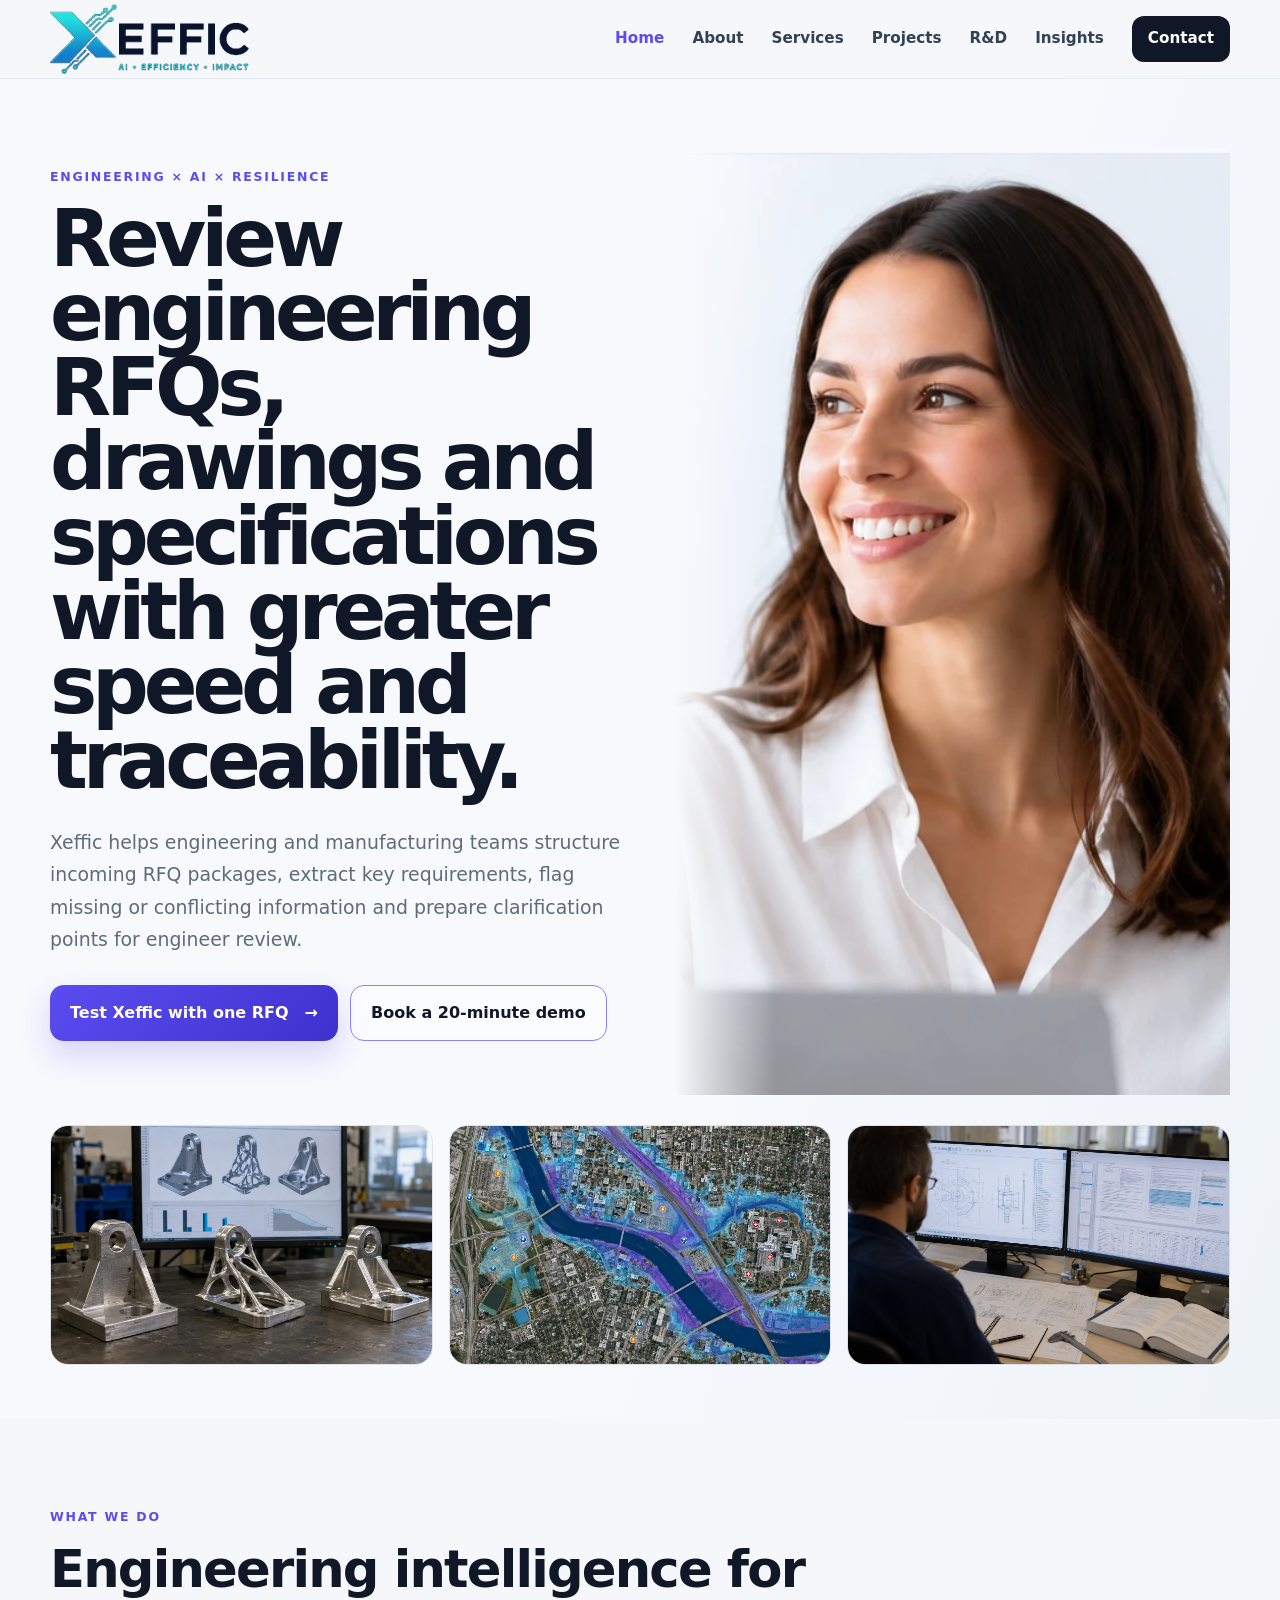
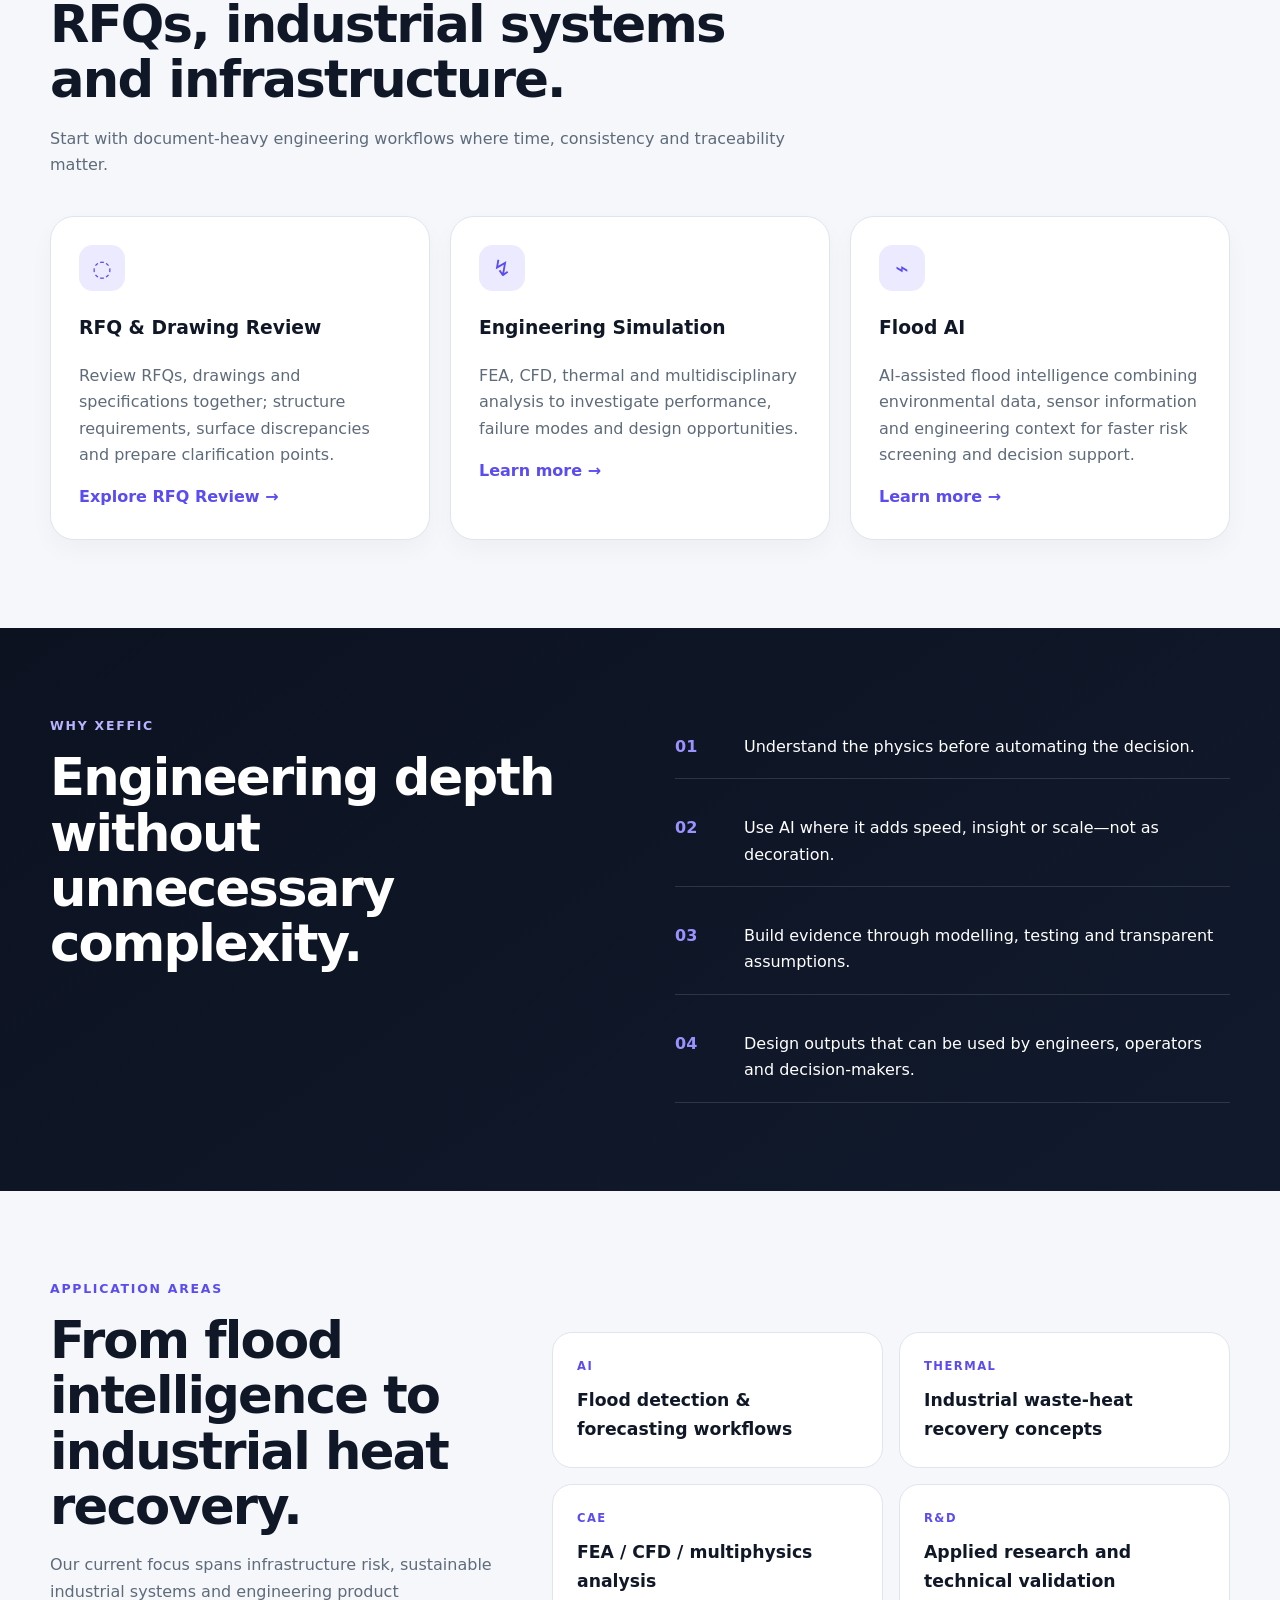
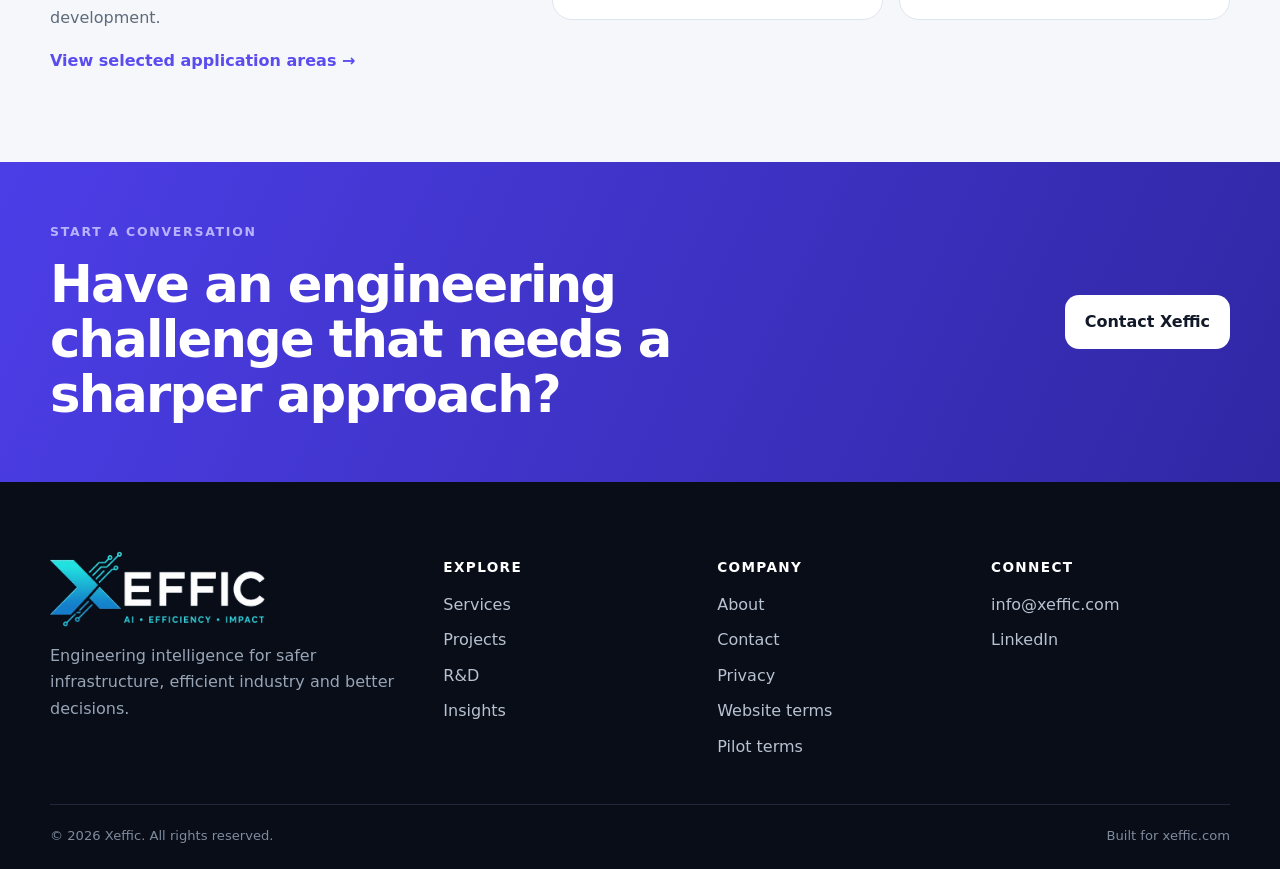
<file: index.html>
<!DOCTYPE html>

<html lang="en">
<head>
<meta charset="utf-8"/>
<meta content="width=device-width, initial-scale=1" name="viewport"/>
<title>Engineering RFQ Review &amp; Manufacturing AI | Xeffic</title>
<meta content="Xeffic helps engineering and manufacturing teams review RFQs, drawings and specifications, identify missing or conflicting information, prepare clarifications and accelerate quotation workflows." name="description"/>
<meta content="index,follow" name="robots"/>
<link href="https://xeffic.com/" rel="canonical"/>
<meta content="Engineering RFQ Review &amp; Manufacturing AI | Xeffic" property="og:title"/>
<meta content="Xeffic helps engineering and manufacturing teams review RFQs, drawings and specifications, identify missing or conflicting information, prepare clarifications and accelerate quotation workflows." property="og:description"/>
<meta content="website" property="og:type"/>
<meta content="https://xeffic.com/" property="og:url"/>
<meta content="Xeffic" property="og:site_name"/>
<meta content="website" property="og:type"/>
<meta content="https://xeffic.com/" property="og:url"/>
<meta content="Xeffic" property="og:site_name"/>
<meta content="https://xeffic.com/assets/img/xeffic-logo-dark.png" property="og:image"/>
<meta content="https://xeffic.com/assets/img/xeffic-logo-dark.png" property="og:image:secure_url"/>
<meta content="image/png" property="og:image:type"/>
<meta content="Xeffic logo" property="og:image:alt"/>
<meta content="summary_large_image" name="twitter:card"/>
<meta content="https://xeffic.com/assets/img/xeffic-logo-dark.png" name="twitter:image"/>
<meta content="summary_large_image" name="twitter:card"/>
<link href="assets/img/favicon.png" rel="icon" type="image/png"/>
<link href="assets/css/styles.css" rel="stylesheet"/>
<script defer="" src="assets/js/main.js"></script>
<script type="application/ld+json">
  {
    "@context":"https://schema.org",
    "@type":"Organization",
    "name":"Xeffic",
    "url":"https://xeffic.com",
    "email":"hello@xeffic.com",
    "description":"Engineering intelligence focused on Flood AI, industrial efficiency, simulation and sustainable technology."
  }
  </script>
<script defer="True" src="assets/js/cms-content.js"></script></head>
<body data-cms-page="home">
<a class="skip-link" href="#content">Skip to content</a>
<header class="site-header">
<div class="container nav-wrap">
<a aria-label="Xeffic home" class="brand brand-logo" href="index.html">
<img alt="Xeffic – AI, Efficiency, Impact" src="assets/img/xeffic-logo-light.png"/>
</a>
<button aria-controls="main-nav" aria-expanded="false" aria-label="Open menu" class="menu-toggle">
<span></span><span></span><span></span>
</button>
<nav aria-label="Primary" class="main-nav" id="main-nav">
<a href="index.html">Home</a>
<a href="about.html">About</a>
<a href="services.html">Services</a>
<a href="projects.html">Projects</a>
<a href="research.html">R&amp;D</a>
<a href="insights.html">Insights</a>
<a class="nav-cta" href="contact.html">Contact</a>
</nav>
</div>
</header>
<main id="content">
<section class="hero hero-photo-layout" data-cms-section="hero">
<div class="container hero-grid">
<div class="hero-copy reveal">
<div class="eyebrow">ENGINEERING × AI × RESILIENCE</div>
<h1>Review engineering RFQs, drawings and specifications with greater speed and traceability.</h1>
<p class="hero-lead">Xeffic helps engineering and manufacturing teams review RFQs, drawings and specifications, identify missing or conflicting information, prepare clarifications and accelerate quotation workflows.</p>
<div class="hero-actions">
<a class="btn btn-primary" href="rfq-review.html">Test Xeffic with one RFQ <span aria-hidden="true">→</span></a>
<a class="btn btn-secondary" href="contact.html">Book a 20-minute demo</a>
</div>
</div>
<div class="hero-photo reveal delay-1">
<img alt="Engineering professional working with a laptop and looking toward the Xeffic message" data-cms-primary-image="true" src="assets/img/hero-woman.webp"/>
</div>
</div>
</section>
<section class="section" data-cms-section="what-we-do">
<div class="container">
<div class="section-head reveal">
<div class="eyebrow">WHAT WE DO</div>
<h2>Engineering intelligence for RFQs, industrial systems and infrastructure.</h2>
<p>Start with document-heavy engineering workflows where time, consistency and traceability matter.</p>
</div>
<div class="cards cards-3">
<article class="card feature-card reveal" data-cms-card="what-we-do-card-1">
<div class="icon">◌</div>
<h3>RFQ &amp; Drawing Review</h3>
<p>Review RFQs, drawings and specifications together; structure requirements, surface discrepancies and prepare clarification points.</p>
<a href="rfq-review.html">Explore RFQ Review →</a>
</article>
<article class="card feature-card reveal delay-1" data-cms-card="what-we-do-card-2">
<div class="icon">↯</div>
<h3>Industrial Energy</h3>
<p>Waste-heat recovery, thermal systems, feasibility assessment and performance modelling for energy-intensive industrial processes.</p>
<a href="services.html#energy">Learn more →</a>
</article>
<article class="card feature-card reveal delay-2" data-cms-card="what-we-do-card-3">
<div class="icon">⌁</div>
<h3>Engineering Simulation</h3>
<p>FEA, CFD, thermal and multidisciplinary analysis to investigate performance, failure modes and design opportunities.</p>
<a href="services.html#simulation">Learn more →</a>
</article>
</div>
</div>
</section>
<section class="section section-dark" data-cms-section="engineering-depth-without-unnecessary-complexity">
<div class="container split">
<div class="reveal">
<div class="eyebrow light">WHY XEFFIC</div>
<h2>Engineering depth without unnecessary complexity.</h2>
</div>
<div class="principles reveal delay-1">
<div data-cms-item="engineering-depth-without-unnecessary-complexity-item-1"><strong>01</strong><span>Understand the physics before automating the decision.</span></div>
<div data-cms-item="engineering-depth-without-unnecessary-complexity-item-2"><strong>02</strong><span>Use AI where it adds speed, insight or scale—not as decoration.</span></div>
<div data-cms-item="engineering-depth-without-unnecessary-complexity-item-3"><strong>03</strong><span>Build evidence through modelling, testing and transparent assumptions.</span></div>
<div data-cms-item="engineering-depth-without-unnecessary-complexity-item-4"><strong>04</strong><span>Design outputs that can be used by engineers, operators and decision-makers.</span></div>
</div>
</div>
</section>
<section class="section" data-cms-section="from-flood-intelligence-to-industrial-heat-recov">
<div class="container project-highlight">
<div class="reveal">
<div class="eyebrow">APPLICATION AREAS</div>
<h2>From flood intelligence to industrial heat recovery.</h2>
<p>Our current focus spans infrastructure risk, sustainable industrial systems and engineering product development.</p>
<a class="text-link" href="projects.html">View selected application areas →</a>
</div>
<div class="metric-grid reveal delay-1">
<div class="metric" data-cms-item="from-flood-intelligence-to-industrial-heat-recov-item-1"><span>AI</span><strong>Flood detection &amp; forecasting workflows</strong></div>
<div class="metric" data-cms-item="from-flood-intelligence-to-industrial-heat-recov-item-2"><span>THERMAL</span><strong>Industrial waste-heat recovery concepts</strong></div>
<div class="metric" data-cms-item="from-flood-intelligence-to-industrial-heat-recov-item-3"><span>CAE</span><strong>FEA / CFD / multiphysics analysis</strong></div>
<div class="metric" data-cms-item="from-flood-intelligence-to-industrial-heat-recov-item-4"><span>R&amp;D</span><strong>Applied research and technical validation</strong></div>
</div>
</div>
</section>
<section class="cta-band" data-cms-section="cta">
<div class="container cta-wrap reveal">
<div>
<div class="eyebrow light">START A CONVERSATION</div>
<h2>Have an engineering challenge that needs a sharper approach?</h2>
</div>
<a class="btn btn-light" href="contact.html">Contact Xeffic</a>
</div>
</section>
</main>
<footer class="site-footer">
<div class="container footer-grid">
<div>
<a class="brand footer-brand brand-logo" href="index.html"><img alt="Xeffic – AI, Efficiency, Impact" src="assets/img/xeffic-logo-dark.png"/></a>
<p>Engineering intelligence for safer infrastructure, efficient industry and better decisions.</p>
</div>
<div>
<h3>Explore</h3>
<a href="services.html">Services</a>
<a href="projects.html">Projects</a>
<a href="research.html">R&amp;D</a>
<a href="insights.html">Insights</a>
</div>
<div>
<h3>Company</h3>
<a href="about.html">About</a>
<a href="contact.html">Contact</a>
<a href="privacy.html">Privacy</a>
<a href="terms.html">Website terms</a>
<a href="pilot-terms.html">Pilot terms</a>
</div>
<div>
<h3>Connect</h3>
<a href="mailto:hello@xeffic.com">hello@xeffic.com</a>
<a href="https://www.linkedin.com/" rel="noopener" target="_blank">LinkedIn</a>
</div>
</div>
<div class="container footer-bottom">
<span>© <span id="year"></span> Xeffic. All rights reserved.</span>
<span>Built for xeffic.com</span>
</div>
</footer>
</body>
</html>
</file>
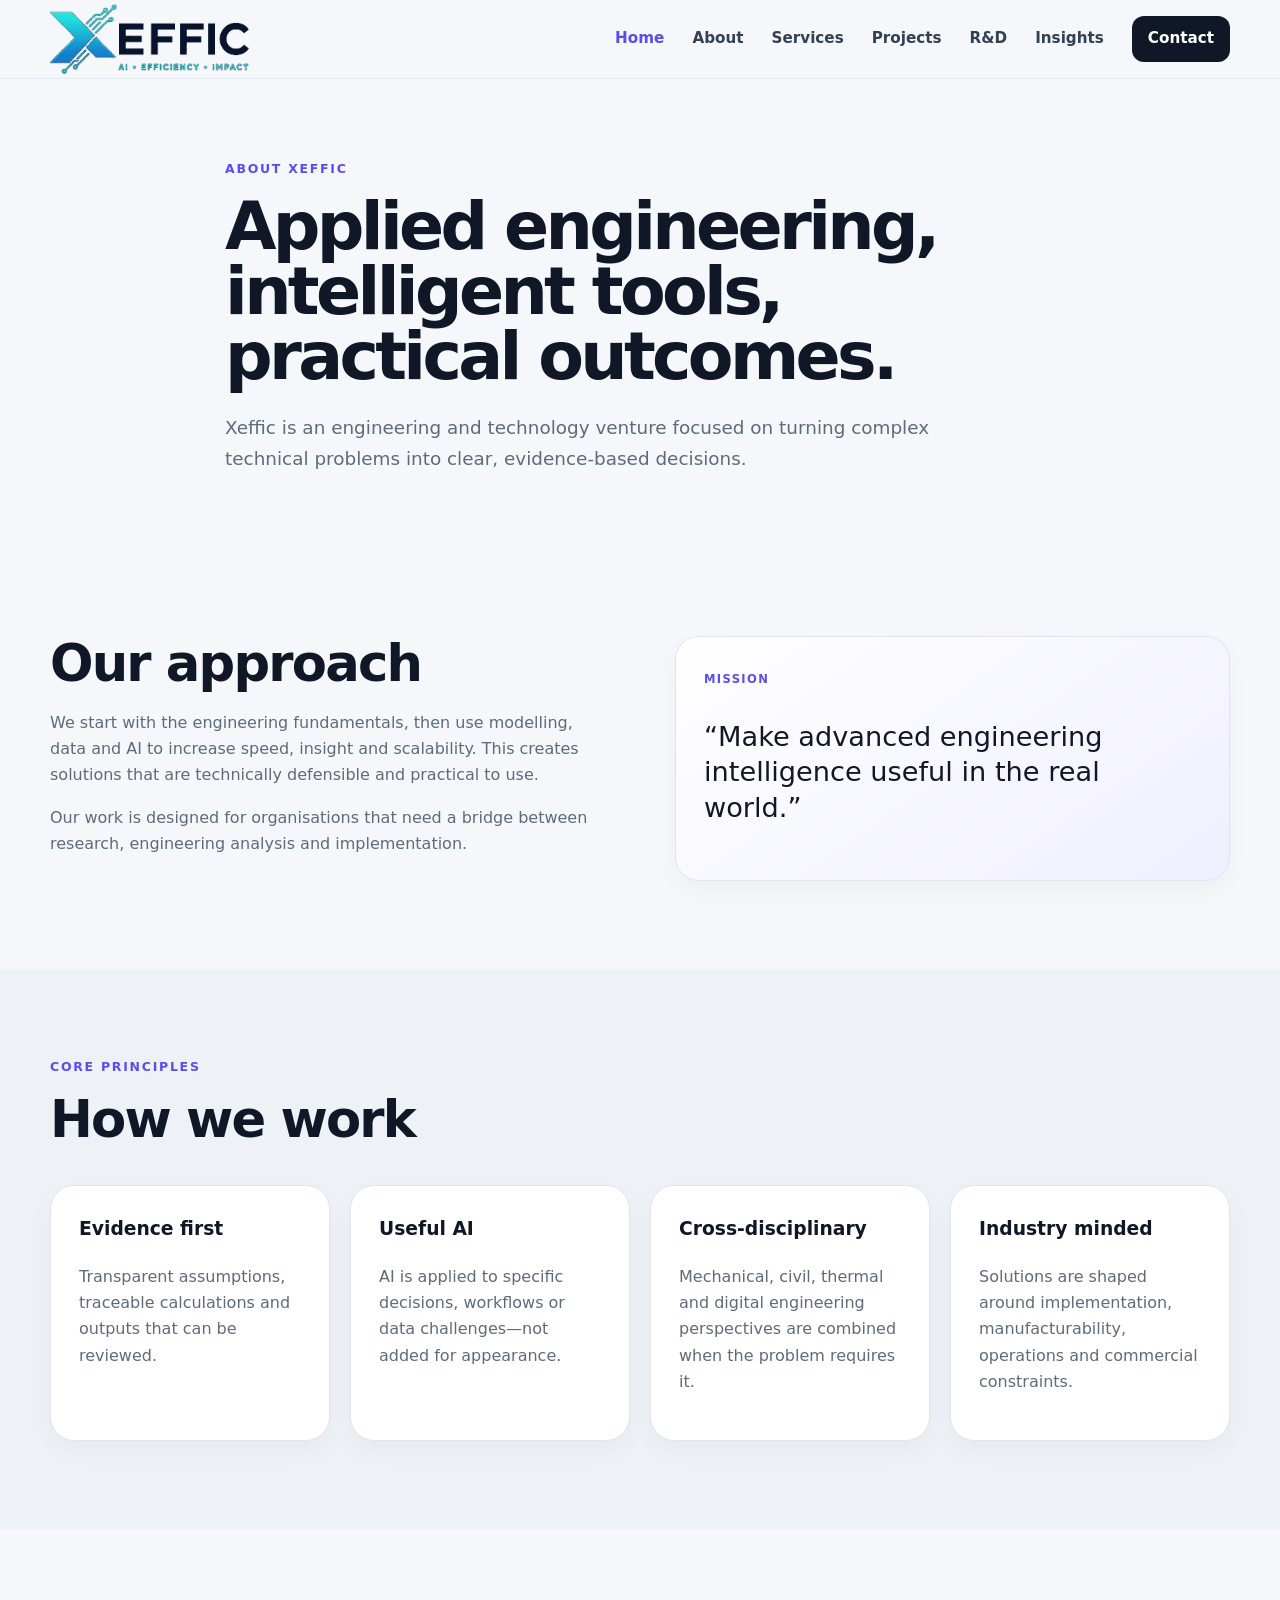
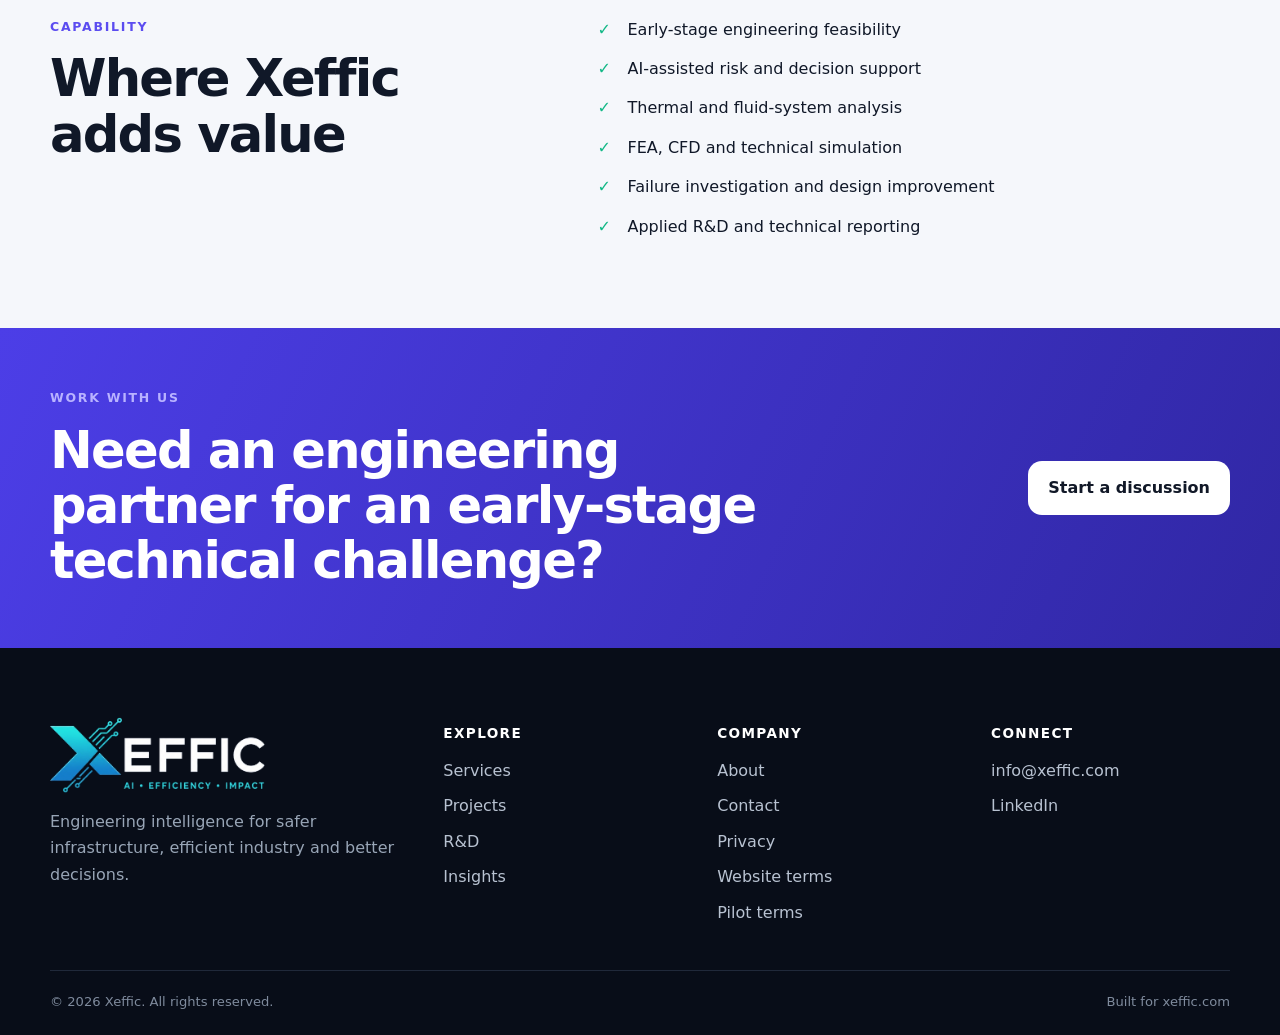
<file: about.html>
<!DOCTYPE html>

<html lang="en">
<head>
<meta charset="utf-8"/>
<meta content="width=device-width, initial-scale=1" name="viewport"/>
<title>About Xeffic | Applied Engineering &amp; AI</title>
<meta content="Learn about Xeffic's approach to applied engineering, useful AI, simulation and industry-focused R&amp;D." name="description"/>
<meta content="index,follow" name="robots"/>
<link href="https://xeffic.com/about.html" rel="canonical"/>
<meta content="About Xeffic | Applied Engineering &amp; AI" property="og:title"/>
<meta content="Learn about Xeffic's approach to applied engineering, useful AI, simulation and industry-focused R&amp;D." property="og:description"/>
<meta content="website" property="og:type"/>
<meta content="https://xeffic.com/about.html" property="og:url"/>
<meta content="Xeffic" property="og:site_name"/>
<meta content="summary_large_image" name="twitter:card"/>
<link href="assets/img/favicon.png" rel="icon" type="image/png"/>
<link href="assets/css/styles.css" rel="stylesheet"/>
<script defer="" src="assets/js/main.js"></script>
<script type="application/ld+json">
  {
    "@context":"https://schema.org",
    "@type":"Organization",
    "name":"Xeffic",
    "url":"https://xeffic.com",
    "email":"hello@xeffic.com",
    "description":"Engineering intelligence focused on Flood AI, industrial efficiency, simulation and sustainable technology."
  }
  </script>
<script defer="True" src="assets/js/cms-content.js"></script></head>
<body data-cms-page="about">
<a class="skip-link" href="#content">Skip to content</a>
<header class="site-header">
<div class="container nav-wrap">
<a aria-label="Xeffic home" class="brand brand-logo" href="index.html">
<img alt="Xeffic – AI, Efficiency, Impact" src="assets/img/xeffic-logo-light.png"/>
</a>
<button aria-controls="main-nav" aria-expanded="false" aria-label="Open menu" class="menu-toggle">
<span></span><span></span><span></span>
</button>
<nav aria-label="Primary" class="main-nav" id="main-nav">
<a href="index.html">Home</a>
<a href="about.html">About</a>
<a href="services.html">Services</a>
<a href="projects.html">Projects</a>
<a href="research.html">R&amp;D</a>
<a href="insights.html">Insights</a>
<a class="nav-cta" href="contact.html">Contact</a>
</nav>
</div>
</header>
<main id="content">
<section class="page-hero" data-cms-section="hero">
<div class="container narrow reveal">
<div class="eyebrow">ABOUT XEFFIC</div>
<h1>Applied engineering, intelligent tools, practical outcomes.</h1>
<p>Xeffic is an engineering and technology venture focused on turning complex technical problems into clear, evidence-based decisions.</p>
</div>
</section>
<section class="section" data-cms-section="our-approach">
<div class="container split">
<div class="reveal">
<h2>Our approach</h2>
<p>We start with the engineering fundamentals, then use modelling, data and AI to increase speed, insight and scalability. This creates solutions that are technically defensible and practical to use.</p>
<p>Our work is designed for organisations that need a bridge between research, engineering analysis and implementation.</p>
</div>
<div class="card statement-card reveal delay-1">
<span class="kicker">MISSION</span>
<p class="big-quote">“Make advanced engineering intelligence useful in the real world.”</p>
</div>
</div>
</section>
<section class="section section-soft" data-cms-section="core-principles">
<div class="container">
<div class="section-head reveal">
<div class="eyebrow">CORE PRINCIPLES</div>
<h2>How we work</h2>
</div>
<div class="cards cards-4">
<article class="card reveal" data-cms-card="core-principles-card-1"><h3>Evidence first</h3><p>Transparent assumptions, traceable calculations and outputs that can be reviewed.</p></article>
<article class="card reveal delay-1" data-cms-card="core-principles-card-2"><h3>Useful AI</h3><p>AI is applied to specific decisions, workflows or data challenges—not added for appearance.</p></article>
<article class="card reveal delay-2" data-cms-card="core-principles-card-3"><h3>Cross-disciplinary</h3><p>Mechanical, civil, thermal and digital engineering perspectives are combined when the problem requires it.</p></article>
<article class="card reveal delay-3" data-cms-card="core-principles-card-4"><h3>Industry minded</h3><p>Solutions are shaped around implementation, manufacturability, operations and commercial constraints.</p></article>
</div>
</div>
</section>
<section class="section" data-cms-section="where-xeffic-adds-value">
<div class="container two-col-list">
<div class="reveal">
<div class="eyebrow">CAPABILITY</div>
<h2>Where Xeffic adds value</h2>
</div>
<ul class="check-list reveal delay-1">
<li>Early-stage engineering feasibility</li>
<li>AI-assisted risk and decision support</li>
<li>Thermal and fluid-system analysis</li>
<li>FEA, CFD and technical simulation</li>
<li>Failure investigation and design improvement</li>
<li>Applied R&amp;D and technical reporting</li>
</ul>
</div>
</section>
<section class="cta-band" data-cms-section="cta">
<div class="container cta-wrap reveal">
<div><div class="eyebrow light">WORK WITH US</div><h2>Need an engineering partner for an early-stage technical challenge?</h2></div>
<a class="btn btn-light" href="contact.html">Start a discussion</a>
</div>
</section>
</main>
<footer class="site-footer">
<div class="container footer-grid">
<div>
<a class="brand footer-brand brand-logo" href="index.html"><img alt="Xeffic – AI, Efficiency, Impact" src="assets/img/xeffic-logo-dark.png"/></a>
<p>Engineering intelligence for safer infrastructure, efficient industry and better decisions.</p>
</div>
<div>
<h3>Explore</h3>
<a href="services.html">Services</a>
<a href="projects.html">Projects</a>
<a href="research.html">R&amp;D</a>
<a href="insights.html">Insights</a>
</div>
<div>
<h3>Company</h3>
<a href="about.html">About</a>
<a href="contact.html">Contact</a>
<a href="privacy.html">Privacy</a>
<a href="terms.html">Website terms</a>
<a href="pilot-terms.html">Pilot terms</a>
</div>
<div>
<h3>Connect</h3>
<a href="mailto:hello@xeffic.com">hello@xeffic.com</a>
<a href="https://www.linkedin.com/" rel="noopener" target="_blank">LinkedIn</a>
</div>
</div>
<div class="container footer-bottom">
<span>© <span id="year"></span> Xeffic. All rights reserved.</span>
<span>Built for xeffic.com</span>
</div>
</footer>
</body>
</html>
</file>
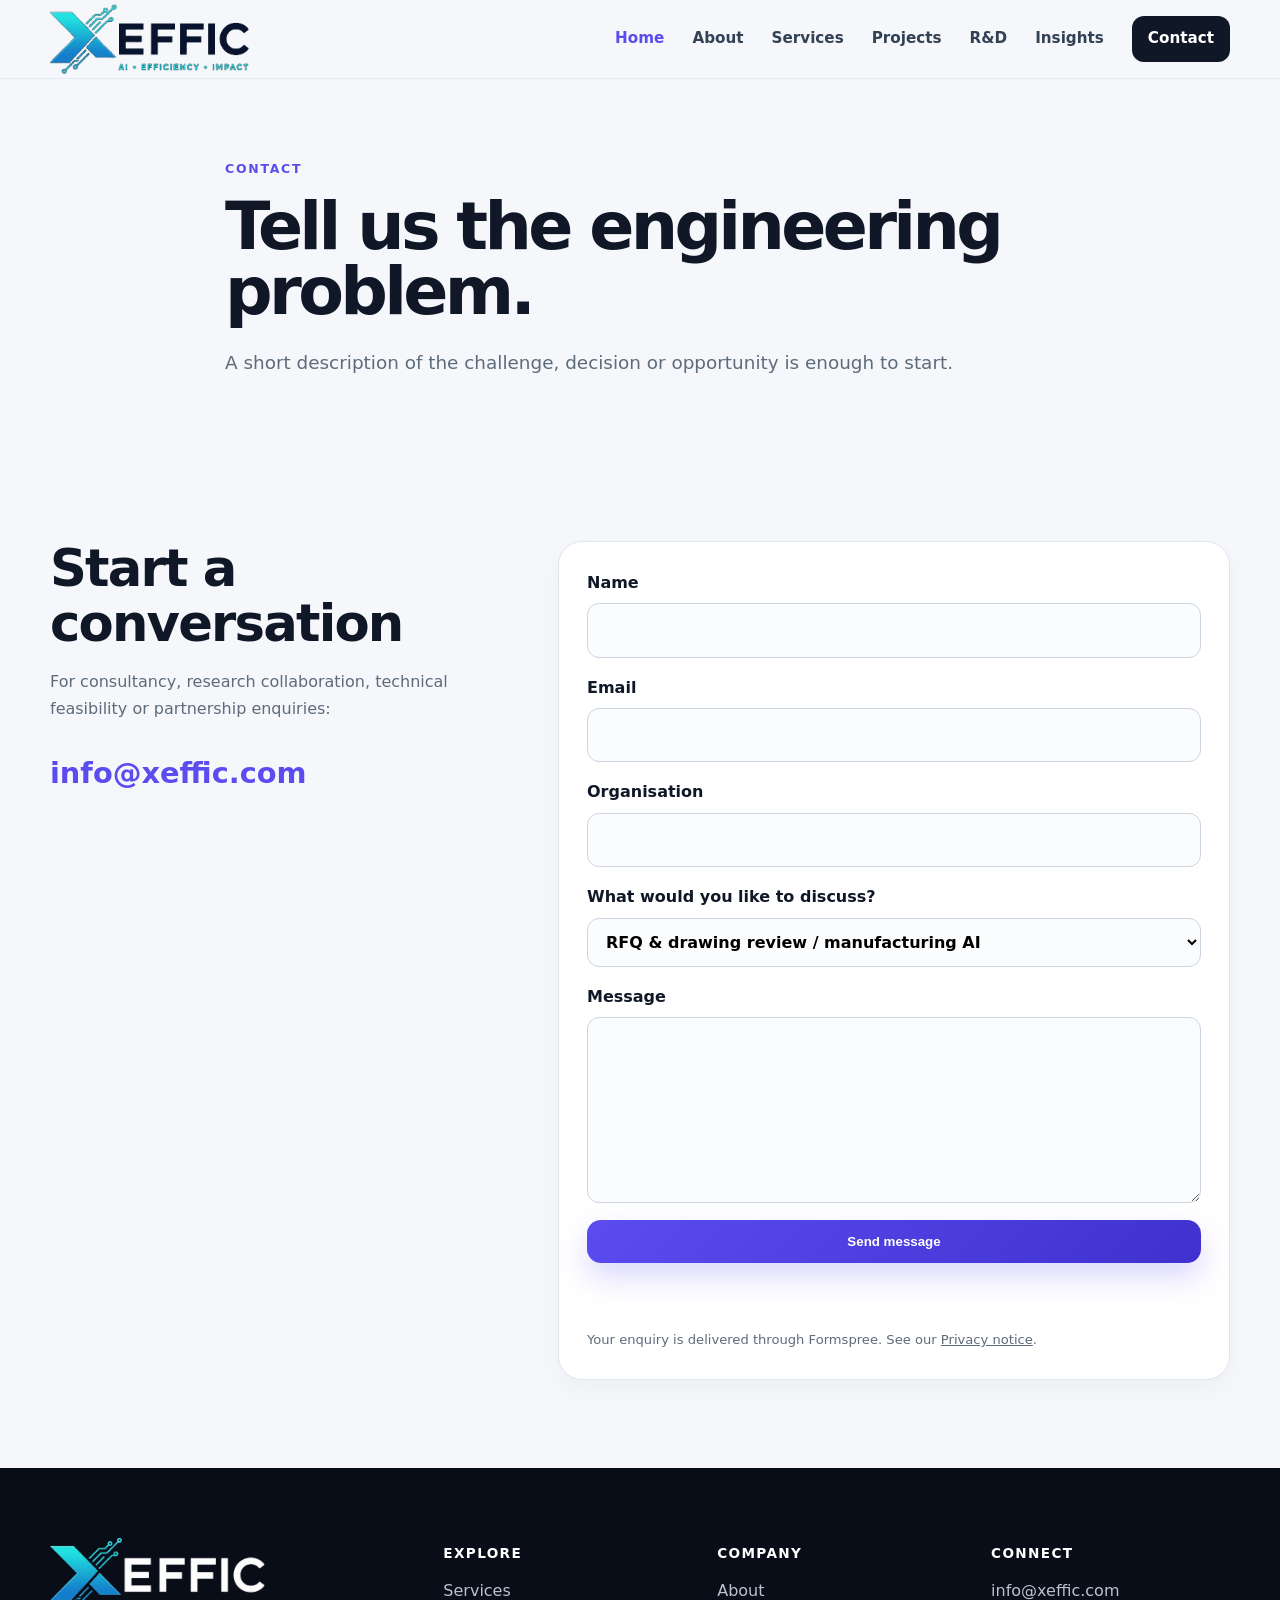
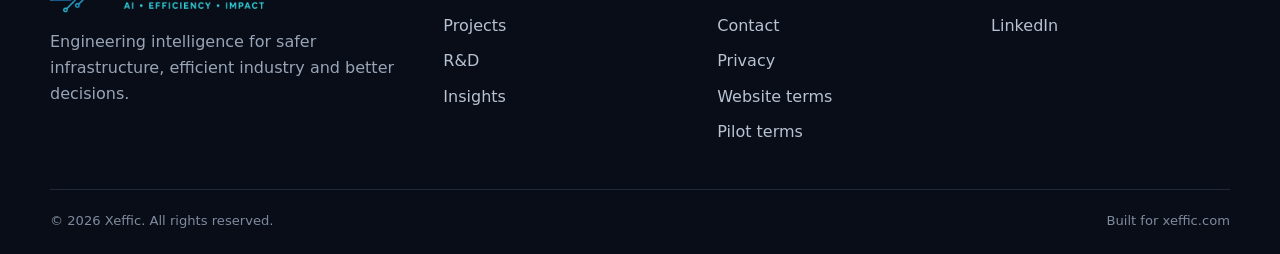
<file: contact.html>
<!DOCTYPE html>
<html lang="en">
<head>
<meta charset="utf-8"/>
<meta content="width=device-width, initial-scale=1" name="viewport"/>
<title>Contact Xeffic | Engineering Consultancy &amp; R&amp;D</title>
<meta content="Contact Xeffic to test engineering RFQ and drawing review, manufacturing AI, industrial energy, simulation, Flood AI or applied R&amp;D." name="description"/>
<meta content="index,follow" name="robots"/>
<link href="https://xeffic.com/contact.html" rel="canonical"/>
<meta content="Contact Xeffic | Engineering Consultancy &amp; R&amp;D" property="og:title"/>
<meta content="Contact Xeffic to test engineering RFQ and drawing review, manufacturing AI, industrial energy, simulation, Flood AI or applied R&amp;D." property="og:description"/>
<meta content="website" property="og:type"/>
<meta content="https://xeffic.com/contact.html" property="og:url"/>
<meta content="Xeffic" property="og:site_name"/>
<meta content="summary_large_image" name="twitter:card"/>
<link href="assets/img/favicon.png" rel="icon" type="image/png"/>
<link href="assets/css/styles.css" rel="stylesheet"/>
<script defer="" src="assets/js/main.js"></script>
<script type="application/ld+json">
  {
    "@context":"https://schema.org",
    "@type":"Organization",
    "name":"Xeffic",
    "url":"https://xeffic.com",
    "email":"hello@xeffic.com",
    "description":"Engineering intelligence focused on Flood AI, industrial efficiency, simulation and sustainable technology."
  }
  </script>
<script defer="True" src="assets/js/cms-content.js"></script></head>
<body data-cms-page="contact">
<a class="skip-link" href="#content">Skip to content</a>
<header class="site-header">
<div class="container nav-wrap">
<a aria-label="Xeffic home" class="brand brand-logo" href="index.html">
<img alt="Xeffic – AI, Efficiency, Impact" src="assets/img/xeffic-logo-light.png"/>
</a>
<button aria-controls="main-nav" aria-expanded="false" aria-label="Open menu" class="menu-toggle">
<span></span><span></span><span></span>
</button>
<nav aria-label="Primary" class="main-nav" id="main-nav">
<a href="index.html">Home</a>
<a href="about.html">About</a>
<a href="services.html">Services</a>
<a href="projects.html">Projects</a>
<a href="research.html">R&amp;D</a>
<a href="insights.html">Insights</a>
<a class="nav-cta" href="contact.html">Contact</a>
</nav>
</div>
</header>
<main id="content">
<section class="page-hero" data-cms-section="hero">
<div class="container narrow reveal">
<div class="eyebrow">CONTACT</div>
<h1>Tell us the engineering problem.</h1>
<p>A short description of the challenge, decision or opportunity is enough to start.</p>
</div>
</section>
<section class="section" data-cms-section="start-a-conversation">
<div class="container contact-grid">
<div class="reveal">
<h2>Start a conversation</h2>
<p>For consultancy, research collaboration, technical feasibility or partnership enquiries:</p>
<a class="contact-email" href="mailto:hello@xeffic.com">hello@xeffic.com</a>
<div class="contact-note">
</div>
</div>
<form class="card contact-form reveal delay-1" id="contact-form">
<label>
        Name
        <input autocomplete="name" id="name" name="name" required="" type="text"/>
</label>
<label>
        Email
        <input autocomplete="email" id="email" name="email" required="" type="email"/>
</label>
<label>
        Organisation
        <input autocomplete="organization" id="org" name="organisation" type="text"/>
</label>
<label>
        What would you like to discuss?
        <select id="topic" name="topic">
<option>RFQ &amp; drawing review / manufacturing AI</option>
<option>AI &amp; digital engineering</option>
<option>Industrial energy / waste heat</option>
<option>Flood AI</option>
<option>Engineering simulation</option>
<option>Carbon &amp; sustainability</option>
<option>Applied R&amp;D</option>
<option>Other</option>
</select>
</label>
<label>
        Message
        <textarea id="message" name="message" required="" rows="6"></textarea>
</label>
<input class="form-honeypot" name="_gotcha" tabindex="-1" autocomplete="off" aria-hidden="true" type="text">
<button class="btn btn-primary" type="submit">Send message</button>
<p class="form-status" id="form-status" role="status" aria-live="polite"></p>
<p class="form-note">Your enquiry is delivered through Formspree. See our <a href="privacy.html">Privacy notice</a>.</p>
</form>
</div>
</section>
</main>
<footer class="site-footer">
<div class="container footer-grid">
<div>
<a class="brand footer-brand brand-logo" href="index.html"><img alt="Xeffic – AI, Efficiency, Impact" src="assets/img/xeffic-logo-dark.png"/></a>
<p>Engineering intelligence for safer infrastructure, efficient industry and better decisions.</p>
</div>
<div>
<h3>Explore</h3>
<a href="services.html">Services</a>
<a href="projects.html">Projects</a>
<a href="research.html">R&amp;D</a>
<a href="insights.html">Insights</a>
</div>
<div>
<h3>Company</h3>
<a href="about.html">About</a>
<a href="contact.html">Contact</a>
<a href="privacy.html">Privacy</a>
<a href="terms.html">Website terms</a>
<a href="pilot-terms.html">Pilot terms</a>
</div>
<div>
<h3>Connect</h3>
<a href="mailto:hello@xeffic.com">hello@xeffic.com</a>
<a href="https://www.linkedin.com/" rel="noopener" target="_blank">LinkedIn</a>
</div>
</div>
<div class="container footer-bottom">
<span>© <span id="year"></span> Xeffic. All rights reserved.</span>
<span>Built for xeffic.com</span>
</div>
</footer>
</body>
</html>
</file>
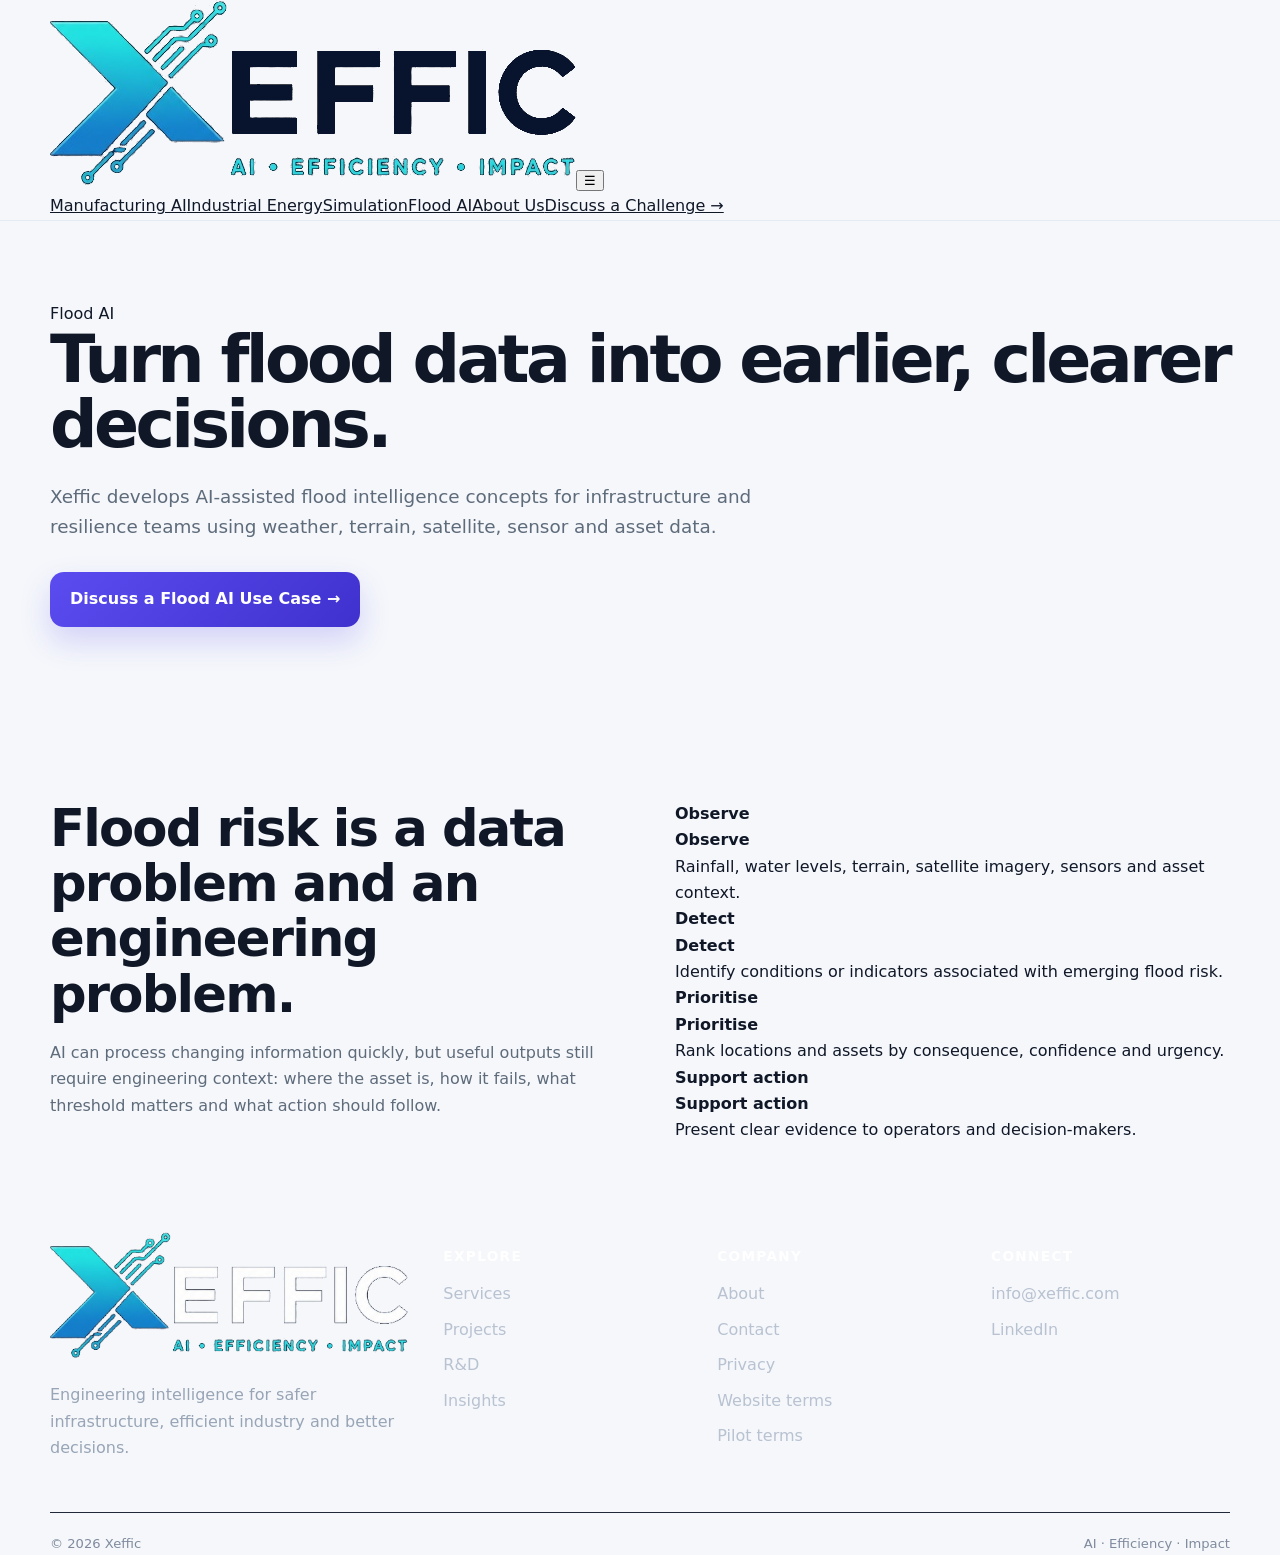
<file: flood-ai.html>
<!DOCTYPE html>
<html lang="en"><head><meta charset="utf-8"/><meta content="width=device-width,initial-scale=1" name="viewport"/><title>Flood AI | Xeffic</title><meta content="AI-assisted flood intelligence and engineering decision support for infrastructure and resilience." name="description"/><meta content="index,follow" name="robots"/><link href="styles.css" rel="stylesheet"/><script defer="" src="main.js"></script><script defer="True" src="assets/js/cms-content.js"></script></head><body data-cms-page="flood-ai"><header class="site-header"><div class="container navbar"><a class="logo-link" href="index.html"><img alt="Xeffic - AI, Efficiency, Impact" class="logo-img" src="xeffic-logo-web.png"/></a><button aria-label="Open menu" class="menu">☰</button><nav class="nav-links"><a href="manufacturing-ai.html">Manufacturing AI</a><a href="services.html#energy">Industrial Energy</a><a href="services.html#simulation">Simulation</a><a href="flood-ai.html">Flood AI</a><a href="about.html">About Us</a><a class="nav-cta" href="contact.html">Discuss a Challenge →</a></nav></div></header><main><section class="page-hero" data-cms-section="hero"><div class="container"><div class="page-box"><div class="pill">Flood AI</div><h1>Turn flood data into earlier, clearer decisions.</h1><p>Xeffic develops AI-assisted flood intelligence concepts for infrastructure and resilience teams using weather, terrain, satellite, sensor and asset data.</p><div class="hero-actions"><a class="btn btn-primary" href="contact.html">Discuss a Flood AI Use Case →</a></div></div></div></section><section class="section" data-cms-section="flood-risk-is-a-data-problem-and-an-engineering-"><div class="container split"><div><h2>Flood risk is a data problem and an engineering problem.</h2><p>AI can process changing information quickly, but useful outputs still require engineering context: where the asset is, how it fails, what threshold matters and what action should follow.</p></div><div class="steps"><div class="step" data-cms-item="flood-risk-is-a-data-problem-and-an-engineering--item-1"><b>01</b><div><strong>Observe</strong><br/><span>Rainfall, water levels, terrain, satellite imagery, sensors and asset context.</span></div></div><div class="step" data-cms-item="flood-risk-is-a-data-problem-and-an-engineering--item-2"><b>02</b><div><strong>Detect</strong><br/><span>Identify conditions or indicators associated with emerging flood risk.</span></div></div><div class="step" data-cms-item="flood-risk-is-a-data-problem-and-an-engineering--item-3"><b>03</b><div><strong>Prioritise</strong><br/><span>Rank locations and assets by consequence, confidence and urgency.</span></div></div><div class="step" data-cms-item="flood-risk-is-a-data-problem-and-an-engineering--item-4"><b>04</b><div><strong>Support action</strong><br/><span>Present clear evidence to operators and decision-makers.</span></div></div></div></div></section></main><footer><div class="container footer-grid"><div><img alt="Xeffic" class="footer-logo" src="xeffic-logo-web.png"/><p>AI solutions for engineering and industry — focused on practical technical challenges, measurable efficiency and resilient decision-making.</p></div><div><strong>Capabilities</strong><a href="manufacturing-ai.html">Manufacturing AI</a><a href="services.html#energy">Industrial Energy</a><a href="services.html#simulation">Simulation</a><a href="flood-ai.html">Flood AI</a></div><div><strong>Company</strong><a href="about.html">About Us</a><a href="contact.html">Contact</a><a href="privacy.html">Privacy</a><a href="terms.html">Website terms</a><a href="pilot-terms.html">Pilot terms</a></div><div><strong>Contact</strong><a href="mailto:info@xeffic.com">info@xeffic.com</a><a href="mailto:hirbod@xeffic.com">hirbod@xeffic.com</a><a href="https://xeffic.com">xeffic.com</a></div></div><div class="container footer-bottom"><span>© <span id="year"></span> Xeffic</span><span>AI · Efficiency · Impact</span></div></footer></body></html>
</file>
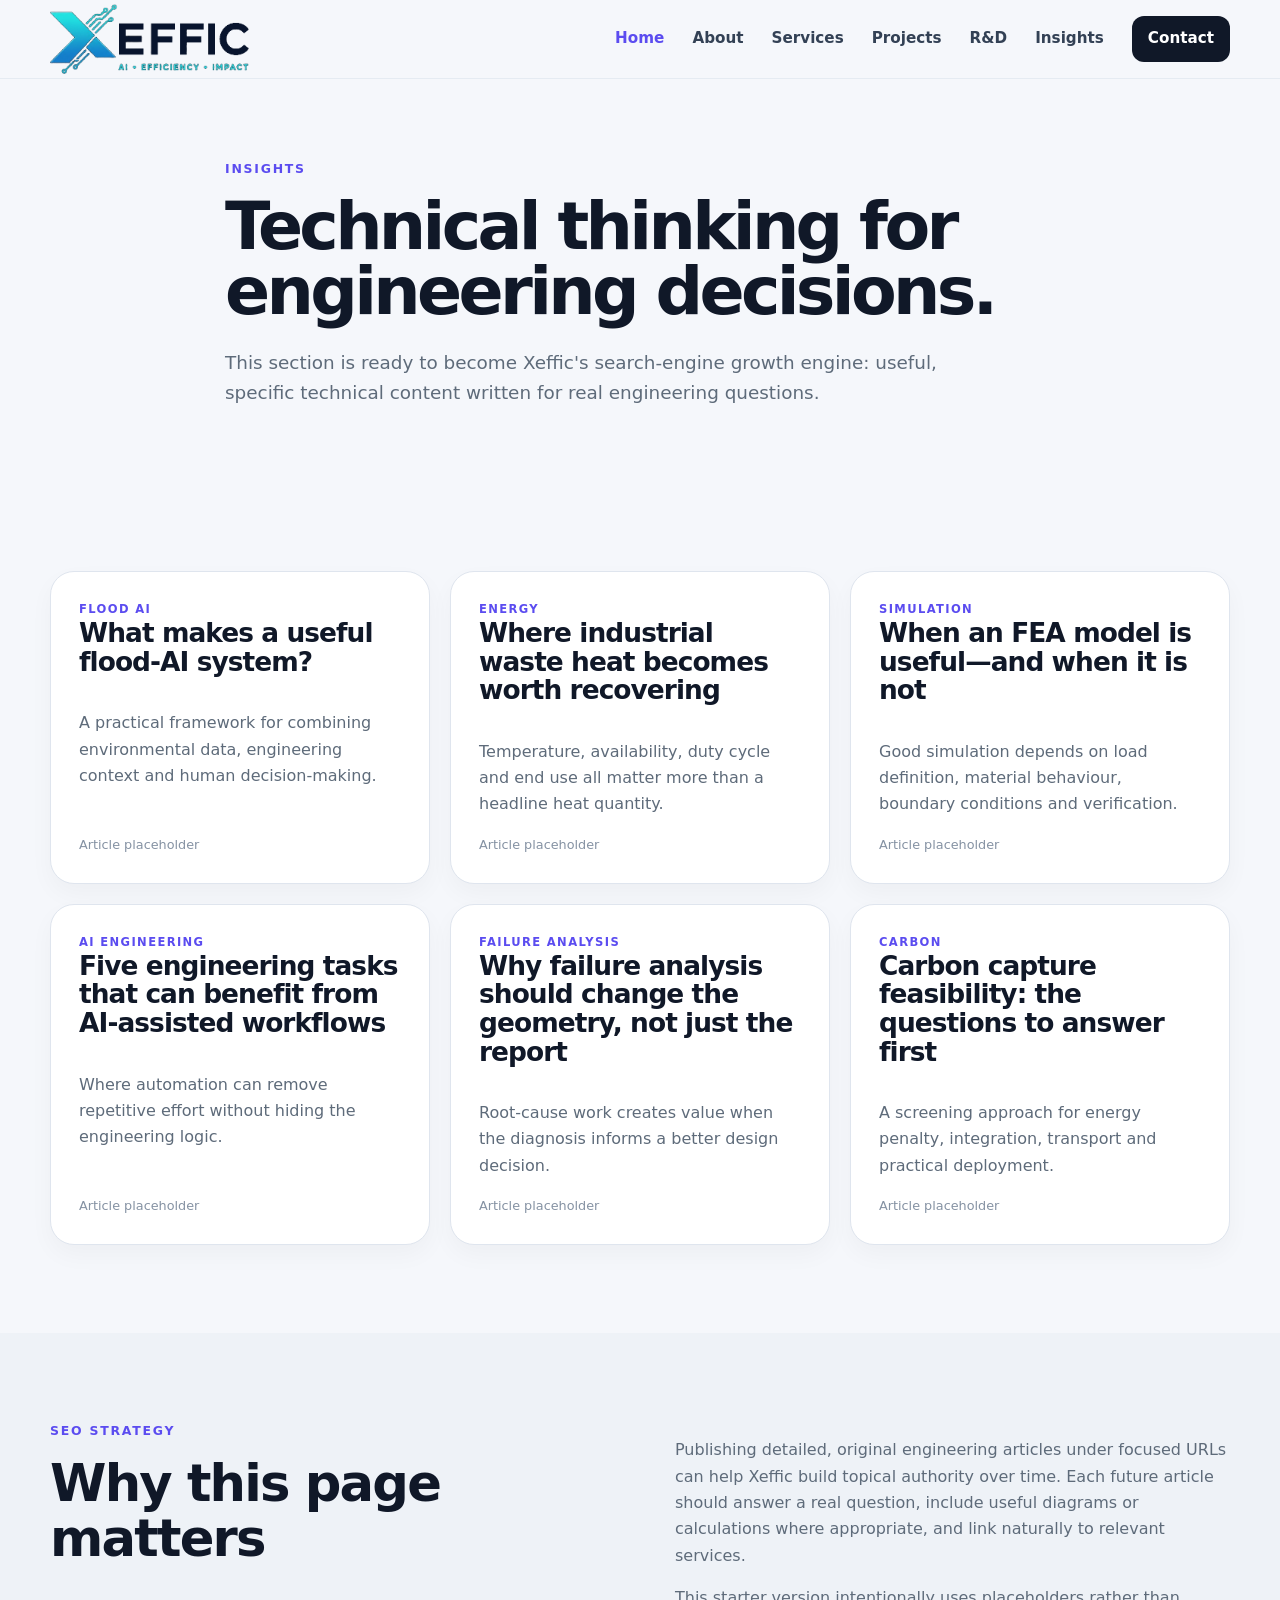
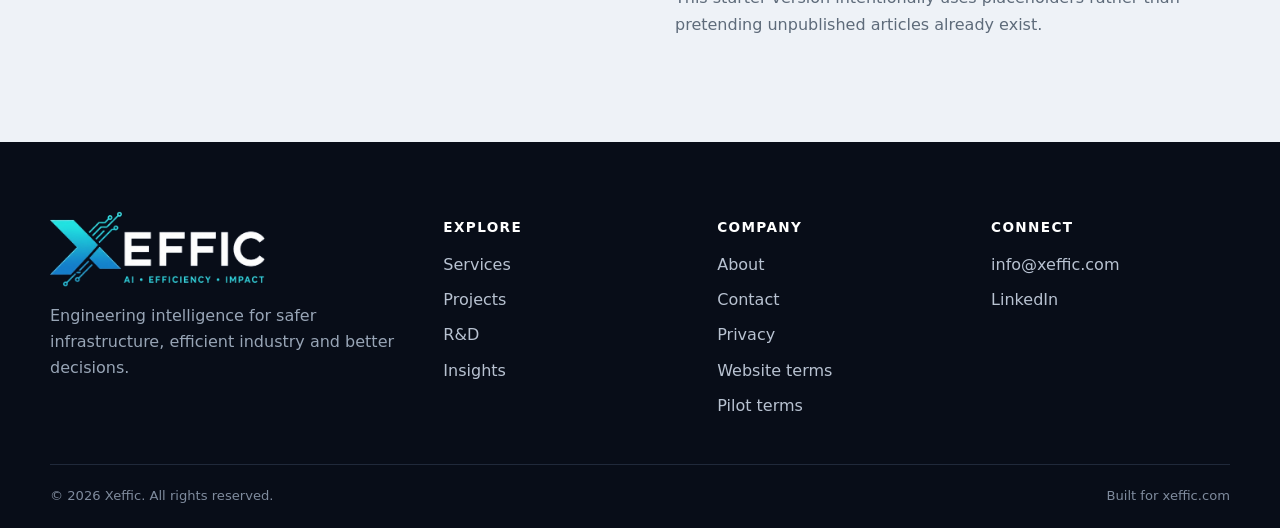
<file: insights.html>
<!DOCTYPE html>

<html lang="en">
<head>
<meta charset="utf-8"/>
<meta content="width=device-width, initial-scale=1" name="viewport"/>
<title>Engineering Insights | Xeffic</title>
<meta content="Technical insights from Xeffic on Flood AI, industrial heat recovery, simulation, AI engineering and carbon systems." name="description"/>
<meta content="index,follow" name="robots"/>
<link href="https://xeffic.com/insights.html" rel="canonical"/>
<meta content="Engineering Insights | Xeffic" property="og:title"/>
<meta content="Technical insights from Xeffic on Flood AI, industrial heat recovery, simulation, AI engineering and carbon systems." property="og:description"/>
<meta content="website" property="og:type"/>
<meta content="https://xeffic.com/insights.html" property="og:url"/>
<meta content="Xeffic" property="og:site_name"/>
<meta content="summary_large_image" name="twitter:card"/>
<link href="assets/img/favicon.png" rel="icon" type="image/png"/>
<link href="assets/css/styles.css" rel="stylesheet"/>
<script defer="" src="assets/js/main.js"></script>
<script type="application/ld+json">
  {
    "@context":"https://schema.org",
    "@type":"Organization",
    "name":"Xeffic",
    "url":"https://xeffic.com",
    "email":"hello@xeffic.com",
    "description":"Engineering intelligence focused on Flood AI, industrial efficiency, simulation and sustainable technology."
  }
  </script>
<script defer="True" src="assets/js/cms-content.js"></script></head>
<body data-cms-page="insights">
<a class="skip-link" href="#content">Skip to content</a>
<header class="site-header">
<div class="container nav-wrap">
<a aria-label="Xeffic home" class="brand brand-logo" href="index.html">
<img alt="Xeffic – AI, Efficiency, Impact" src="assets/img/xeffic-logo-light.png"/>
</a>
<button aria-controls="main-nav" aria-expanded="false" aria-label="Open menu" class="menu-toggle">
<span></span><span></span><span></span>
</button>
<nav aria-label="Primary" class="main-nav" id="main-nav">
<a href="index.html">Home</a>
<a href="about.html">About</a>
<a href="services.html">Services</a>
<a href="projects.html">Projects</a>
<a href="research.html">R&amp;D</a>
<a href="insights.html">Insights</a>
<a class="nav-cta" href="contact.html">Contact</a>
</nav>
</div>
</header>
<main id="content">
<section class="page-hero" data-cms-section="hero">
<div class="container narrow reveal">
<div class="eyebrow">INSIGHTS</div>
<h1>Technical thinking for engineering decisions.</h1>
<p>This section is ready to become Xeffic's search-engine growth engine: useful, specific technical content written for real engineering questions.</p>
</div>
</section>
<section class="section" data-cms-section="what-makes-a-useful-flood-ai-system">
<div class="container">
<div class="cards cards-3">
<article class="card insight-card reveal" data-cms-card="what-makes-a-useful-flood-ai-system-card-1">
<span class="tag">FLOOD AI</span>
<h2>What makes a useful flood-AI system?</h2>
<p>A practical framework for combining environmental data, engineering context and human decision-making.</p>
<span class="coming">Article placeholder</span>
</article>
<article class="card insight-card reveal delay-1" data-cms-card="what-makes-a-useful-flood-ai-system-card-2">
<span class="tag">ENERGY</span>
<h2>Where industrial waste heat becomes worth recovering</h2>
<p>Temperature, availability, duty cycle and end use all matter more than a headline heat quantity.</p>
<span class="coming">Article placeholder</span>
</article>
<article class="card insight-card reveal delay-2" data-cms-card="what-makes-a-useful-flood-ai-system-card-3">
<span class="tag">SIMULATION</span>
<h2>When an FEA model is useful—and when it is not</h2>
<p>Good simulation depends on load definition, material behaviour, boundary conditions and verification.</p>
<span class="coming">Article placeholder</span>
</article>
<article class="card insight-card reveal" data-cms-card="what-makes-a-useful-flood-ai-system-card-4">
<span class="tag">AI ENGINEERING</span>
<h2>Five engineering tasks that can benefit from AI-assisted workflows</h2>
<p>Where automation can remove repetitive effort without hiding the engineering logic.</p>
<span class="coming">Article placeholder</span>
</article>
<article class="card insight-card reveal delay-1" data-cms-card="what-makes-a-useful-flood-ai-system-card-5">
<span class="tag">FAILURE ANALYSIS</span>
<h2>Why failure analysis should change the geometry, not just the report</h2>
<p>Root-cause work creates value when the diagnosis informs a better design decision.</p>
<span class="coming">Article placeholder</span>
</article>
<article class="card insight-card reveal delay-2" data-cms-card="what-makes-a-useful-flood-ai-system-card-6">
<span class="tag">CARBON</span>
<h2>Carbon capture feasibility: the questions to answer first</h2>
<p>A screening approach for energy penalty, integration, transport and practical deployment.</p>
<span class="coming">Article placeholder</span>
</article>
</div>
</div>
</section>
<section class="section section-soft" data-cms-section="why-this-page-matters">
<div class="container split">
<div class="reveal">
<div class="eyebrow">SEO STRATEGY</div>
<h2>Why this page matters</h2>
</div>
<div class="reveal delay-1">
<p>Publishing detailed, original engineering articles under focused URLs can help Xeffic build topical authority over time. Each future article should answer a real question, include useful diagrams or calculations where appropriate, and link naturally to relevant services.</p>
<p>This starter version intentionally uses placeholders rather than pretending unpublished articles already exist.</p>
</div>
</div>
</section>
</main>
<footer class="site-footer">
<div class="container footer-grid">
<div>
<a class="brand footer-brand brand-logo" href="index.html"><img alt="Xeffic – AI, Efficiency, Impact" src="assets/img/xeffic-logo-dark.png"/></a>
<p>Engineering intelligence for safer infrastructure, efficient industry and better decisions.</p>
</div>
<div>
<h3>Explore</h3>
<a href="services.html">Services</a>
<a href="projects.html">Projects</a>
<a href="research.html">R&amp;D</a>
<a href="insights.html">Insights</a>
</div>
<div>
<h3>Company</h3>
<a href="about.html">About</a>
<a href="contact.html">Contact</a>
<a href="privacy.html">Privacy</a>
<a href="terms.html">Website terms</a>
<a href="pilot-terms.html">Pilot terms</a>
</div>
<div>
<h3>Connect</h3>
<a href="mailto:hello@xeffic.com">hello@xeffic.com</a>
<a href="https://www.linkedin.com/" rel="noopener" target="_blank">LinkedIn</a>
</div>
</div>
<div class="container footer-bottom">
<span>© <span id="year"></span> Xeffic. All rights reserved.</span>
<span>Built for xeffic.com</span>
</div>
</footer>
</body>
</html>
</file>
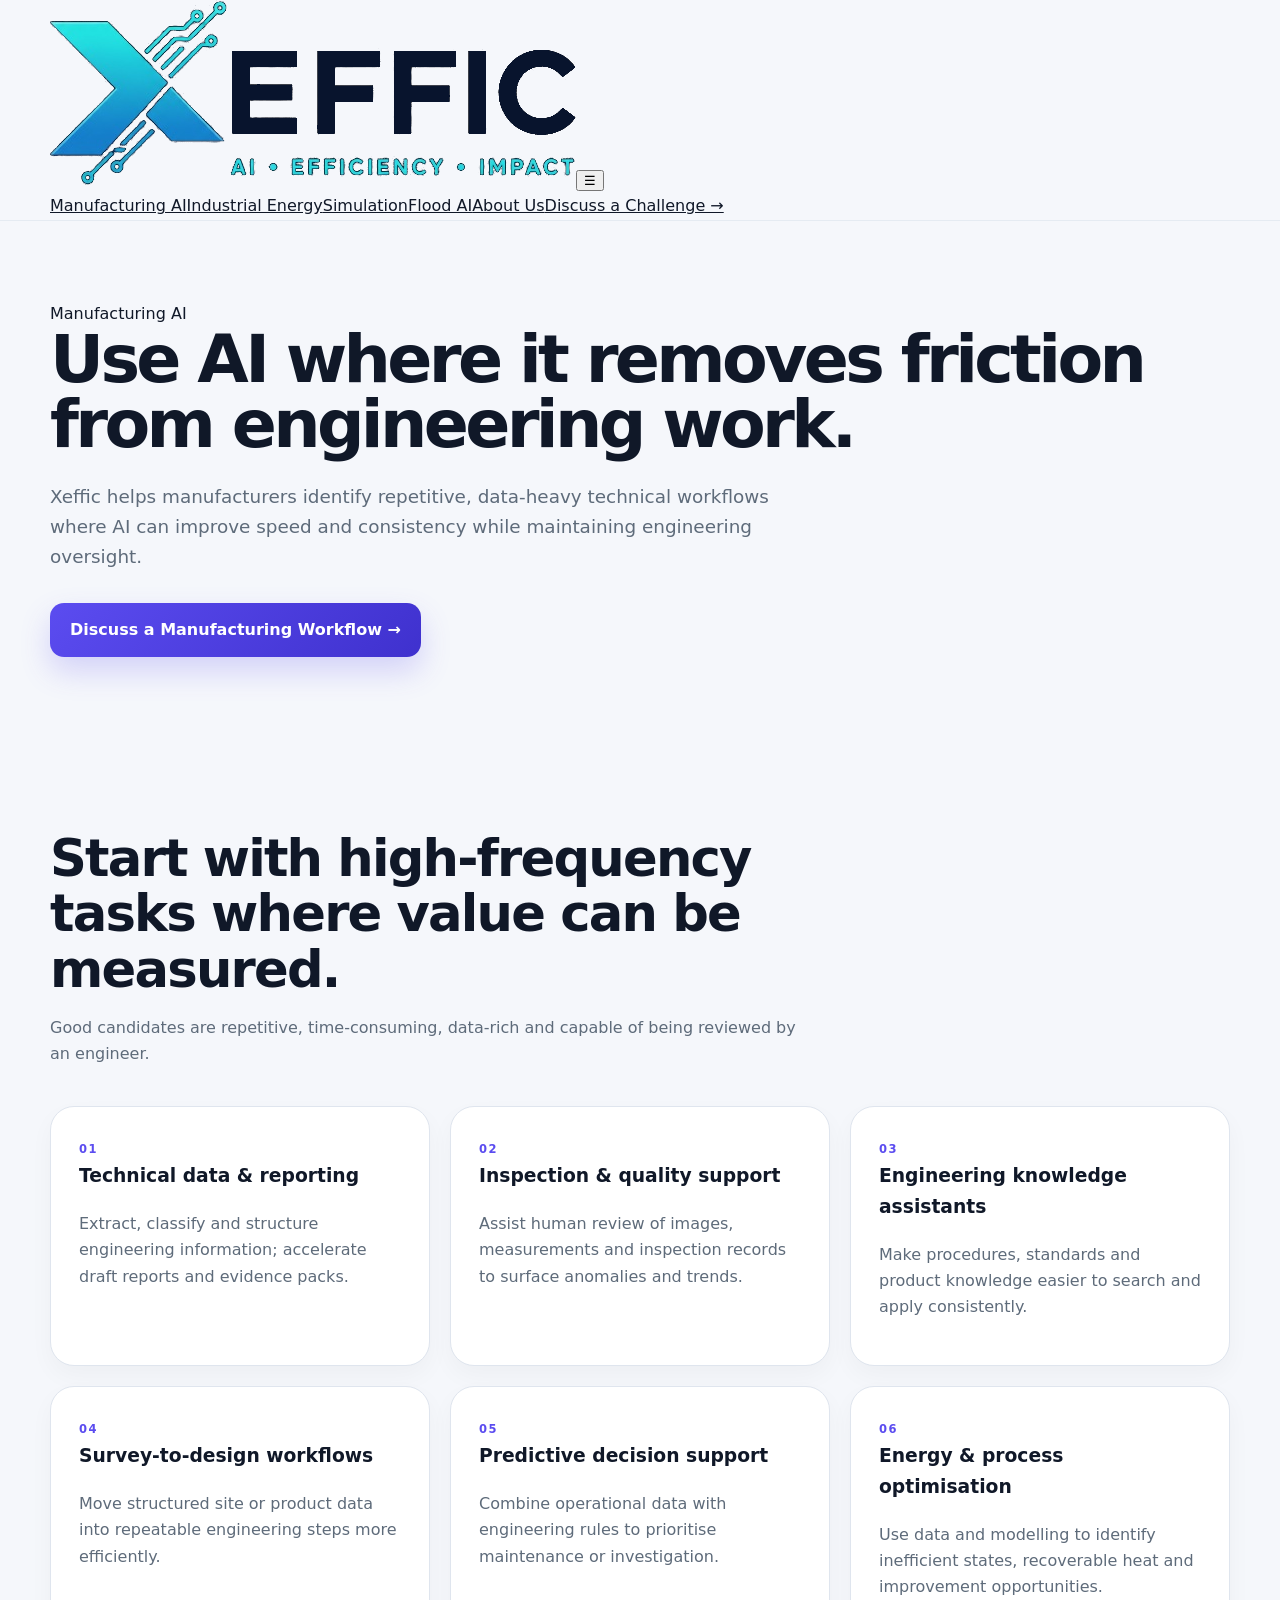
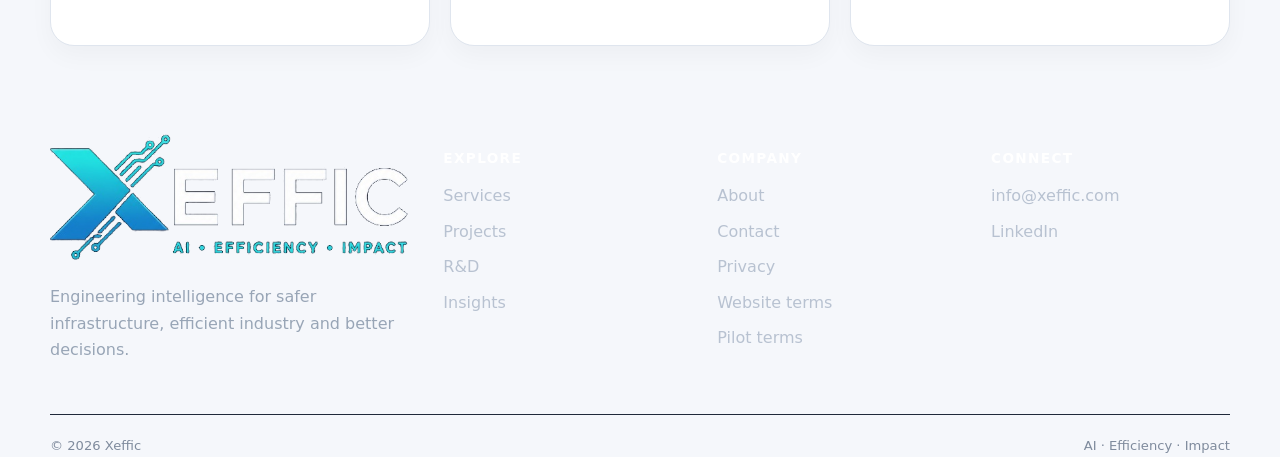
<file: manufacturing-ai.html>
<!DOCTYPE html>
<html lang="en"><head><meta charset="utf-8"/><meta content="width=device-width,initial-scale=1" name="viewport"/><title>Manufacturing AI &amp; Engineering RFQ Automation | Xeffic</title><meta content="Manufacturing AI for engineering RFQ review, technical document workflows and decision support. Structure drawings and specifications while keeping engineers in control." name="description"/><meta content="index,follow" name="robots"/><link href="styles.css" rel="stylesheet"/><script defer="" src="main.js"></script><script defer="True" src="assets/js/cms-content.js"></script><link rel="canonical" href="https://xeffic.com/manufacturing-ai.html"/></head><body data-cms-page="manufacturing-ai"><header class="site-header"><div class="container navbar"><a class="logo-link" href="index.html"><img alt="Xeffic - AI, Efficiency, Impact" class="logo-img" src="xeffic-logo-web.png"/></a><button aria-label="Open menu" class="menu">☰</button><nav class="nav-links"><a href="manufacturing-ai.html">Manufacturing AI</a><a href="services.html#energy">Industrial Energy</a><a href="services.html#simulation">Simulation</a><a href="flood-ai.html">Flood AI</a><a href="about.html">About Us</a><a class="nav-cta" href="contact.html">Discuss a Challenge →</a></nav></div></header><main><section class="page-hero" data-cms-section="hero"><div class="container"><div class="page-box"><div class="pill">Manufacturing AI</div><h1>Use AI where it removes friction from engineering work.</h1><p>Xeffic helps manufacturers identify repetitive, data-heavy technical workflows where AI can improve speed and consistency while maintaining engineering oversight.</p><div class="hero-actions"><a class="btn btn-primary" href="contact.html">Discuss a Manufacturing Workflow →</a></div></div></div></section><section class="section" data-cms-section="start-with-high-frequency-tasks-where-value-can-"><div class="container"><div class="section-head"><h2>Start with high-frequency tasks where value can be measured.</h2><p>Good candidates are repetitive, time-consuming, data-rich and capable of being reviewed by an engineer.</p></div><div class="cards cards-3"><article class="card" data-cms-card="start-with-high-frequency-tasks-where-value-can--card-1"><span class="tag">01</span><h3>Technical data &amp; reporting</h3><p>Extract, classify and structure engineering information; accelerate draft reports and evidence packs.</p></article><article class="card" data-cms-card="start-with-high-frequency-tasks-where-value-can--card-2"><span class="tag">02</span><h3>Inspection &amp; quality support</h3><p>Assist human review of images, measurements and inspection records to surface anomalies and trends.</p></article><article class="card" data-cms-card="start-with-high-frequency-tasks-where-value-can--card-3"><span class="tag">03</span><h3>Engineering knowledge assistants</h3><p>Make procedures, standards and product knowledge easier to search and apply consistently.</p></article><article class="card" data-cms-card="start-with-high-frequency-tasks-where-value-can--card-4"><span class="tag">04</span><h3>Survey-to-design workflows</h3><p>Move structured site or product data into repeatable engineering steps more efficiently.</p></article><article class="card" data-cms-card="start-with-high-frequency-tasks-where-value-can--card-5"><span class="tag">05</span><h3>Predictive decision support</h3><p>Combine operational data with engineering rules to prioritise maintenance or investigation.</p></article><article class="card" data-cms-card="start-with-high-frequency-tasks-where-value-can--card-6"><span class="tag">06</span><h3>Energy &amp; process optimisation</h3><p>Use data and modelling to identify inefficient states, recoverable heat and improvement opportunities.</p></article></div></div></section></main><footer><div class="container footer-grid"><div><img alt="Xeffic" class="footer-logo" src="xeffic-logo-web.png"/><p>AI solutions for engineering and industry — focused on practical technical challenges, measurable efficiency and resilient decision-making.</p></div><div><strong>Capabilities</strong><a href="manufacturing-ai.html">Manufacturing AI</a><a href="services.html#energy">Industrial Energy</a><a href="services.html#simulation">Simulation</a><a href="flood-ai.html">Flood AI</a></div><div><strong>Company</strong><a href="about.html">About Us</a><a href="contact.html">Contact</a><a href="privacy.html">Privacy</a><a href="terms.html">Website terms</a><a href="pilot-terms.html">Pilot terms</a></div><div><strong>Contact</strong><a href="mailto:info@xeffic.com">info@xeffic.com</a><a href="mailto:hirbod@xeffic.com">hirbod@xeffic.com</a><a href="https://xeffic.com">xeffic.com</a></div></div><div class="container footer-bottom"><span>© <span id="year"></span> Xeffic</span><span>AI · Efficiency · Impact</span></div></footer></body></html>
</file>
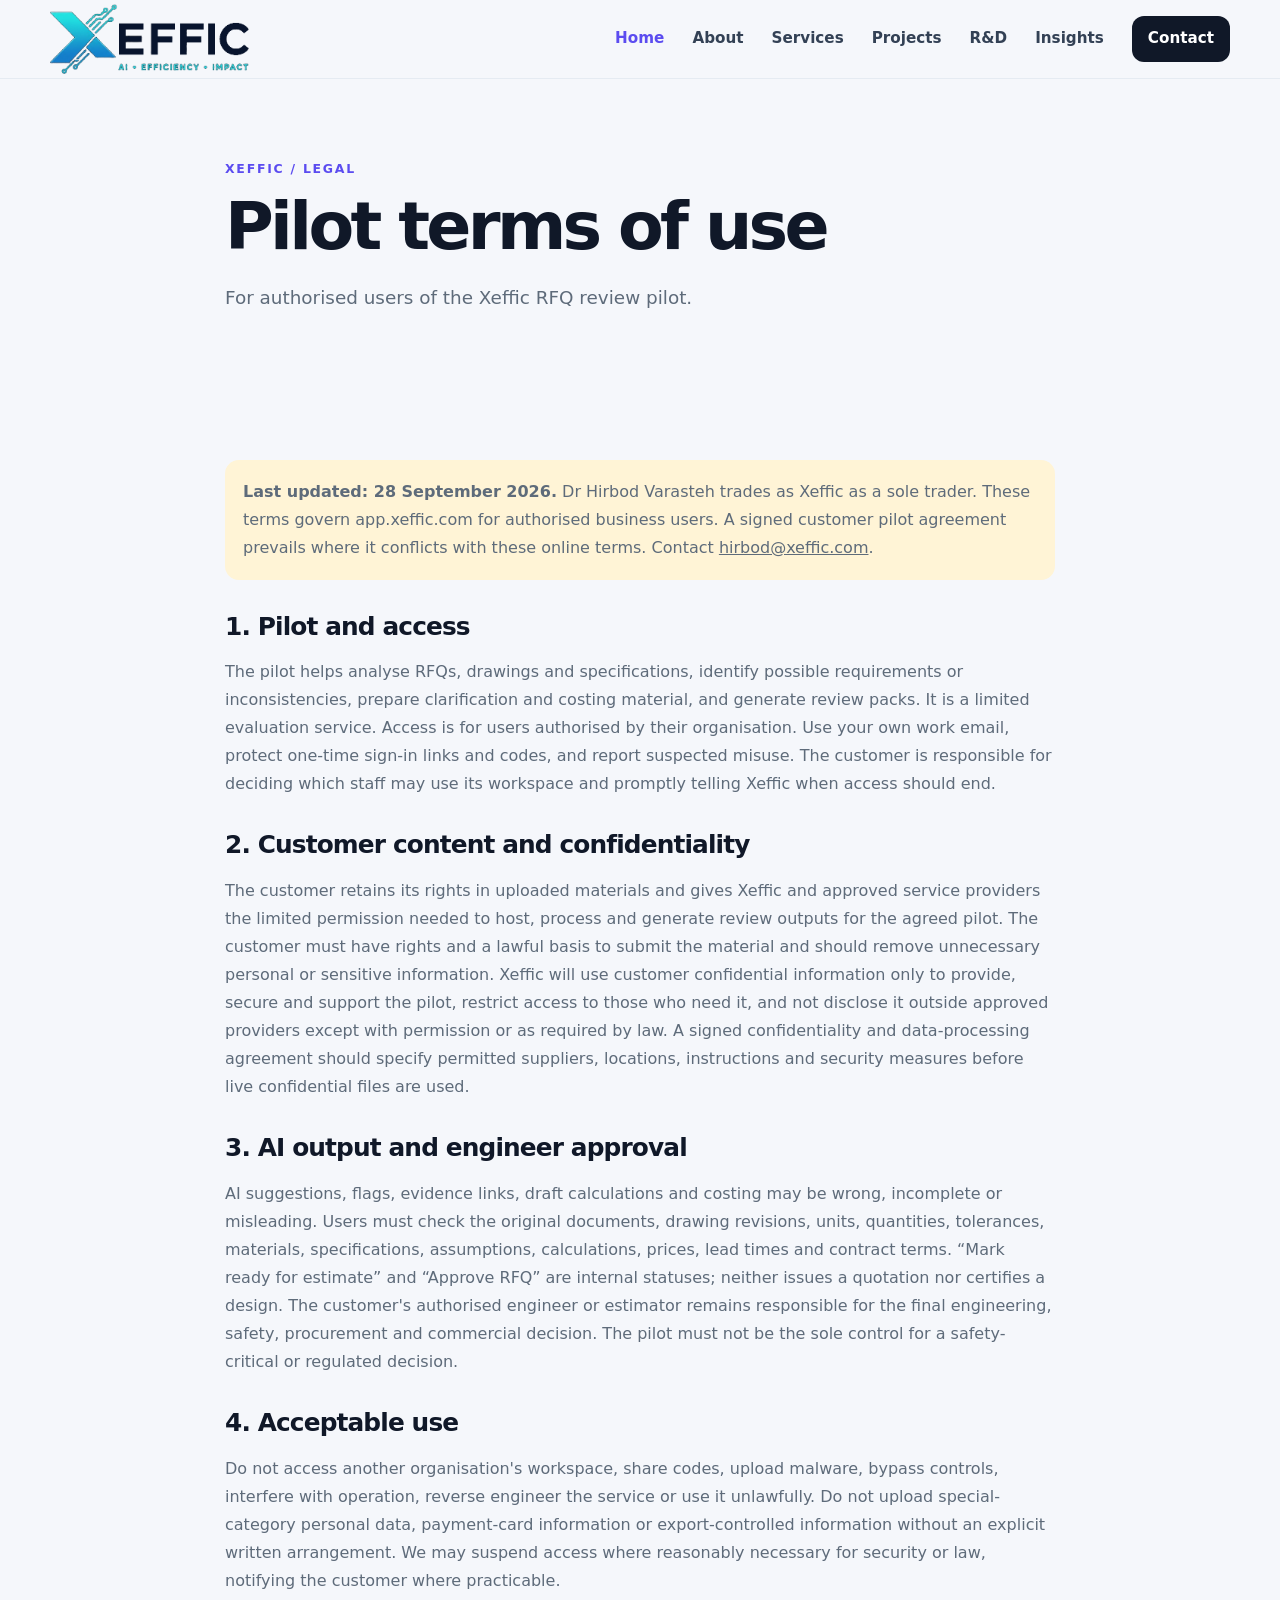
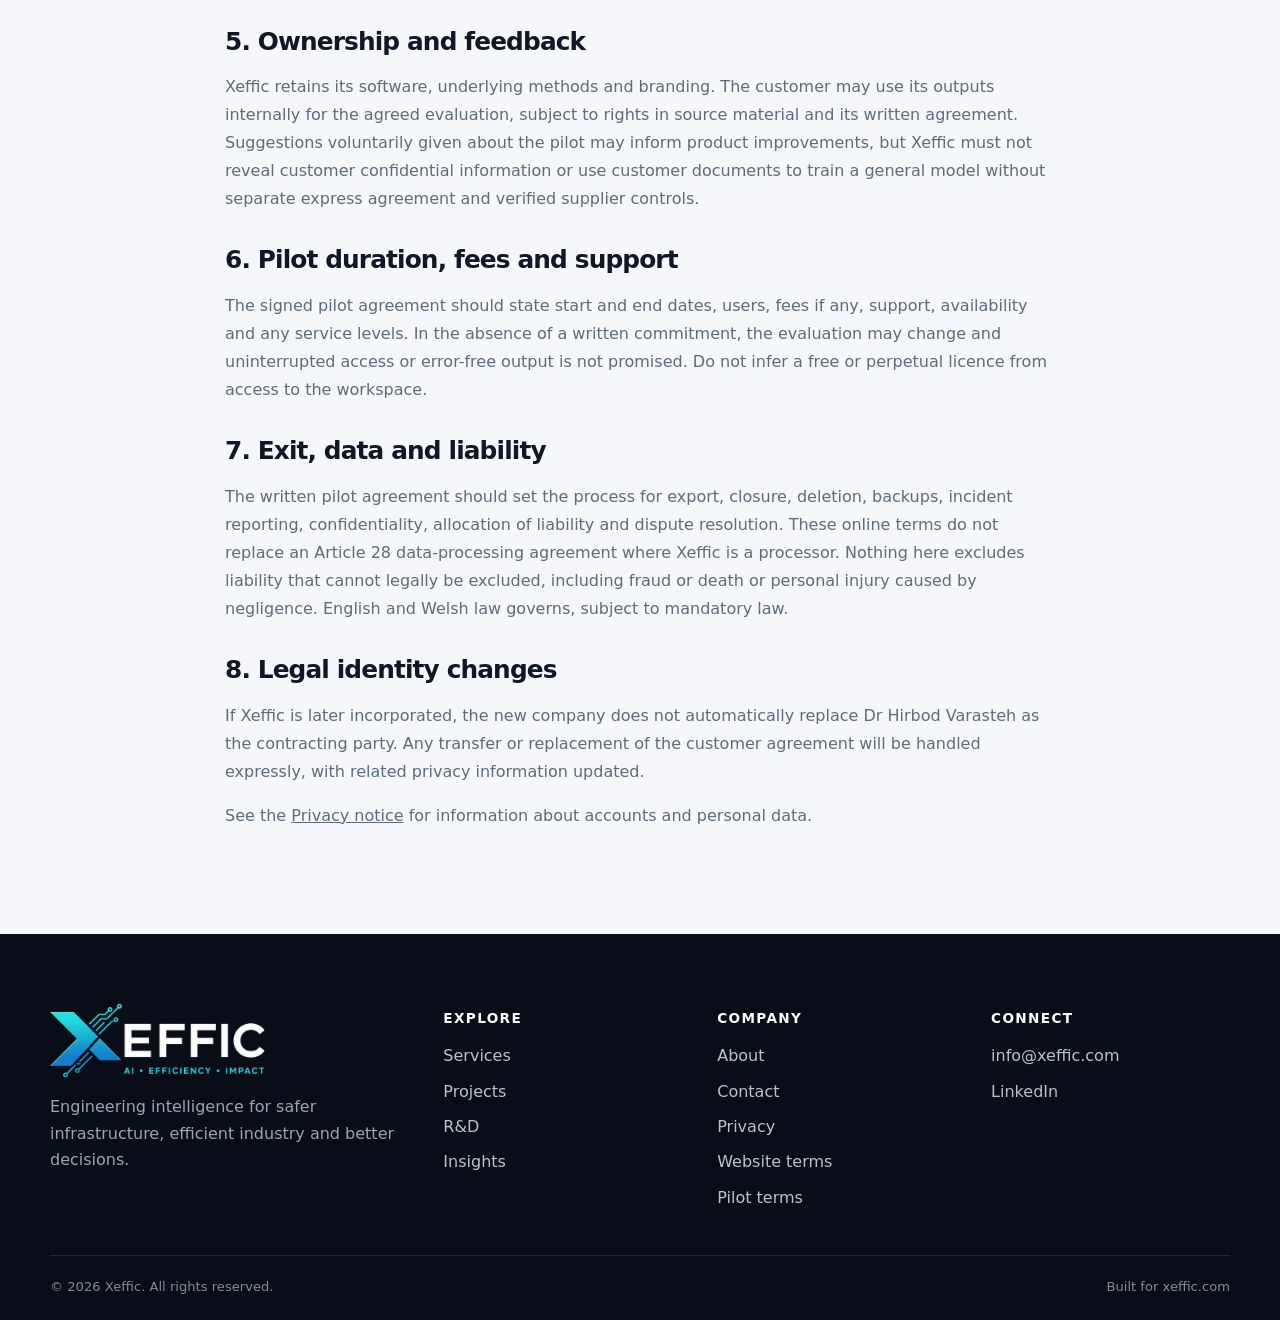
<file: pilot-terms.html>
<!DOCTYPE html>

<html lang="en">
<head>
<meta charset="utf-8"/>
<meta content="width=device-width, initial-scale=1" name="viewport"/>
<title>Pilot terms of use | Xeffic</title>
<meta content="Terms for authorised users of the Xeffic RFQ review pilot." name="description"/>
<meta content="index,follow" name="robots"/>
<link href="https://xeffic.com/pilot-terms.html" rel="canonical"/>
<meta content="Pilot terms of use | Xeffic" property="og:title"/>
<meta content="Terms for authorised users of the Xeffic RFQ review pilot." property="og:description"/>
<meta content="website" property="og:type"/>
<meta content="https://xeffic.com/pilot-terms.html" property="og:url"/>
<meta content="Xeffic" property="og:site_name"/>
<meta content="summary_large_image" name="twitter:card"/>
<link href="assets/img/favicon.png" rel="icon" type="image/png"/>
<link href="assets/css/styles.css" rel="stylesheet"/>
<script defer="" src="assets/js/main.js"></script>
<script type="application/ld+json">
  {
    "@context":"https://schema.org",
    "@type":"Organization",
    "name":"Xeffic",
    "url":"https://xeffic.com",
    "email":"info@xeffic.com",
    "description":"Engineering intelligence focused on Flood AI, industrial efficiency, simulation and sustainable technology."
  }
  </script>
<script defer="True" src="assets/js/cms-content.js"></script></head>
<body>
<a class="skip-link" href="#content">Skip to content</a>
<header class="site-header">
<div class="container nav-wrap">
<a aria-label="Xeffic home" class="brand brand-logo" href="index.html">
<img alt="Xeffic – AI, Efficiency, Impact" src="assets/img/xeffic-logo-light.png"/>
</a>
<button aria-controls="main-nav" aria-expanded="false" aria-label="Open menu" class="menu-toggle">
<span></span><span></span><span></span>
</button>
<nav aria-label="Primary" class="main-nav" id="main-nav">
<a href="index.html">Home</a>
<a href="about.html">About</a>
<a href="services.html">Services</a>
<a href="projects.html">Projects</a>
<a href="research.html">R&amp;D</a>
<a href="insights.html">Insights</a>
<a class="nav-cta" href="contact.html">Contact</a>
</nav>
</div>
</header>
<main id="content"><section class="page-hero compact-hero"><div class="container narrow"><div class="eyebrow">XEFFIC / LEGAL</div><h1>Pilot terms of use</h1><p>For authorised users of the Xeffic RFQ review pilot.</p></div></section><section class="section"><div class="container legal narrow">
<p class="legal-note"><strong>Last updated: 28 September 2026.</strong> Dr Hirbod Varasteh trades as Xeffic as a sole trader. These terms govern app.xeffic.com for authorised business users. A signed customer pilot agreement prevails where it conflicts with these online terms. Contact <a href="mailto:hirbod@xeffic.com">hirbod@xeffic.com</a>.</p>
<h2>1. Pilot and access</h2><p>The pilot helps analyse RFQs, drawings and specifications, identify possible requirements or inconsistencies, prepare clarification and costing material, and generate review packs. It is a limited evaluation service. Access is for users authorised by their organisation. Use your own work email, protect one-time sign-in links and codes, and report suspected misuse. The customer is responsible for deciding which staff may use its workspace and promptly telling Xeffic when access should end.</p>
<h2>2. Customer content and confidentiality</h2><p>The customer retains its rights in uploaded materials and gives Xeffic and approved service providers the limited permission needed to host, process and generate review outputs for the agreed pilot. The customer must have rights and a lawful basis to submit the material and should remove unnecessary personal or sensitive information. Xeffic will use customer confidential information only to provide, secure and support the pilot, restrict access to those who need it, and not disclose it outside approved providers except with permission or as required by law. A signed confidentiality and data-processing agreement should specify permitted suppliers, locations, instructions and security measures before live confidential files are used.</p>
<h2>3. AI output and engineer approval</h2><p>AI suggestions, flags, evidence links, draft calculations and costing may be wrong, incomplete or misleading. Users must check the original documents, drawing revisions, units, quantities, tolerances, materials, specifications, assumptions, calculations, prices, lead times and contract terms. “Mark ready for estimate” and “Approve RFQ” are internal statuses; neither issues a quotation nor certifies a design. The customer's authorised engineer or estimator remains responsible for the final engineering, safety, procurement and commercial decision. The pilot must not be the sole control for a safety-critical or regulated decision.</p>
<h2>4. Acceptable use</h2><p>Do not access another organisation's workspace, share codes, upload malware, bypass controls, interfere with operation, reverse engineer the service or use it unlawfully. Do not upload special-category personal data, payment-card information or export-controlled information without an explicit written arrangement. We may suspend access where reasonably necessary for security or law, notifying the customer where practicable.</p>
<h2>5. Ownership and feedback</h2><p>Xeffic retains its software, underlying methods and branding. The customer may use its outputs internally for the agreed evaluation, subject to rights in source material and its written agreement. Suggestions voluntarily given about the pilot may inform product improvements, but Xeffic must not reveal customer confidential information or use customer documents to train a general model without separate express agreement and verified supplier controls.</p>
<h2>6. Pilot duration, fees and support</h2><p>The signed pilot agreement should state start and end dates, users, fees if any, support, availability and any service levels. In the absence of a written commitment, the evaluation may change and uninterrupted access or error-free output is not promised. Do not infer a free or perpetual licence from access to the workspace.</p>
<h2>7. Exit, data and liability</h2><p>The written pilot agreement should set the process for export, closure, deletion, backups, incident reporting, confidentiality, allocation of liability and dispute resolution. These online terms do not replace an Article 28 data-processing agreement where Xeffic is a processor. Nothing here excludes liability that cannot legally be excluded, including fraud or death or personal injury caused by negligence. English and Welsh law governs, subject to mandatory law.</p>
<h2>8. Legal identity changes</h2><p>If Xeffic is later incorporated, the new company does not automatically replace Dr Hirbod Varasteh as the contracting party. Any transfer or replacement of the customer agreement will be handled expressly, with related privacy information updated.</p><p>See the <a href="privacy.html">Privacy notice</a> for information about accounts and personal data.</p>
</div></section></main><footer class="site-footer">
<div class="container footer-grid">
<div>
<a class="brand footer-brand brand-logo" href="index.html"><img alt="Xeffic – AI, Efficiency, Impact" src="assets/img/xeffic-logo-dark.png"/></a>
<p>Engineering intelligence for safer infrastructure, efficient industry and better decisions.</p>
</div>
<div>
<h3>Explore</h3>
<a href="services.html">Services</a>
<a href="projects.html">Projects</a>
<a href="research.html">R&amp;D</a>
<a href="insights.html">Insights</a>
</div>
<div>
<h3>Company</h3>
<a href="about.html">About</a>
<a href="contact.html">Contact</a>
<a href="privacy.html">Privacy</a>
<a href="terms.html">Website terms</a>
<a href="pilot-terms.html">Pilot terms</a>
</div>
<div>
<h3>Connect</h3>
<a href="mailto:info@xeffic.com">info@xeffic.com</a>
<a href="https://www.linkedin.com/" rel="noopener" target="_blank">LinkedIn</a>
</div>
</div>
<div class="container footer-bottom">
<span>© <span id="year"></span> Xeffic. All rights reserved.</span>
<span>Built for xeffic.com</span>
</div>
</footer>
</body>
</html>
</file>
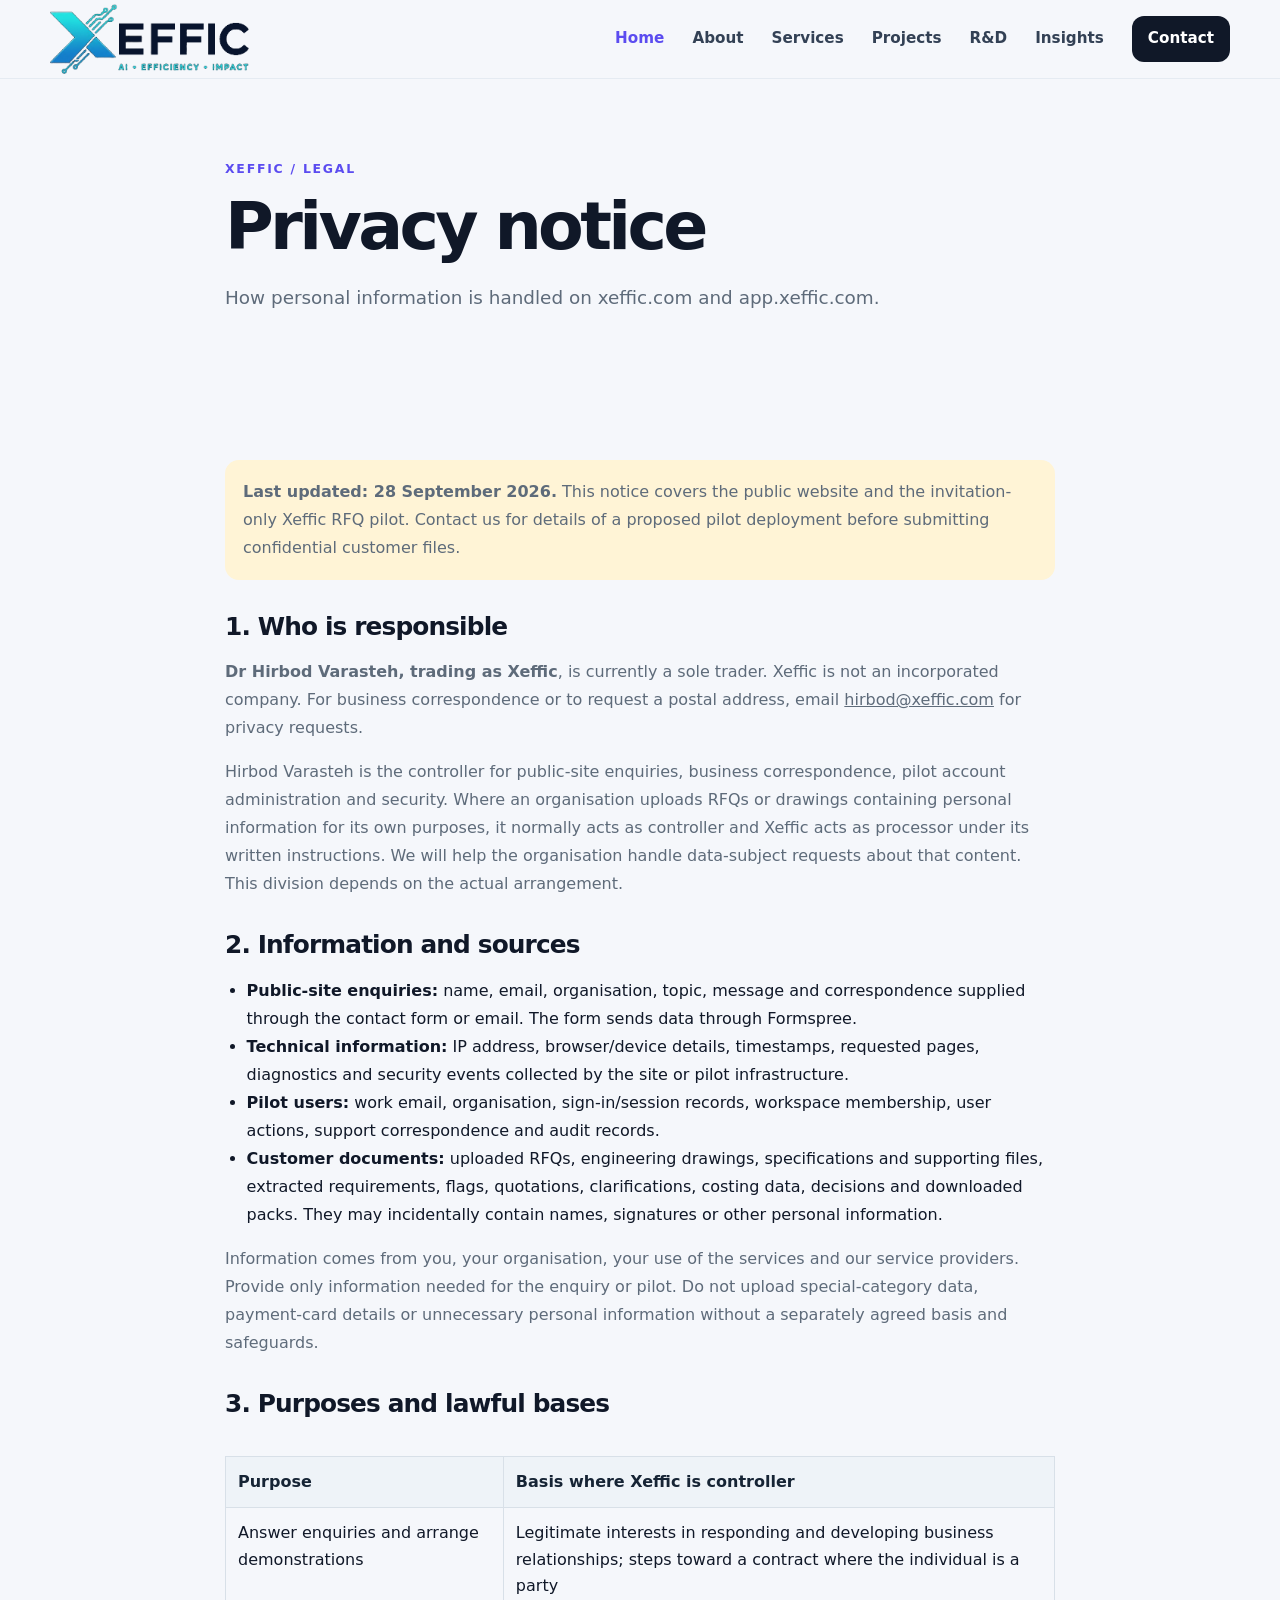
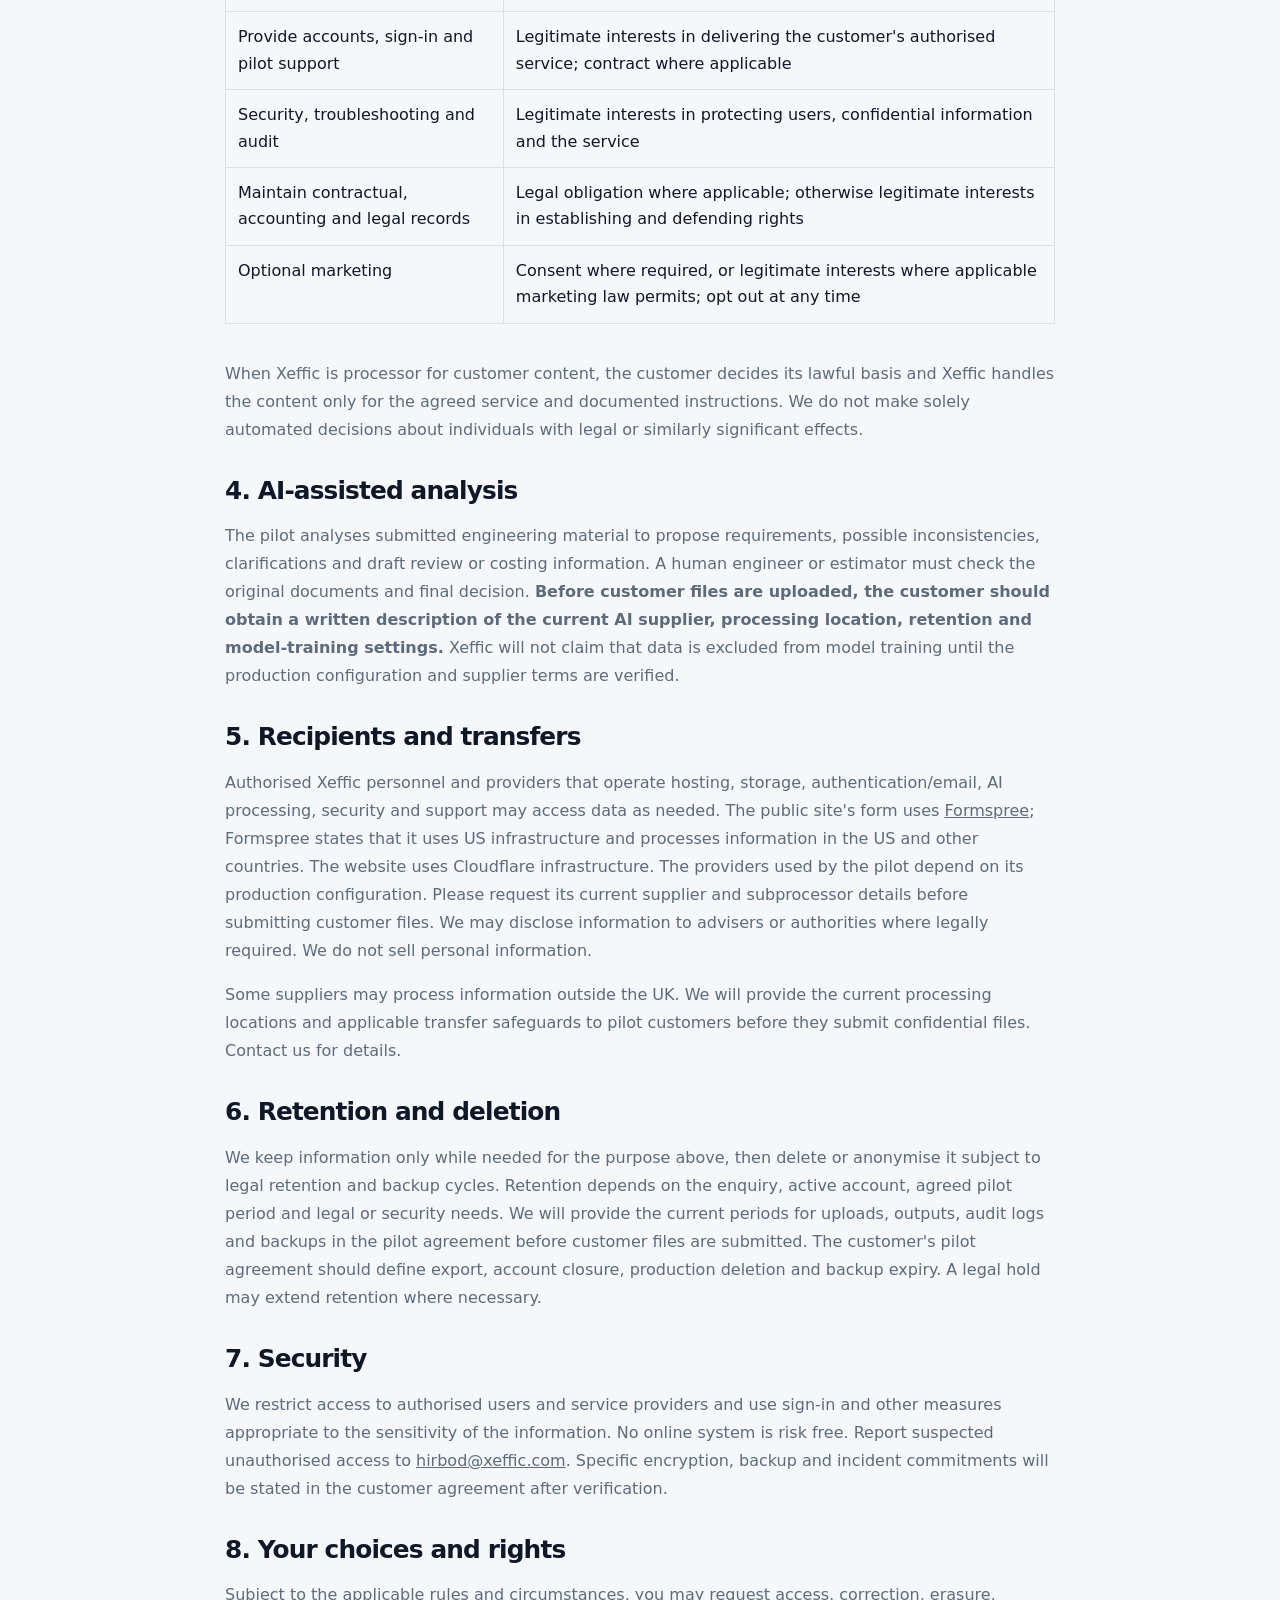
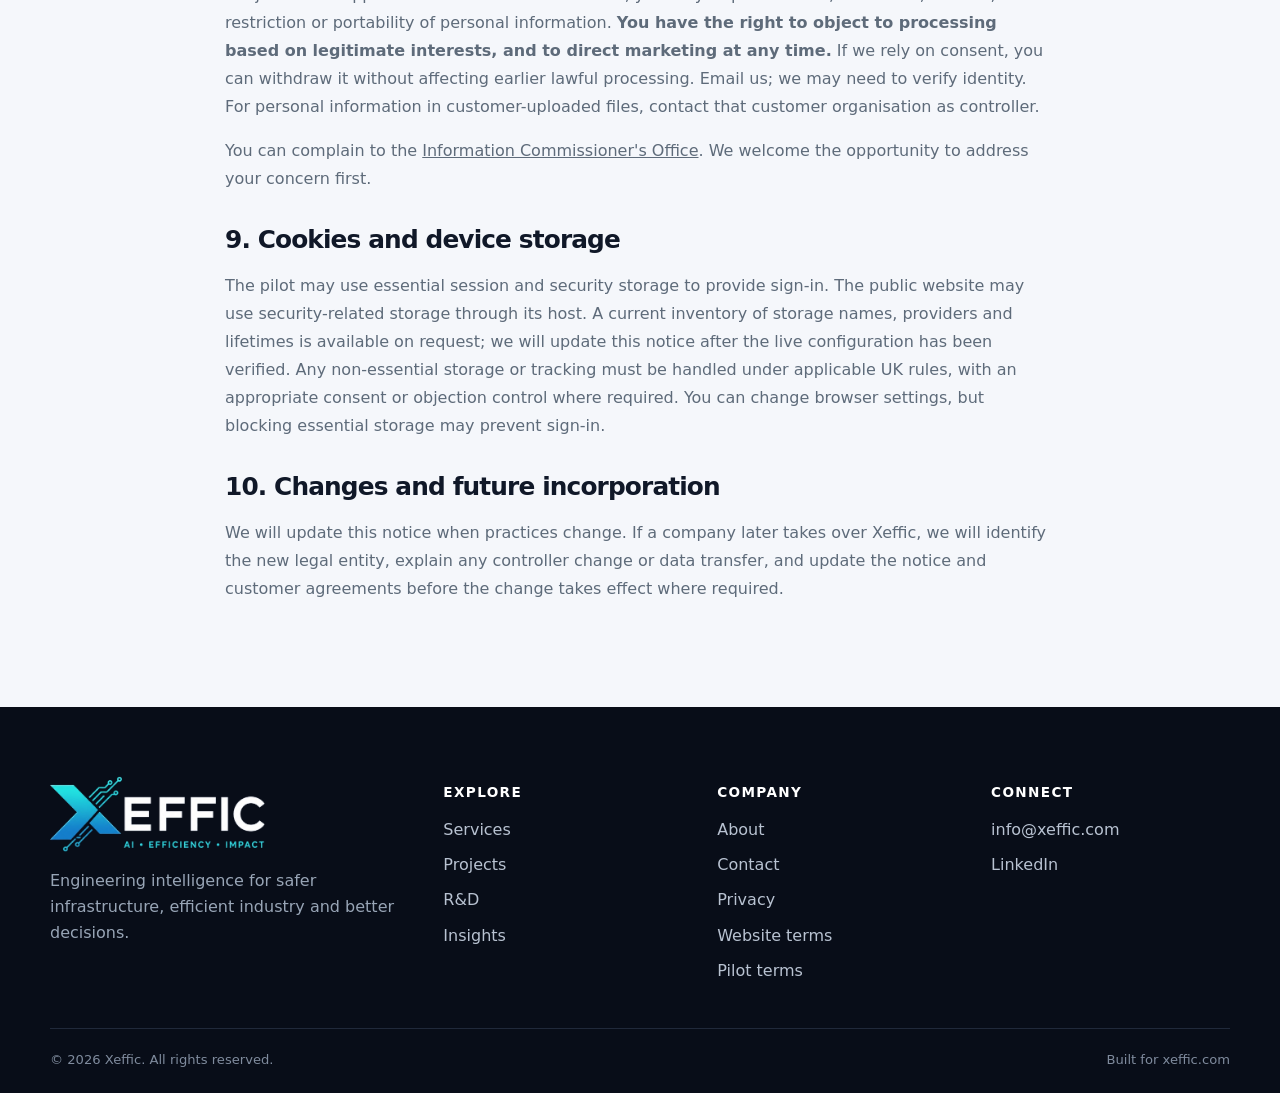
<file: privacy.html>
<!DOCTYPE html>

<html lang="en">
<head>
<meta charset="utf-8"/>
<meta content="width=device-width, initial-scale=1" name="viewport"/>
<title>Privacy notice | Xeffic</title>
<meta content="How Xeffic handles personal information across xeffic.com and app.xeffic.com." name="description"/>
<meta content="index,follow" name="robots"/>
<link href="https://xeffic.com/privacy.html" rel="canonical"/>
<meta content="Privacy notice | Xeffic" property="og:title"/>
<meta content="How Xeffic handles personal information across xeffic.com and app.xeffic.com." property="og:description"/>
<meta content="website" property="og:type"/>
<meta content="https://xeffic.com/privacy.html" property="og:url"/>
<meta content="Xeffic" property="og:site_name"/>
<meta content="summary_large_image" name="twitter:card"/>
<link href="assets/img/favicon.png" rel="icon" type="image/png"/>
<link href="assets/css/styles.css" rel="stylesheet"/>
<script defer="" src="assets/js/main.js"></script>
<script type="application/ld+json">
  {
    "@context":"https://schema.org",
    "@type":"Organization",
    "name":"Xeffic",
    "url":"https://xeffic.com",
    "email":"info@xeffic.com",
    "description":"Engineering intelligence focused on Flood AI, industrial efficiency, simulation and sustainable technology."
  }
  </script>
<script defer="True" src="assets/js/cms-content.js"></script></head>
<body>
<a class="skip-link" href="#content">Skip to content</a>
<header class="site-header">
<div class="container nav-wrap">
<a aria-label="Xeffic home" class="brand brand-logo" href="index.html">
<img alt="Xeffic – AI, Efficiency, Impact" src="assets/img/xeffic-logo-light.png"/>
</a>
<button aria-controls="main-nav" aria-expanded="false" aria-label="Open menu" class="menu-toggle">
<span></span><span></span><span></span>
</button>
<nav aria-label="Primary" class="main-nav" id="main-nav">
<a href="index.html">Home</a>
<a href="about.html">About</a>
<a href="services.html">Services</a>
<a href="projects.html">Projects</a>
<a href="research.html">R&amp;D</a>
<a href="insights.html">Insights</a>
<a class="nav-cta" href="contact.html">Contact</a>
</nav>
</div>
</header>
<main id="content"><section class="page-hero compact-hero"><div class="container narrow"><div class="eyebrow">XEFFIC / LEGAL</div><h1>Privacy notice</h1><p>How personal information is handled on xeffic.com and app.xeffic.com.</p></div></section><section class="section"><div class="container legal narrow">
<p class="legal-note"><strong>Last updated: 28 September 2026.</strong> This notice covers the public website and the invitation-only Xeffic RFQ pilot. Contact us for details of a proposed pilot deployment before submitting confidential customer files.</p>
<h2>1. Who is responsible</h2><p><strong>Dr Hirbod Varasteh, trading as Xeffic</strong>, is currently a sole trader. Xeffic is not an incorporated company. For business correspondence or to request a postal address, email <a href="mailto:hirbod@xeffic.com">hirbod@xeffic.com</a> for privacy requests.</p><p>Hirbod Varasteh is the controller for public-site enquiries, business correspondence, pilot account administration and security. Where an organisation uploads RFQs or drawings containing personal information for its own purposes, it normally acts as controller and Xeffic acts as processor under its written instructions. We will help the organisation handle data-subject requests about that content. This division depends on the actual arrangement.</p>
<h2>2. Information and sources</h2><ul><li><strong>Public-site enquiries:</strong> name, email, organisation, topic, message and correspondence supplied through the contact form or email. The form sends data through Formspree.</li><li><strong>Technical information:</strong> IP address, browser/device details, timestamps, requested pages, diagnostics and security events collected by the site or pilot infrastructure.</li><li><strong>Pilot users:</strong> work email, organisation, sign-in/session records, workspace membership, user actions, support correspondence and audit records.</li><li><strong>Customer documents:</strong> uploaded RFQs, engineering drawings, specifications and supporting files, extracted requirements, flags, quotations, clarifications, costing data, decisions and downloaded packs. They may incidentally contain names, signatures or other personal information.</li></ul><p>Information comes from you, your organisation, your use of the services and our service providers. Provide only information needed for the enquiry or pilot. Do not upload special-category data, payment-card details or unnecessary personal information without a separately agreed basis and safeguards.</p>
<h2>3. Purposes and lawful bases</h2><div class="legal-table-wrap"><table><thead><tr><th>Purpose</th><th>Basis where Xeffic is controller</th></tr></thead><tbody><tr><td>Answer enquiries and arrange demonstrations</td><td>Legitimate interests in responding and developing business relationships; steps toward a contract where the individual is a party</td></tr><tr><td>Provide accounts, sign-in and pilot support</td><td>Legitimate interests in delivering the customer's authorised service; contract where applicable</td></tr><tr><td>Security, troubleshooting and audit</td><td>Legitimate interests in protecting users, confidential information and the service</td></tr><tr><td>Maintain contractual, accounting and legal records</td><td>Legal obligation where applicable; otherwise legitimate interests in establishing and defending rights</td></tr><tr><td>Optional marketing</td><td>Consent where required, or legitimate interests where applicable marketing law permits; opt out at any time</td></tr></tbody></table></div><p>When Xeffic is processor for customer content, the customer decides its lawful basis and Xeffic handles the content only for the agreed service and documented instructions. We do not make solely automated decisions about individuals with legal or similarly significant effects.</p>
<h2>4. AI-assisted analysis</h2><p>The pilot analyses submitted engineering material to propose requirements, possible inconsistencies, clarifications and draft review or costing information. A human engineer or estimator must check the original documents and final decision. <strong>Before customer files are uploaded, the customer should obtain a written description of the current AI supplier, processing location, retention and model-training settings.</strong> Xeffic will not claim that data is excluded from model training until the production configuration and supplier terms are verified.</p>
<h2>5. Recipients and transfers</h2><p>Authorised Xeffic personnel and providers that operate hosting, storage, authentication/email, AI processing, security and support may access data as needed. The public site's form uses <a href="https://formspree.io/legal/privacy-policy/">Formspree</a>; Formspree states that it uses US infrastructure and processes information in the US and other countries. The website uses Cloudflare infrastructure. The providers used by the pilot depend on its production configuration. Please request its current supplier and subprocessor details before submitting customer files. We may disclose information to advisers or authorities where legally required. We do not sell personal information.</p><p>Some suppliers may process information outside the UK. We will provide the current processing locations and applicable transfer safeguards to pilot customers before they submit confidential files. Contact us for details.</p>
<h2>6. Retention and deletion</h2><p>We keep information only while needed for the purpose above, then delete or anonymise it subject to legal retention and backup cycles. Retention depends on the enquiry, active account, agreed pilot period and legal or security needs. We will provide the current periods for uploads, outputs, audit logs and backups in the pilot agreement before customer files are submitted. The customer's pilot agreement should define export, account closure, production deletion and backup expiry. A legal hold may extend retention where necessary.</p>
<h2>7. Security</h2><p>We restrict access to authorised users and service providers and use sign-in and other measures appropriate to the sensitivity of the information. No online system is risk free. Report suspected unauthorised access to <a href="mailto:hirbod@xeffic.com">hirbod@xeffic.com</a>. Specific encryption, backup and incident commitments will be stated in the customer agreement after verification.</p>
<h2>8. Your choices and rights</h2><p>Subject to the applicable rules and circumstances, you may request access, correction, erasure, restriction or portability of personal information. <strong>You have the right to object to processing based on legitimate interests, and to direct marketing at any time.</strong> If we rely on consent, you can withdraw it without affecting earlier lawful processing. Email us; we may need to verify identity. For personal information in customer-uploaded files, contact that customer organisation as controller.</p><p>You can complain to the <a href="https://ico.org.uk/make-a-complaint/">Information Commissioner's Office</a>. We welcome the opportunity to address your concern first.</p>
<h2>9. Cookies and device storage</h2><p>The pilot may use essential session and security storage to provide sign-in. The public website may use security-related storage through its host. A current inventory of storage names, providers and lifetimes is available on request; we will update this notice after the live configuration has been verified. Any non-essential storage or tracking must be handled under applicable UK rules, with an appropriate consent or objection control where required. You can change browser settings, but blocking essential storage may prevent sign-in.</p>
<h2>10. Changes and future incorporation</h2><p>We will update this notice when practices change. If a company later takes over Xeffic, we will identify the new legal entity, explain any controller change or data transfer, and update the notice and customer agreements before the change takes effect where required.</p>
</div></section></main><footer class="site-footer">
<div class="container footer-grid">
<div>
<a class="brand footer-brand brand-logo" href="index.html"><img alt="Xeffic – AI, Efficiency, Impact" src="assets/img/xeffic-logo-dark.png"/></a>
<p>Engineering intelligence for safer infrastructure, efficient industry and better decisions.</p>
</div>
<div>
<h3>Explore</h3>
<a href="services.html">Services</a>
<a href="projects.html">Projects</a>
<a href="research.html">R&amp;D</a>
<a href="insights.html">Insights</a>
</div>
<div>
<h3>Company</h3>
<a href="about.html">About</a>
<a href="contact.html">Contact</a>
<a href="privacy.html">Privacy</a>
<a href="terms.html">Website terms</a>
<a href="pilot-terms.html">Pilot terms</a>
</div>
<div>
<h3>Connect</h3>
<a href="mailto:info@xeffic.com">info@xeffic.com</a>
<a href="https://www.linkedin.com/" rel="noopener" target="_blank">LinkedIn</a>
</div>
</div>
<div class="container footer-bottom">
<span>© <span id="year"></span> Xeffic. All rights reserved.</span>
<span>Built for xeffic.com</span>
</div>
</footer>
</body>
</html>
</file>
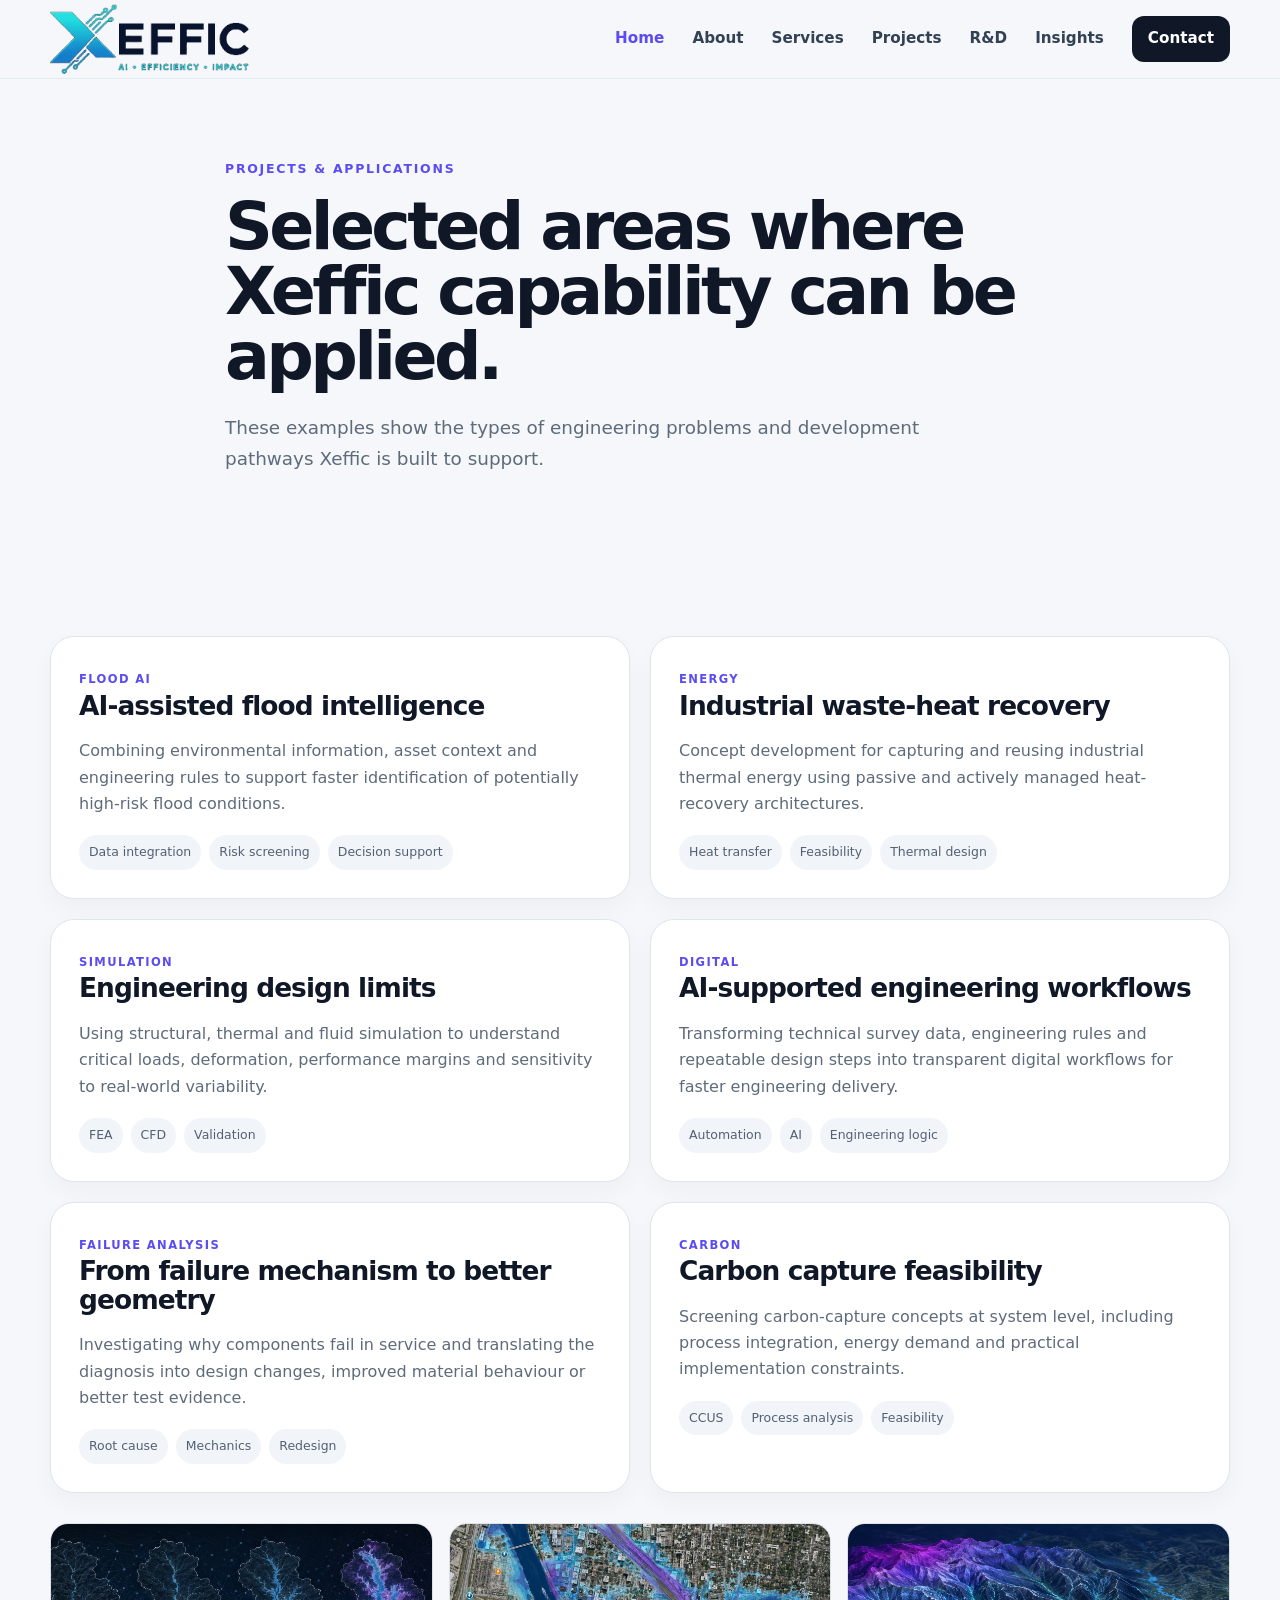
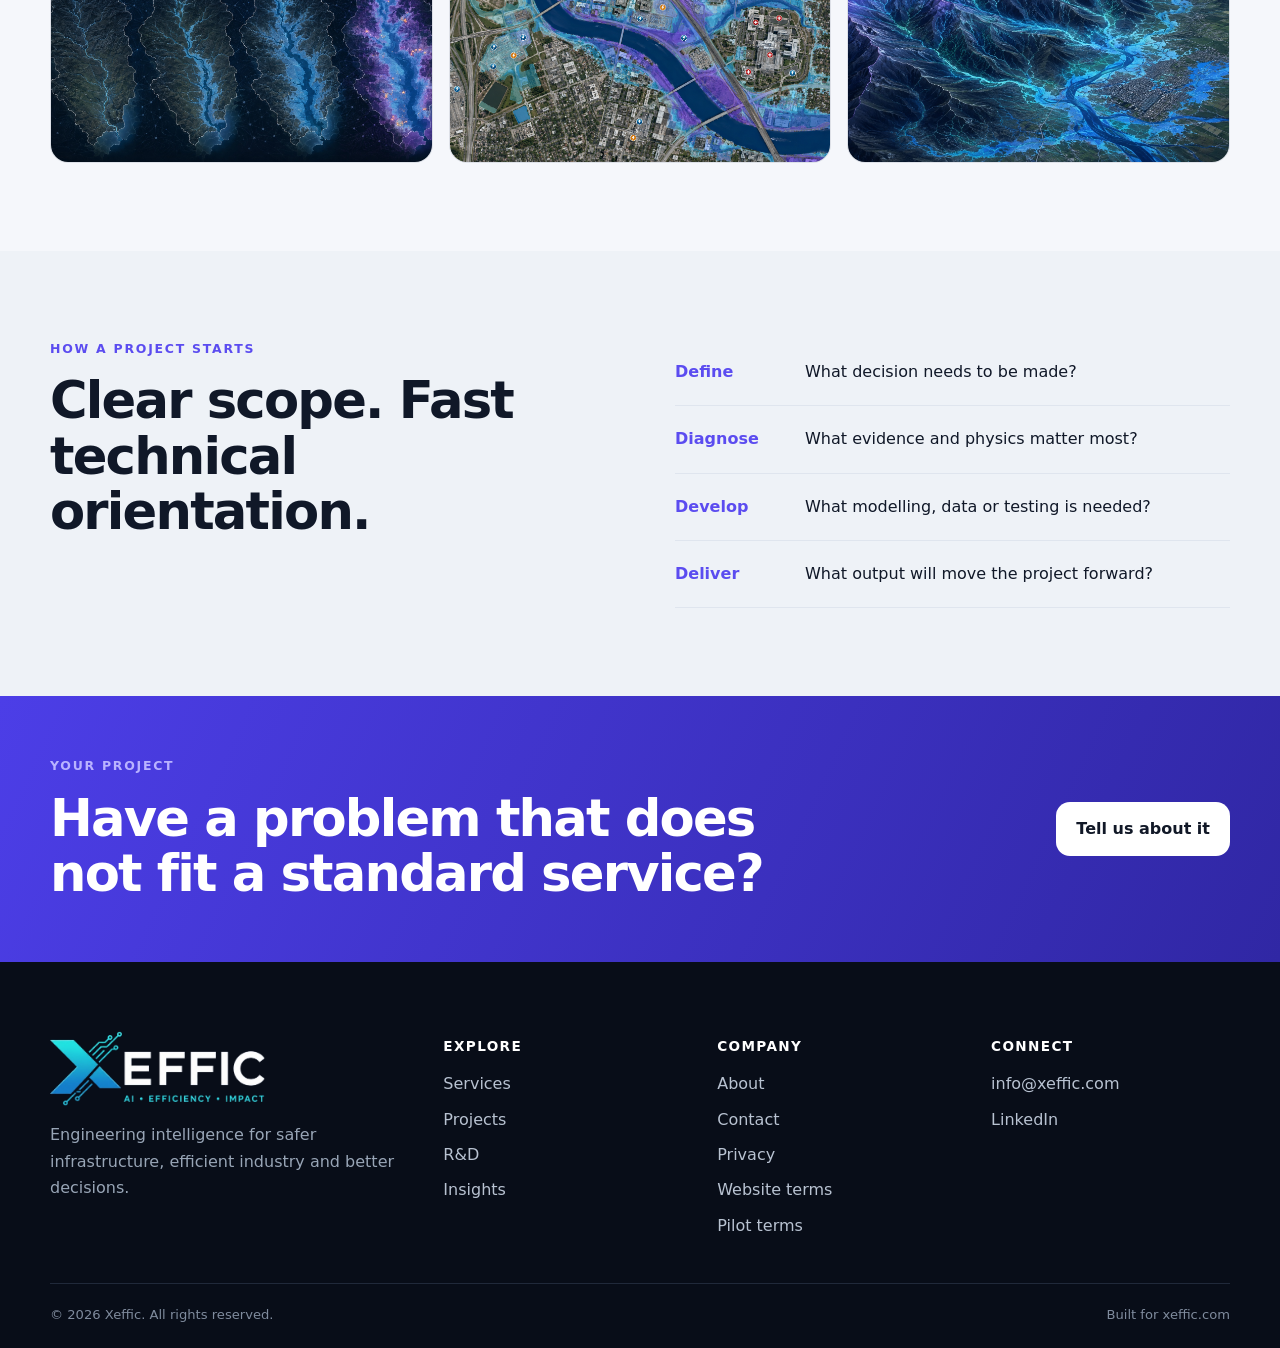
<file: projects.html>
<!DOCTYPE html>

<html lang="en">
<head>
<meta charset="utf-8"/>
<meta content="width=device-width, initial-scale=1" name="viewport"/>
<title>Projects &amp; Applications | Xeffic</title>
<meta content="Explore Xeffic application areas including Flood AI, industrial heat recovery, engineering simulation, failure analysis and AI-enabled engineering." name="description"/>
<meta content="index,follow" name="robots"/>
<link href="https://xeffic.com/projects.html" rel="canonical"/>
<meta content="Projects &amp; Applications | Xeffic" property="og:title"/>
<meta content="Explore Xeffic application areas including Flood AI, industrial heat recovery, engineering simulation, failure analysis and AI-enabled engineering." property="og:description"/>
<meta content="website" property="og:type"/>
<meta content="https://xeffic.com/projects.html" property="og:url"/>
<meta content="Xeffic" property="og:site_name"/>
<meta content="summary_large_image" name="twitter:card"/>
<link href="assets/img/favicon.png" rel="icon" type="image/png"/>
<link href="assets/css/styles.css" rel="stylesheet"/>
<script defer="" src="assets/js/main.js"></script>
<script type="application/ld+json">
  {
    "@context":"https://schema.org",
    "@type":"Organization",
    "name":"Xeffic",
    "url":"https://xeffic.com",
    "email":"hello@xeffic.com",
    "description":"Engineering intelligence focused on Flood AI, industrial efficiency, simulation and sustainable technology."
  }
  </script>
<script defer="True" src="assets/js/cms-content.js"></script></head>
<body data-cms-page="projects">
<a class="skip-link" href="#content">Skip to content</a>
<header class="site-header">
<div class="container nav-wrap">
<a aria-label="Xeffic home" class="brand brand-logo" href="index.html">
<img alt="Xeffic – AI, Efficiency, Impact" src="assets/img/xeffic-logo-light.png"/>
</a>
<button aria-controls="main-nav" aria-expanded="false" aria-label="Open menu" class="menu-toggle">
<span></span><span></span><span></span>
</button>
<nav aria-label="Primary" class="main-nav" id="main-nav">
<a href="index.html">Home</a>
<a href="about.html">About</a>
<a href="services.html">Services</a>
<a href="projects.html">Projects</a>
<a href="research.html">R&amp;D</a>
<a href="insights.html">Insights</a>
<a class="nav-cta" href="contact.html">Contact</a>
</nav>
</div>
</header>
<main id="content">
<section class="page-hero" data-cms-section="hero">
<div class="container narrow reveal">
<div class="eyebrow">PROJECTS &amp; APPLICATIONS</div>
<h1>Selected areas where Xeffic capability can be applied.</h1>
<p>These examples show the types of engineering problems and development pathways Xeffic is built to support.</p>
</div>
</section>
<section class="section" data-cms-section="ai-assisted-flood-intelligence">
<div class="container cards cards-2 project-cards">
<article class="card project-card reveal" data-cms-card="ai-assisted-flood-intelligence-card-1">
<span class="tag">FLOOD AI</span>
<h2>AI-assisted flood intelligence</h2>
<p>Combining environmental information, asset context and engineering rules to support faster identification of potentially high-risk flood conditions.</p>
<div class="project-meta"><span>Data integration</span><span>Risk screening</span><span>Decision support</span></div>
</article>
<article class="card project-card reveal delay-1" data-cms-card="ai-assisted-flood-intelligence-card-2">
<span class="tag">ENERGY</span>
<h2>Industrial waste-heat recovery</h2>
<p>Concept development for capturing and reusing industrial thermal energy using passive and actively managed heat-recovery architectures.</p>
<div class="project-meta"><span>Heat transfer</span><span>Feasibility</span><span>Thermal design</span></div>
</article>
<article class="card project-card reveal" data-cms-card="ai-assisted-flood-intelligence-card-3">
<span class="tag">SIMULATION</span>
<h2>Engineering design limits</h2>
<p>Using structural, thermal and fluid simulation to understand critical loads, deformation, performance margins and sensitivity to real-world variability.</p>
<div class="project-meta"><span>FEA</span><span>CFD</span><span>Validation</span></div>
</article>
<article class="card project-card reveal delay-1" data-cms-card="ai-assisted-flood-intelligence-card-4">
<span class="tag">DIGITAL</span>
<h2>AI-supported engineering workflows</h2>
<p>Transforming technical survey data, engineering rules and repeatable design steps into transparent digital workflows for faster engineering delivery.</p>
<div class="project-meta"><span>Automation</span><span>AI</span><span>Engineering logic</span></div>
</article>
<article class="card project-card reveal" data-cms-card="ai-assisted-flood-intelligence-card-5">
<span class="tag">FAILURE ANALYSIS</span>
<h2>From failure mechanism to better geometry</h2>
<p>Investigating why components fail in service and translating the diagnosis into design changes, improved material behaviour or better test evidence.</p>
<div class="project-meta"><span>Root cause</span><span>Mechanics</span><span>Redesign</span></div>
</article>
<article class="card project-card reveal delay-1" data-cms-card="ai-assisted-flood-intelligence-card-6">
<span class="tag">CARBON</span>
<h2>Carbon capture feasibility</h2>
<p>Screening carbon-capture concepts at system level, including process integration, energy demand and practical implementation constraints.</p>
<div class="project-meta"><span>CCUS</span><span>Process analysis</span><span>Feasibility</span></div>
</article>
</div>
</section>
<section class="section section-soft" data-cms-section="clear-scope-fast-technical-orientation">
<div class="container split">
<div class="reveal">
<div class="eyebrow">HOW A PROJECT STARTS</div>
<h2>Clear scope. Fast technical orientation.</h2>
</div>
<ol class="process reveal delay-1">
<li data-cms-item="clear-scope-fast-technical-orientation-item-1"><strong>Define</strong><span>What decision needs to be made?</span></li>
<li data-cms-item="clear-scope-fast-technical-orientation-item-2"><strong>Diagnose</strong><span>What evidence and physics matter most?</span></li>
<li data-cms-item="clear-scope-fast-technical-orientation-item-3"><strong>Develop</strong><span>What modelling, data or testing is needed?</span></li>
<li data-cms-item="clear-scope-fast-technical-orientation-item-4"><strong>Deliver</strong><span>What output will move the project forward?</span></li>
</ol>
</div>
</section>
<section class="cta-band" data-cms-section="cta">
<div class="container cta-wrap reveal">
<div><div class="eyebrow light">YOUR PROJECT</div><h2>Have a problem that does not fit a standard service?</h2></div>
<a class="btn btn-light" href="contact.html">Tell us about it</a>
</div>
</section>
</main>
<footer class="site-footer">
<div class="container footer-grid">
<div>
<a class="brand footer-brand brand-logo" href="index.html"><img alt="Xeffic – AI, Efficiency, Impact" src="assets/img/xeffic-logo-dark.png"/></a>
<p>Engineering intelligence for safer infrastructure, efficient industry and better decisions.</p>
</div>
<div>
<h3>Explore</h3>
<a href="services.html">Services</a>
<a href="projects.html">Projects</a>
<a href="research.html">R&amp;D</a>
<a href="insights.html">Insights</a>
</div>
<div>
<h3>Company</h3>
<a href="about.html">About</a>
<a href="contact.html">Contact</a>
<a href="privacy.html">Privacy</a>
<a href="terms.html">Website terms</a>
<a href="pilot-terms.html">Pilot terms</a>
</div>
<div>
<h3>Connect</h3>
<a href="mailto:hello@xeffic.com">hello@xeffic.com</a>
<a href="https://www.linkedin.com/" rel="noopener" target="_blank">LinkedIn</a>
</div>
</div>
<div class="container footer-bottom">
<span>© <span id="year"></span> Xeffic. All rights reserved.</span>
<span>Built for xeffic.com</span>
</div>
</footer>
</body>
</html>
</file>
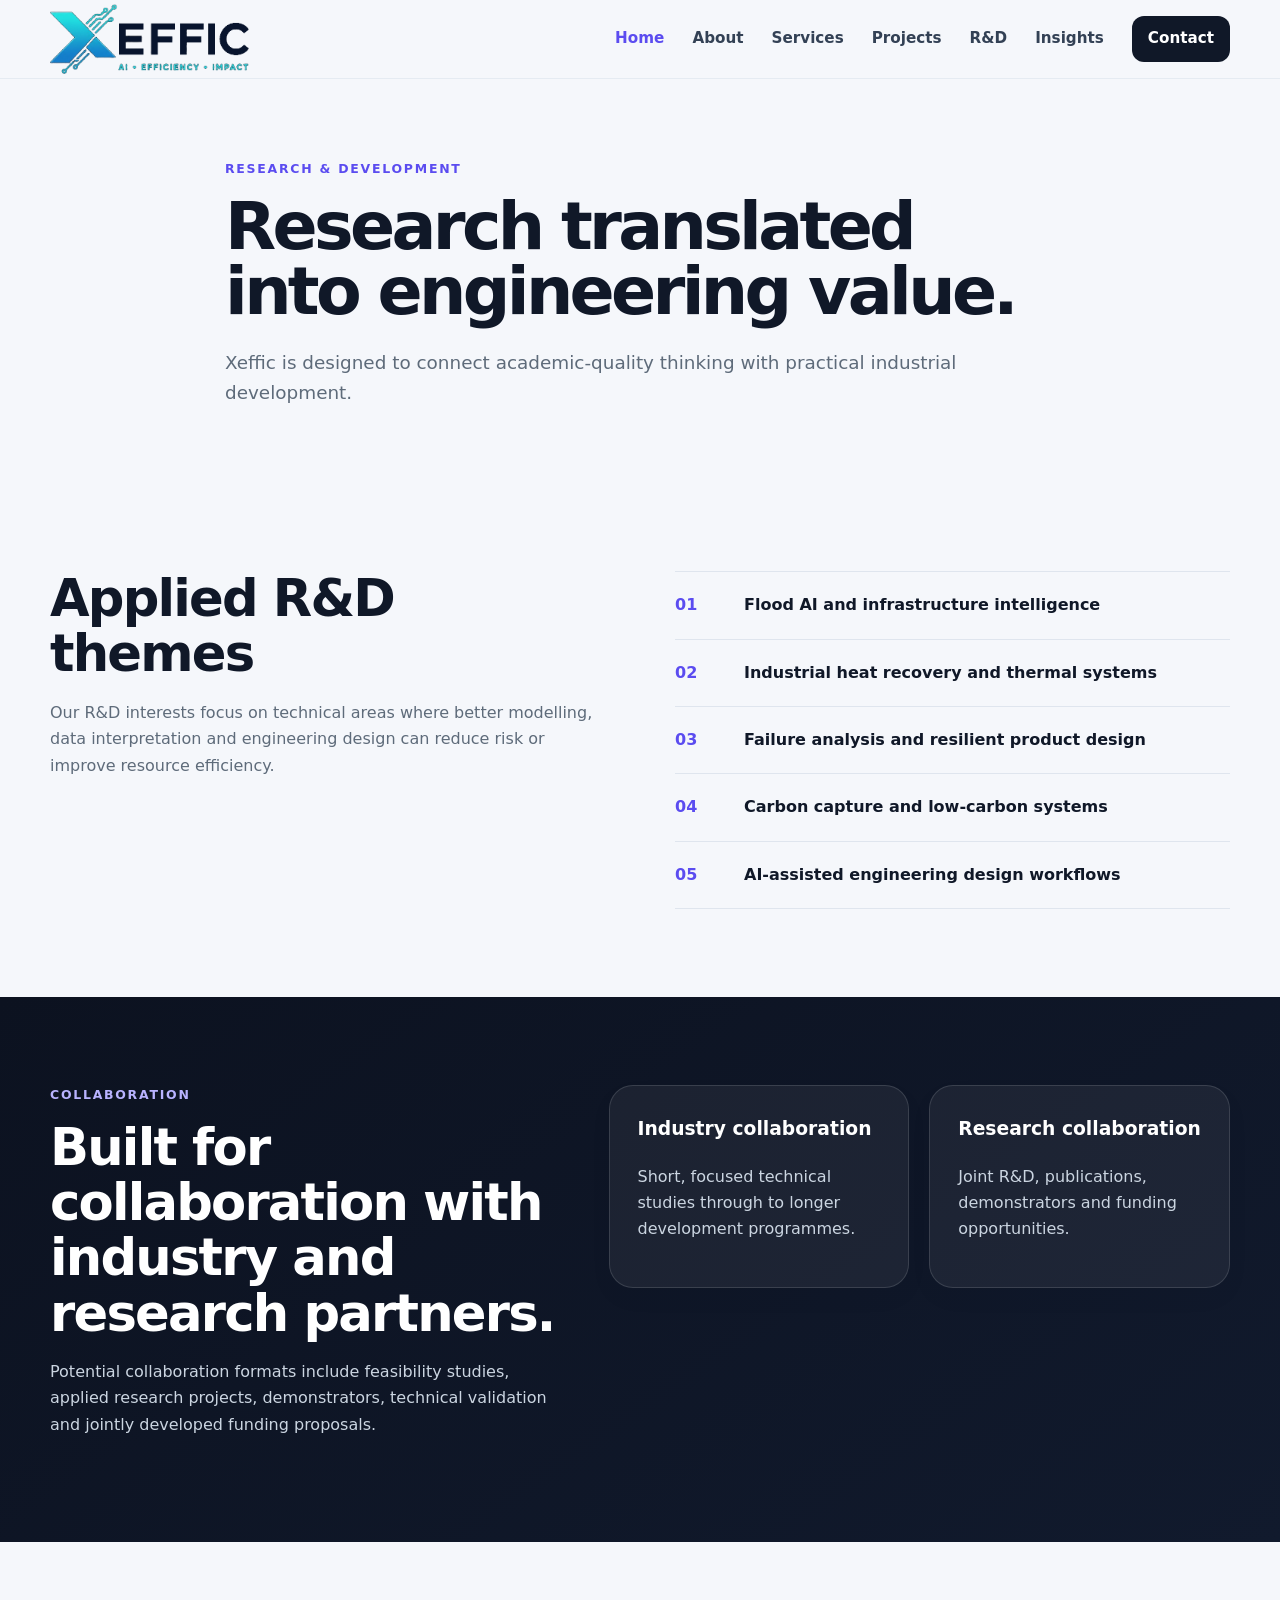
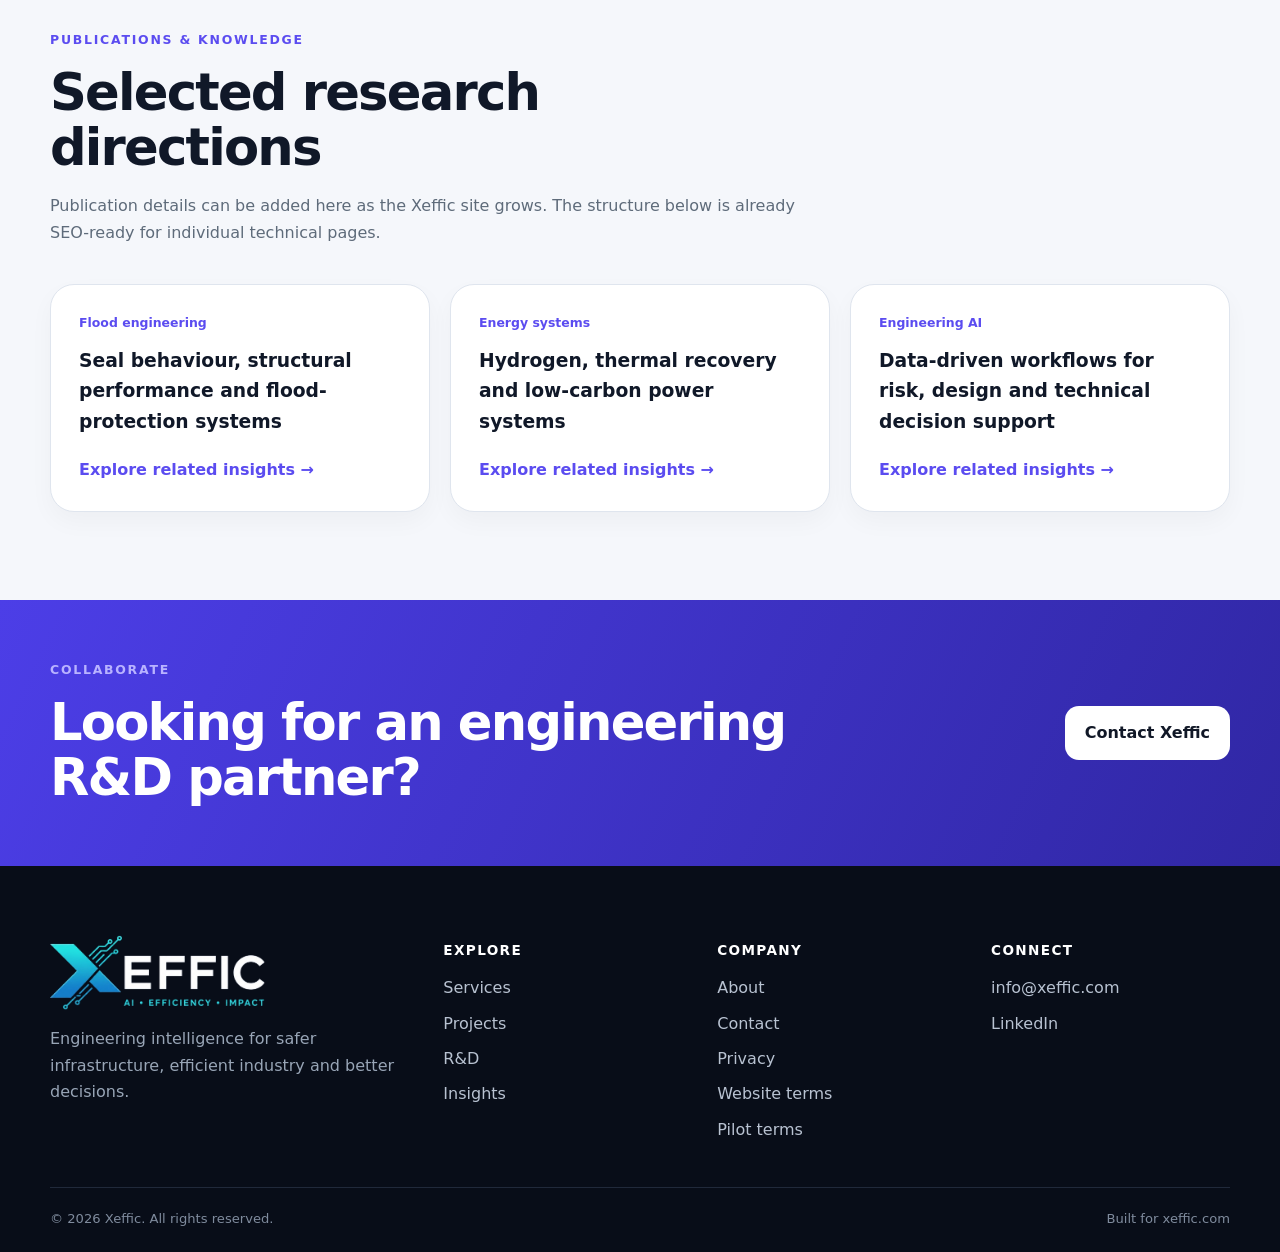
<file: research.html>
<!DOCTYPE html>

<html lang="en">
<head>
<meta charset="utf-8"/>
<meta content="width=device-width, initial-scale=1" name="viewport"/>
<title>Research &amp; Development | Xeffic</title>
<meta content="Xeffic connects applied research with engineering value across Flood AI, industrial energy, resilient design and low-carbon systems." name="description"/>
<meta content="index,follow" name="robots"/>
<link href="https://xeffic.com/research.html" rel="canonical"/>
<meta content="Research &amp; Development | Xeffic" property="og:title"/>
<meta content="Xeffic connects applied research with engineering value across Flood AI, industrial energy, resilient design and low-carbon systems." property="og:description"/>
<meta content="website" property="og:type"/>
<meta content="https://xeffic.com/research.html" property="og:url"/>
<meta content="Xeffic" property="og:site_name"/>
<meta content="summary_large_image" name="twitter:card"/>
<link href="assets/img/favicon.png" rel="icon" type="image/png"/>
<link href="assets/css/styles.css" rel="stylesheet"/>
<script defer="" src="assets/js/main.js"></script>
<script type="application/ld+json">
  {
    "@context":"https://schema.org",
    "@type":"Organization",
    "name":"Xeffic",
    "url":"https://xeffic.com",
    "email":"hello@xeffic.com",
    "description":"Engineering intelligence focused on Flood AI, industrial efficiency, simulation and sustainable technology."
  }
  </script>
<script defer="True" src="assets/js/cms-content.js"></script></head>
<body data-cms-page="research">
<a class="skip-link" href="#content">Skip to content</a>
<header class="site-header">
<div class="container nav-wrap">
<a aria-label="Xeffic home" class="brand brand-logo" href="index.html">
<img alt="Xeffic – AI, Efficiency, Impact" src="assets/img/xeffic-logo-light.png"/>
</a>
<button aria-controls="main-nav" aria-expanded="false" aria-label="Open menu" class="menu-toggle">
<span></span><span></span><span></span>
</button>
<nav aria-label="Primary" class="main-nav" id="main-nav">
<a href="index.html">Home</a>
<a href="about.html">About</a>
<a href="services.html">Services</a>
<a href="projects.html">Projects</a>
<a href="research.html">R&amp;D</a>
<a href="insights.html">Insights</a>
<a class="nav-cta" href="contact.html">Contact</a>
</nav>
</div>
</header>
<main id="content">
<section class="page-hero" data-cms-section="hero">
<div class="container narrow reveal">
<div class="eyebrow">RESEARCH &amp; DEVELOPMENT</div>
<h1>Research translated into engineering value.</h1>
<p>Xeffic is designed to connect academic-quality thinking with practical industrial development.</p>
</div>
</section>
<section class="section" data-cms-section="applied-r-d-themes">
<div class="container split">
<div class="reveal">
<h2>Applied R&amp;D themes</h2>
<p>Our R&amp;D interests focus on technical areas where better modelling, data interpretation and engineering design can reduce risk or improve resource efficiency.</p>
</div>
<div class="theme-list reveal delay-1">
<div><span>01</span><strong>Flood AI and infrastructure intelligence</strong></div>
<div><span>02</span><strong>Industrial heat recovery and thermal systems</strong></div>
<div><span>03</span><strong>Failure analysis and resilient product design</strong></div>
<div><span>04</span><strong>Carbon capture and low-carbon systems</strong></div>
<div><span>05</span><strong>AI-assisted engineering design workflows</strong></div>
</div>
</div>
</section>
<section class="section section-dark" data-cms-section="built-for-collaboration-with-industry-and-resear">
<div class="container research-panel">
<div class="reveal">
<div class="eyebrow light">COLLABORATION</div>
<h2>Built for collaboration with industry and research partners.</h2>
<p>Potential collaboration formats include feasibility studies, applied research projects, demonstrators, technical validation and jointly developed funding proposals.</p>
</div>
<div class="cards cards-2 dark-cards reveal delay-1">
<article class="card" data-cms-card="built-for-collaboration-with-industry-and-resear-card-1"><h3>Industry collaboration</h3><p>Short, focused technical studies through to longer development programmes.</p></article>
<article class="card" data-cms-card="built-for-collaboration-with-industry-and-resear-card-2"><h3>Research collaboration</h3><p>Joint R&amp;D, publications, demonstrators and funding opportunities.</p></article>
</div>
</div>
</section>
<section class="section" data-cms-section="publications-knowledge">
<div class="container">
<div class="section-head reveal">
<div class="eyebrow">PUBLICATIONS &amp; KNOWLEDGE</div>
<h2>Selected research directions</h2>
<p>Publication details can be added here as the Xeffic site grows. The structure below is already SEO-ready for individual technical pages.</p>
</div>
<div class="cards cards-3">
<article class="card publication-card reveal" data-cms-card="publications-knowledge-card-1"><span>Flood engineering</span><h3>Seal behaviour, structural performance and flood-protection systems</h3><a href="insights.html">Explore related insights →</a></article>
<article class="card publication-card reveal delay-1" data-cms-card="publications-knowledge-card-2"><span>Energy systems</span><h3>Hydrogen, thermal recovery and low-carbon power systems</h3><a href="insights.html">Explore related insights →</a></article>
<article class="card publication-card reveal delay-2" data-cms-card="publications-knowledge-card-3"><span>Engineering AI</span><h3>Data-driven workflows for risk, design and technical decision support</h3><a href="insights.html">Explore related insights →</a></article>
</div>
</div>
</section>
<section class="cta-band" data-cms-section="cta">
<div class="container cta-wrap reveal">
<div><div class="eyebrow light">COLLABORATE</div><h2>Looking for an engineering R&amp;D partner?</h2></div>
<a class="btn btn-light" href="contact.html">Contact Xeffic</a>
</div>
</section>
</main>
<footer class="site-footer">
<div class="container footer-grid">
<div>
<a class="brand footer-brand brand-logo" href="index.html"><img alt="Xeffic – AI, Efficiency, Impact" src="assets/img/xeffic-logo-dark.png"/></a>
<p>Engineering intelligence for safer infrastructure, efficient industry and better decisions.</p>
</div>
<div>
<h3>Explore</h3>
<a href="services.html">Services</a>
<a href="projects.html">Projects</a>
<a href="research.html">R&amp;D</a>
<a href="insights.html">Insights</a>
</div>
<div>
<h3>Company</h3>
<a href="about.html">About</a>
<a href="contact.html">Contact</a>
<a href="privacy.html">Privacy</a>
<a href="terms.html">Website terms</a>
<a href="pilot-terms.html">Pilot terms</a>
</div>
<div>
<h3>Connect</h3>
<a href="mailto:hello@xeffic.com">hello@xeffic.com</a>
<a href="https://www.linkedin.com/" rel="noopener" target="_blank">LinkedIn</a>
</div>
</div>
<div class="container footer-bottom">
<span>© <span id="year"></span> Xeffic. All rights reserved.</span>
<span>Built for xeffic.com</span>
</div>
</footer>
</body>
</html>
</file>
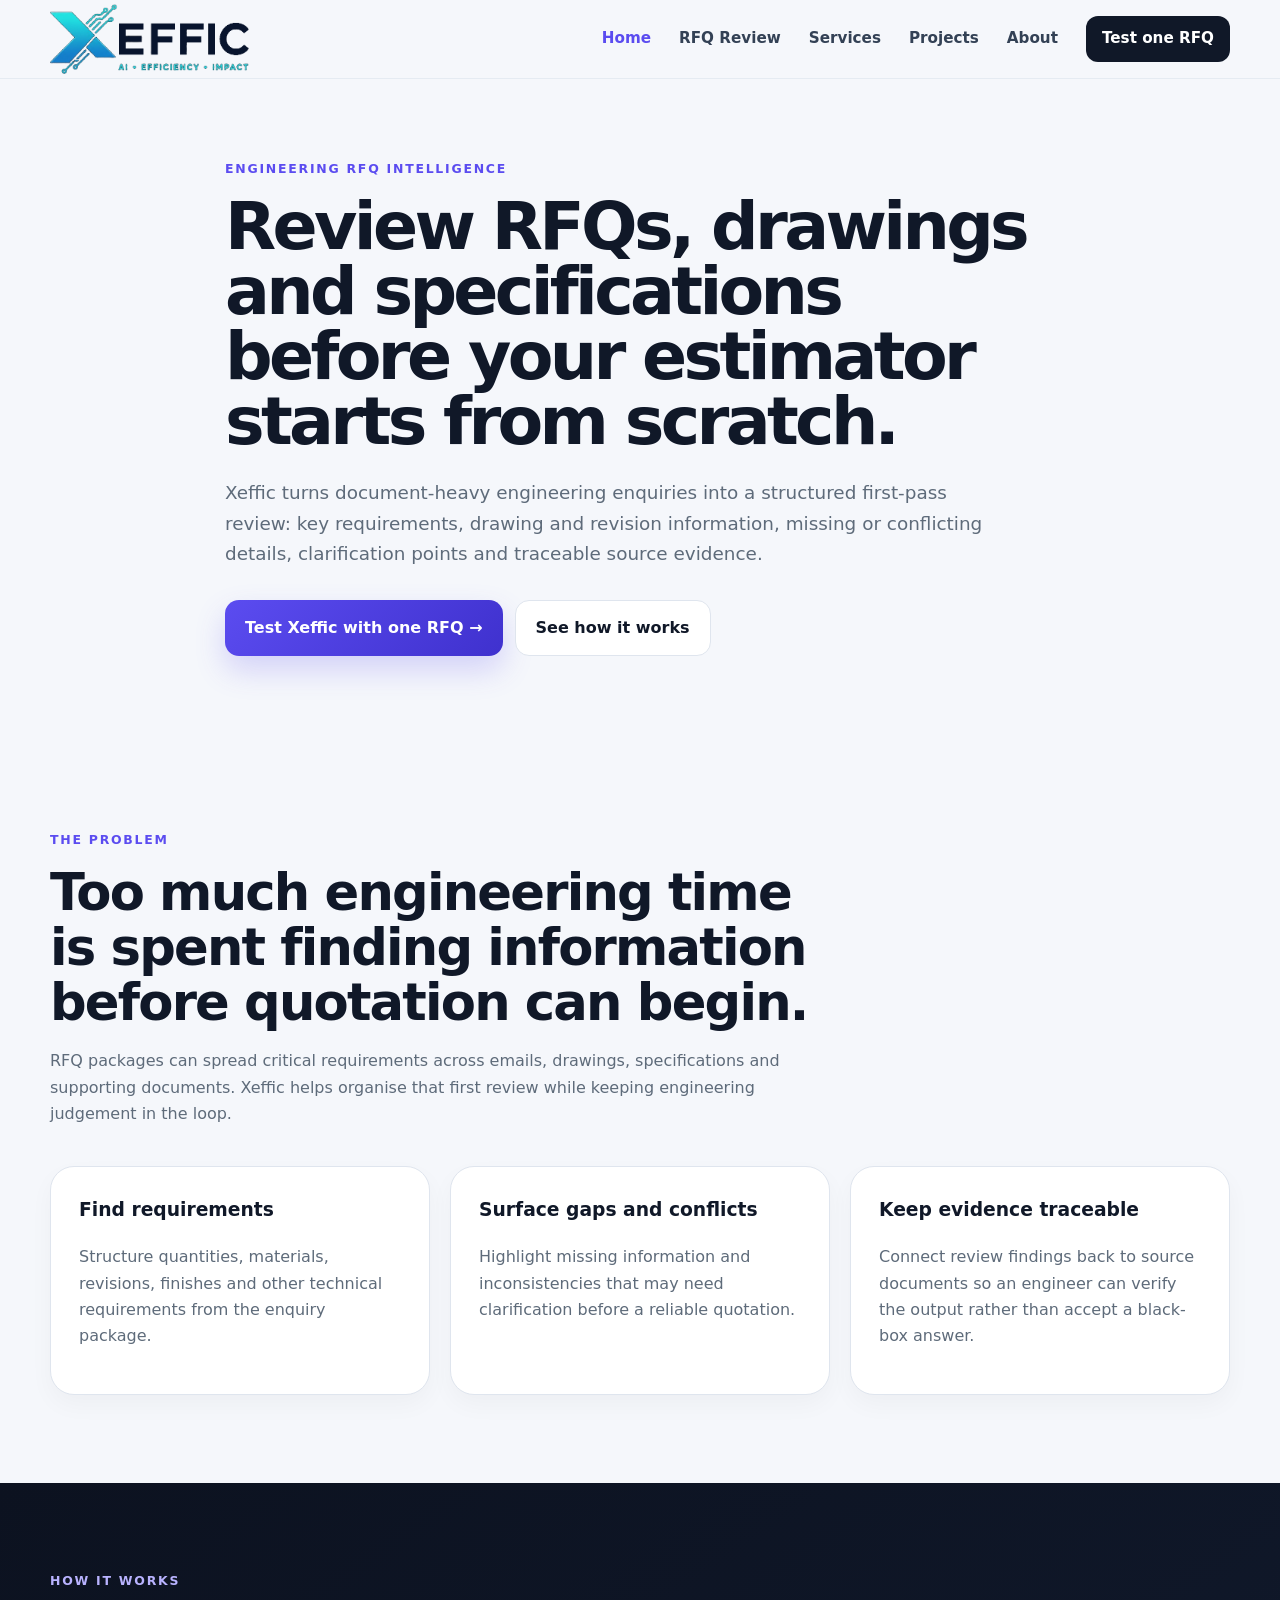
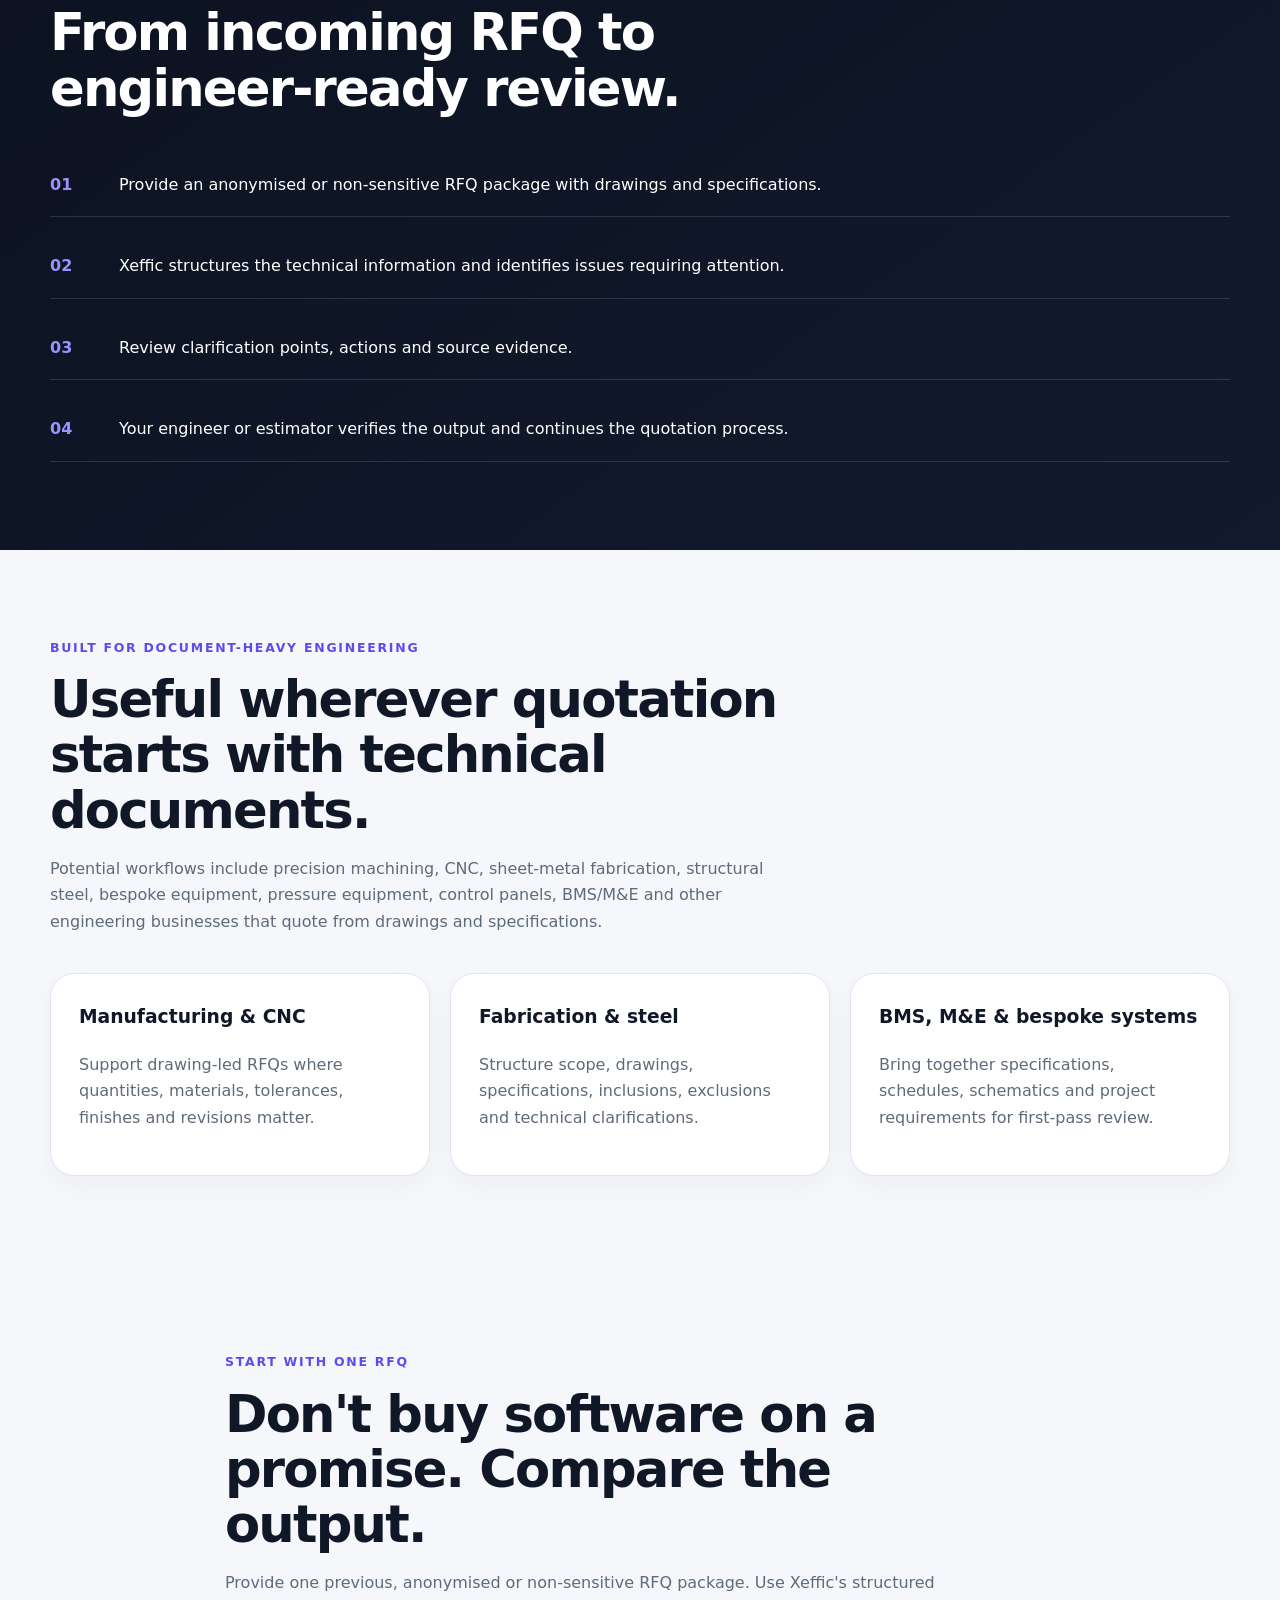
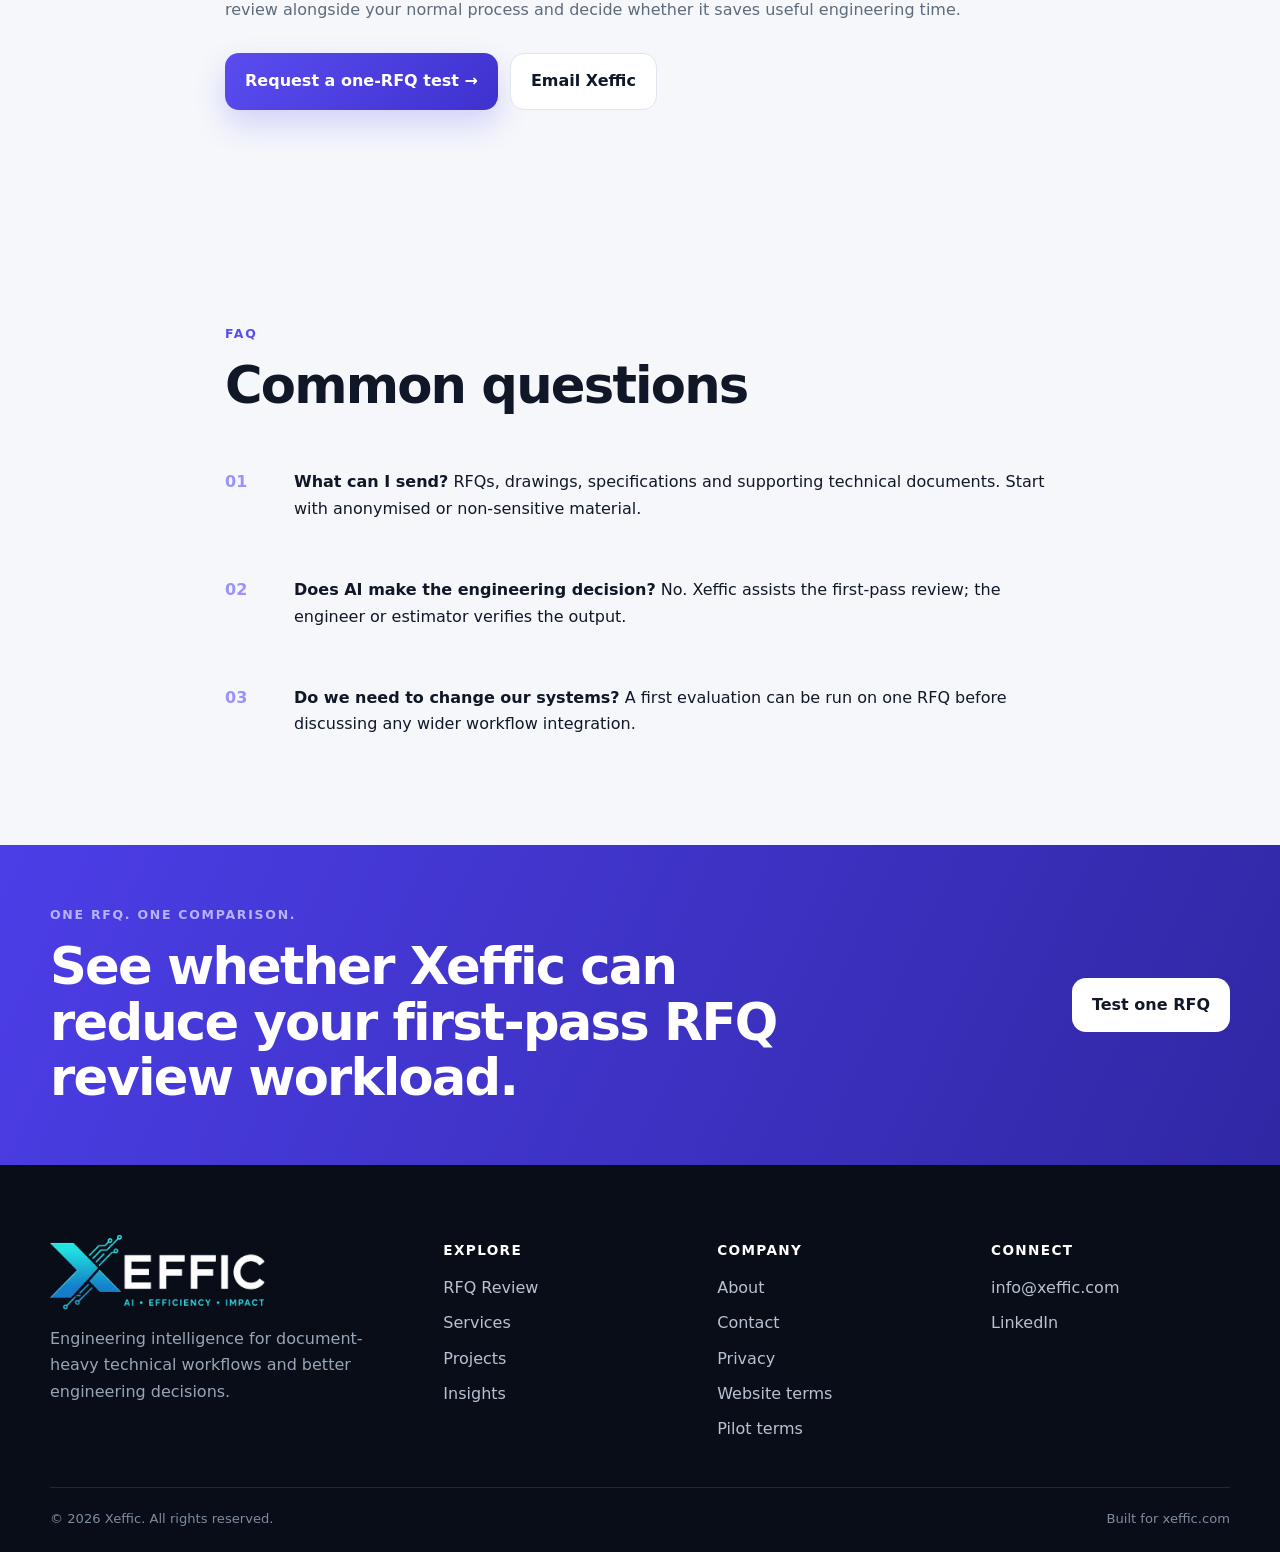
<file: rfq-review.html>
<!DOCTYPE html>
<html lang="en"><head>
<meta charset="utf-8"/><meta content="width=device-width, initial-scale=1" name="viewport"/>
<title>Engineering RFQ Review Software | Drawings &amp; Specifications | Xeffic</title>
<meta name="description" content="Review engineering RFQs, drawings and specifications in one workflow. Xeffic structures requirements, flags missing or conflicting information and prepares clarifications for engineer review."/>
<meta name="robots" content="index,follow"/><link rel="canonical" href="https://xeffic.com/rfq-review.html"/>
<meta property="og:title" content="Engineering RFQ Review Software | Xeffic"/><meta property="og:description" content="Turn RFQs, drawings and specifications into a structured engineering review with traceable evidence."/><meta property="og:type" content="website"/><meta property="og:url" content="https://xeffic.com/rfq-review.html"/><meta property="og:site_name" content="Xeffic"/>
<link href="assets/img/favicon.png" rel="icon" type="image/png"/><link href="assets/css/styles.css" rel="stylesheet"/><script defer src="assets/js/main.js"></script>
<script type="application/ld+json">{"@context":"https://schema.org","@type":"Service","name":"Engineering RFQ Review","provider":{"@type":"Organization","name":"Xeffic","url":"https://xeffic.com"},"areaServed":"GB","serviceType":"Engineering RFQ, drawing and specification review","description":"AI-assisted first-pass review of engineering RFQs, drawings and specifications with engineer verification."}</script>
<script type="application/ld+json">{"@context":"https://schema.org","@type":"FAQPage","mainEntity":[{"@type":"Question","name":"What documents can Xeffic review?","acceptedAnswer":{"@type":"Answer","text":"Xeffic is designed for engineering enquiry packages that can include RFQs, drawings, specifications and supporting technical documents."}},{"@type":"Question","name":"Does Xeffic replace the engineer or estimator?","acceptedAnswer":{"@type":"Answer","text":"No. Xeffic supports the first-pass review and keeps the engineer or estimator responsible for verification and commercial decisions."}},{"@type":"Question","name":"Can we test Xeffic before adopting it?","acceptedAnswer":{"@type":"Answer","text":"Yes. Organisations can start with an anonymised or non-sensitive RFQ package and compare the structured review with their normal process."}}]}</script>
</head><body>
<a class="skip-link" href="#content">Skip to content</a>
<header class="site-header"><div class="container nav-wrap"><a aria-label="Xeffic home" class="brand brand-logo" href="index.html"><img alt="Xeffic – AI, Efficiency, Impact" src="assets/img/xeffic-logo-light.png"/></a><button aria-controls="main-nav" aria-expanded="false" aria-label="Open menu" class="menu-toggle"><span></span><span></span><span></span></button><nav aria-label="Primary" class="main-nav" id="main-nav"><a href="index.html">Home</a><a href="rfq-review.html">RFQ Review</a><a href="services.html">Services</a><a href="projects.html">Projects</a><a href="about.html">About</a><a class="nav-cta" href="contact.html">Test one RFQ</a></nav></div></header>
<main id="content">
<section class="page-hero"><div class="container narrow reveal"><div class="eyebrow">ENGINEERING RFQ INTELLIGENCE</div><h1>Review RFQs, drawings and specifications before your estimator starts from scratch.</h1><p>Xeffic turns document-heavy engineering enquiries into a structured first-pass review: key requirements, drawing and revision information, missing or conflicting details, clarification points and traceable source evidence.</p><div class="hero-actions"><a class="btn btn-primary" href="contact.html">Test Xeffic with one RFQ →</a><a class="btn btn-secondary" href="#how-it-works">See how it works</a></div></div></section>
<section class="section"><div class="container"><div class="section-head reveal"><div class="eyebrow">THE PROBLEM</div><h2>Too much engineering time is spent finding information before quotation can begin.</h2><p>RFQ packages can spread critical requirements across emails, drawings, specifications and supporting documents. Xeffic helps organise that first review while keeping engineering judgement in the loop.</p></div><div class="cards cards-3"><article class="card reveal"><h3>Find requirements</h3><p>Structure quantities, materials, revisions, finishes and other technical requirements from the enquiry package.</p></article><article class="card reveal delay-1"><h3>Surface gaps and conflicts</h3><p>Highlight missing information and inconsistencies that may need clarification before a reliable quotation.</p></article><article class="card reveal delay-2"><h3>Keep evidence traceable</h3><p>Connect review findings back to source documents so an engineer can verify the output rather than accept a black-box answer.</p></article></div></div></section>
<section class="section section-dark" id="how-it-works"><div class="container"><div class="section-head reveal"><div class="eyebrow light">HOW IT WORKS</div><h2>From incoming RFQ to engineer-ready review.</h2></div><div class="principles reveal delay-1"><div><strong>01</strong><span>Provide an anonymised or non-sensitive RFQ package with drawings and specifications.</span></div><div><strong>02</strong><span>Xeffic structures the technical information and identifies issues requiring attention.</span></div><div><strong>03</strong><span>Review clarification points, actions and source evidence.</span></div><div><strong>04</strong><span>Your engineer or estimator verifies the output and continues the quotation process.</span></div></div></div></section>
<section class="section"><div class="container"><div class="section-head reveal"><div class="eyebrow">BUILT FOR DOCUMENT-HEAVY ENGINEERING</div><h2>Useful wherever quotation starts with technical documents.</h2><p>Potential workflows include precision machining, CNC, sheet-metal fabrication, structural steel, bespoke equipment, pressure equipment, control panels, BMS/M&amp;E and other engineering businesses that quote from drawings and specifications.</p></div><div class="cards cards-3"><article class="card"><h3>Manufacturing &amp; CNC</h3><p>Support drawing-led RFQs where quantities, materials, tolerances, finishes and revisions matter.</p></article><article class="card"><h3>Fabrication &amp; steel</h3><p>Structure scope, drawings, specifications, inclusions, exclusions and technical clarifications.</p></article><article class="card"><h3>BMS, M&amp;E &amp; bespoke systems</h3><p>Bring together specifications, schedules, schematics and project requirements for first-pass review.</p></article></div></div></section>
<section class="section"><div class="container narrow"><div class="section-head"><div class="eyebrow">START WITH ONE RFQ</div><h2>Don't buy software on a promise. Compare the output.</h2><p>Provide one previous, anonymised or non-sensitive RFQ package. Use Xeffic's structured review alongside your normal process and decide whether it saves useful engineering time.</p><div class="hero-actions"><a class="btn btn-primary" href="contact.html">Request a one-RFQ test →</a><a class="btn btn-secondary" href="mailto:info@xeffic.com?subject=Xeffic%20RFQ%20Review%20Enquiry">Email Xeffic</a></div></div></div></section>
<section class="section"><div class="container narrow"><div class="section-head"><div class="eyebrow">FAQ</div><h2>Common questions</h2></div><div class="principles"><div><strong>01</strong><span><b>What can I send?</b> RFQs, drawings, specifications and supporting technical documents. Start with anonymised or non-sensitive material.</span></div><div><strong>02</strong><span><b>Does AI make the engineering decision?</b> No. Xeffic assists the first-pass review; the engineer or estimator verifies the output.</span></div><div><strong>03</strong><span><b>Do we need to change our systems?</b> A first evaluation can be run on one RFQ before discussing any wider workflow integration.</span></div></div></div></section>
<section class="cta-band"><div class="container cta-wrap reveal"><div><div class="eyebrow light">ONE RFQ. ONE COMPARISON.</div><h2>See whether Xeffic can reduce your first-pass RFQ review workload.</h2></div><a class="btn btn-light" href="contact.html">Test one RFQ</a></div></section>
</main>
<footer class="site-footer"><div class="container footer-grid"><div><a class="brand footer-brand brand-logo" href="index.html"><img alt="Xeffic" src="assets/img/xeffic-logo-dark.png"/></a><p>Engineering intelligence for document-heavy technical workflows and better engineering decisions.</p></div><div><h3>Explore</h3><a href="rfq-review.html">RFQ Review</a><a href="services.html">Services</a><a href="projects.html">Projects</a><a href="insights.html">Insights</a></div><div><h3>Company</h3><a href="about.html">About</a><a href="contact.html">Contact</a><a href="privacy.html">Privacy</a><a href="terms.html">Website terms</a><a href="pilot-terms.html">Pilot terms</a></div><div><h3>Connect</h3><a href="mailto:info@xeffic.com">info@xeffic.com</a><a href="https://www.linkedin.com/company/146267292/" rel="noopener" target="_blank">LinkedIn</a></div></div><div class="container footer-bottom"><span>© <span id="year"></span> Xeffic. All rights reserved.</span><span>Built for xeffic.com</span></div></footer>
</body></html>
</file>
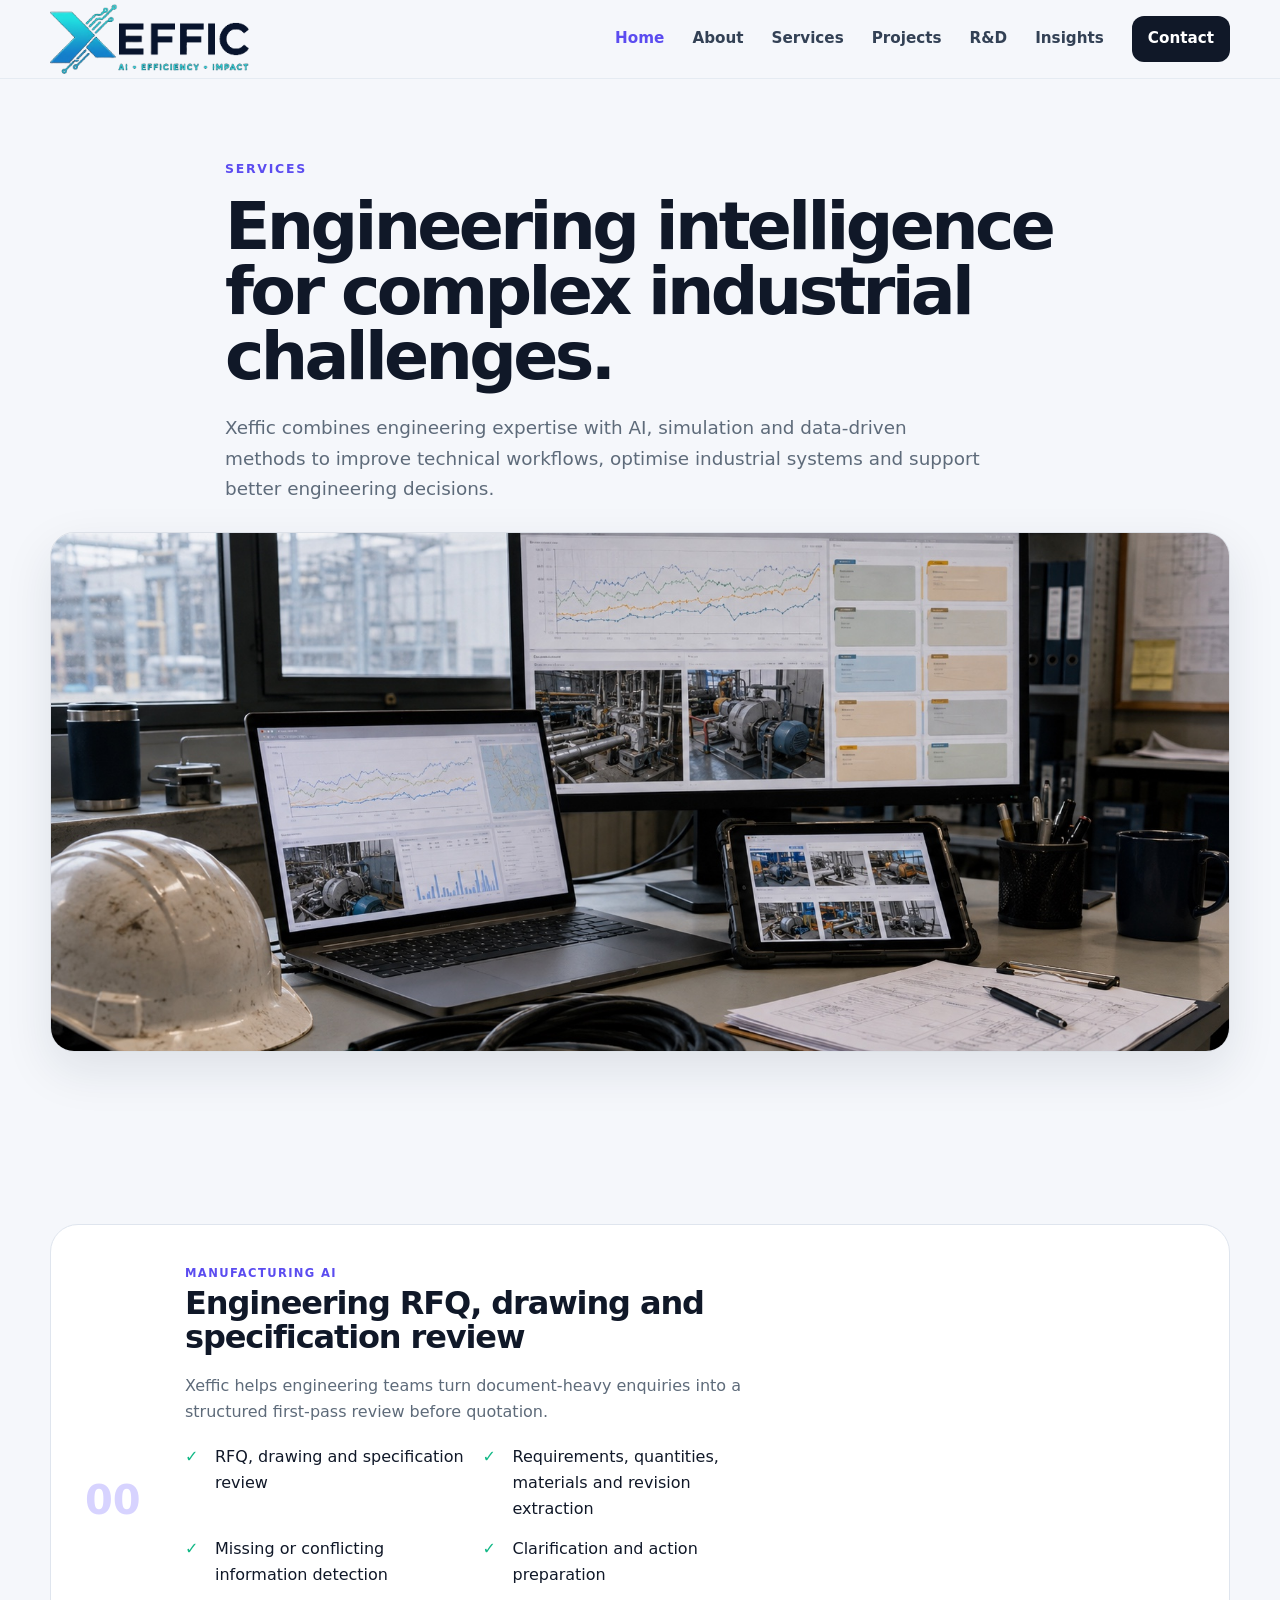
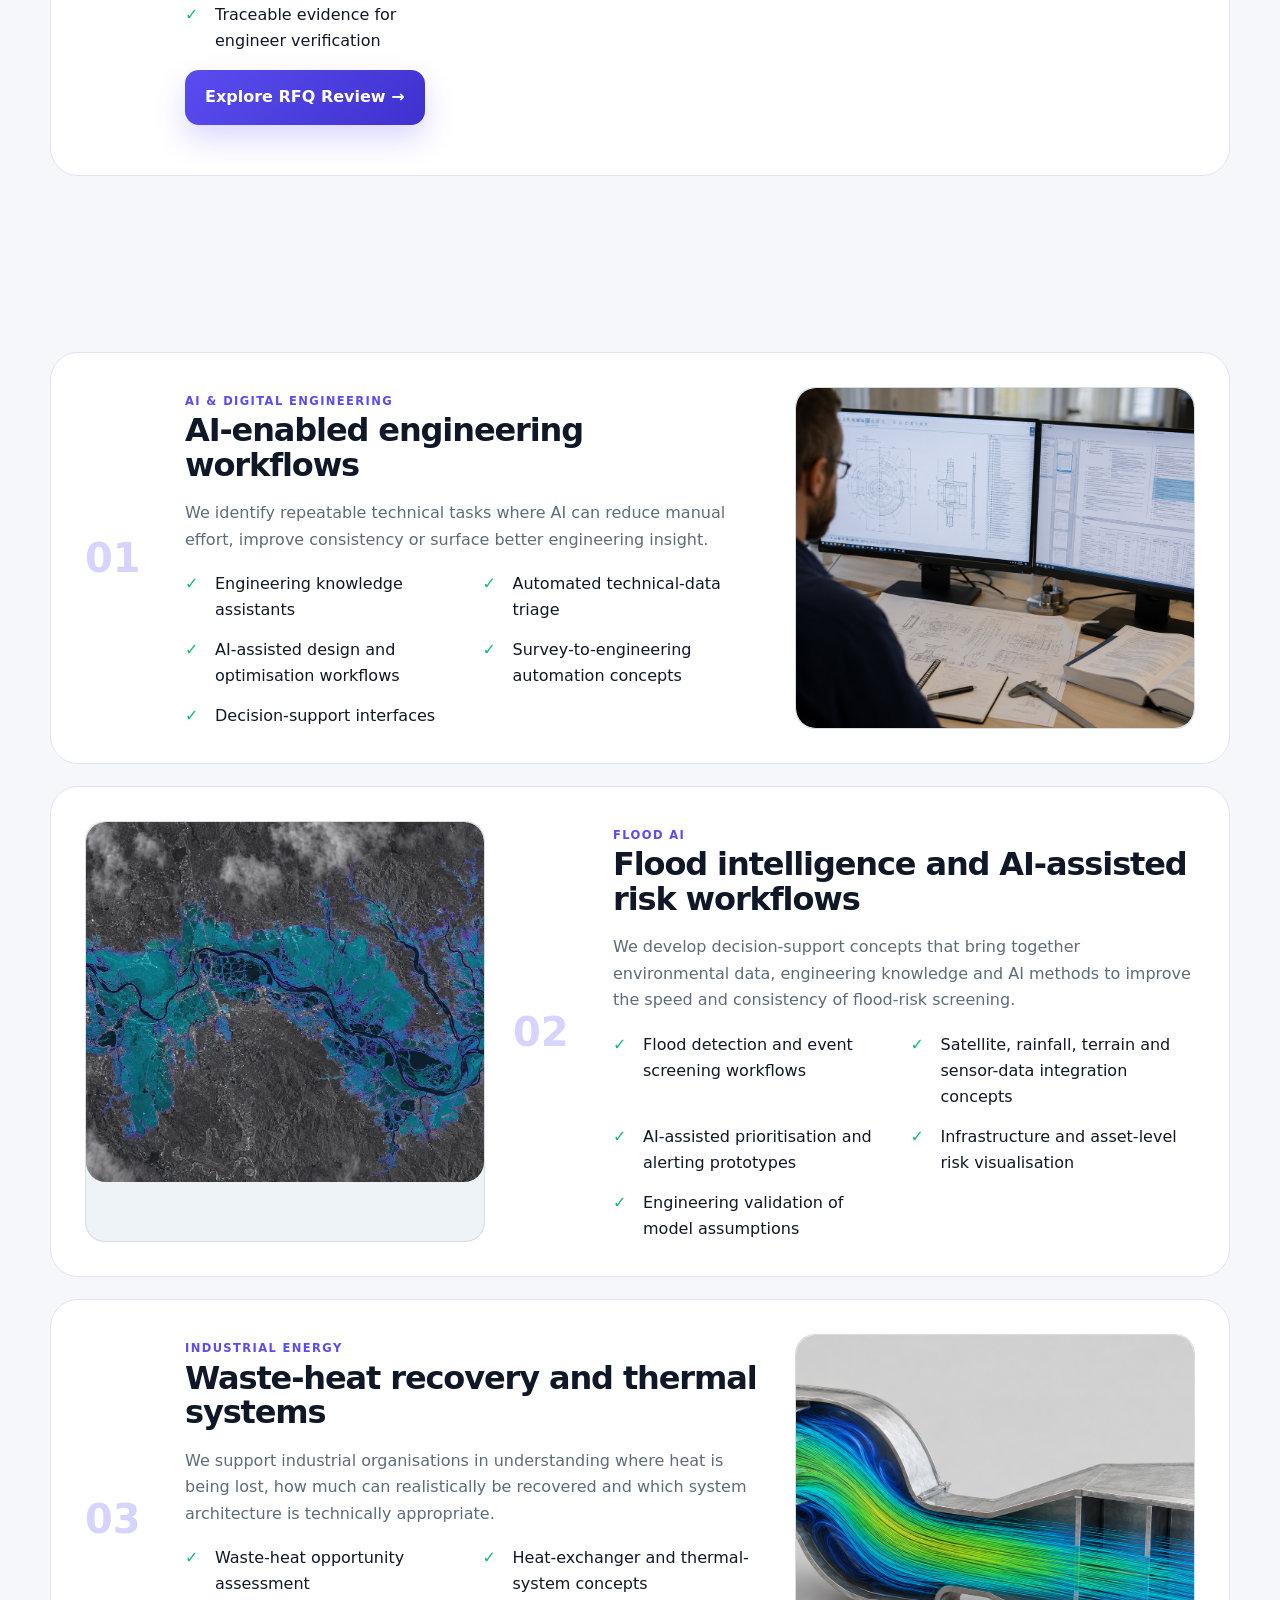
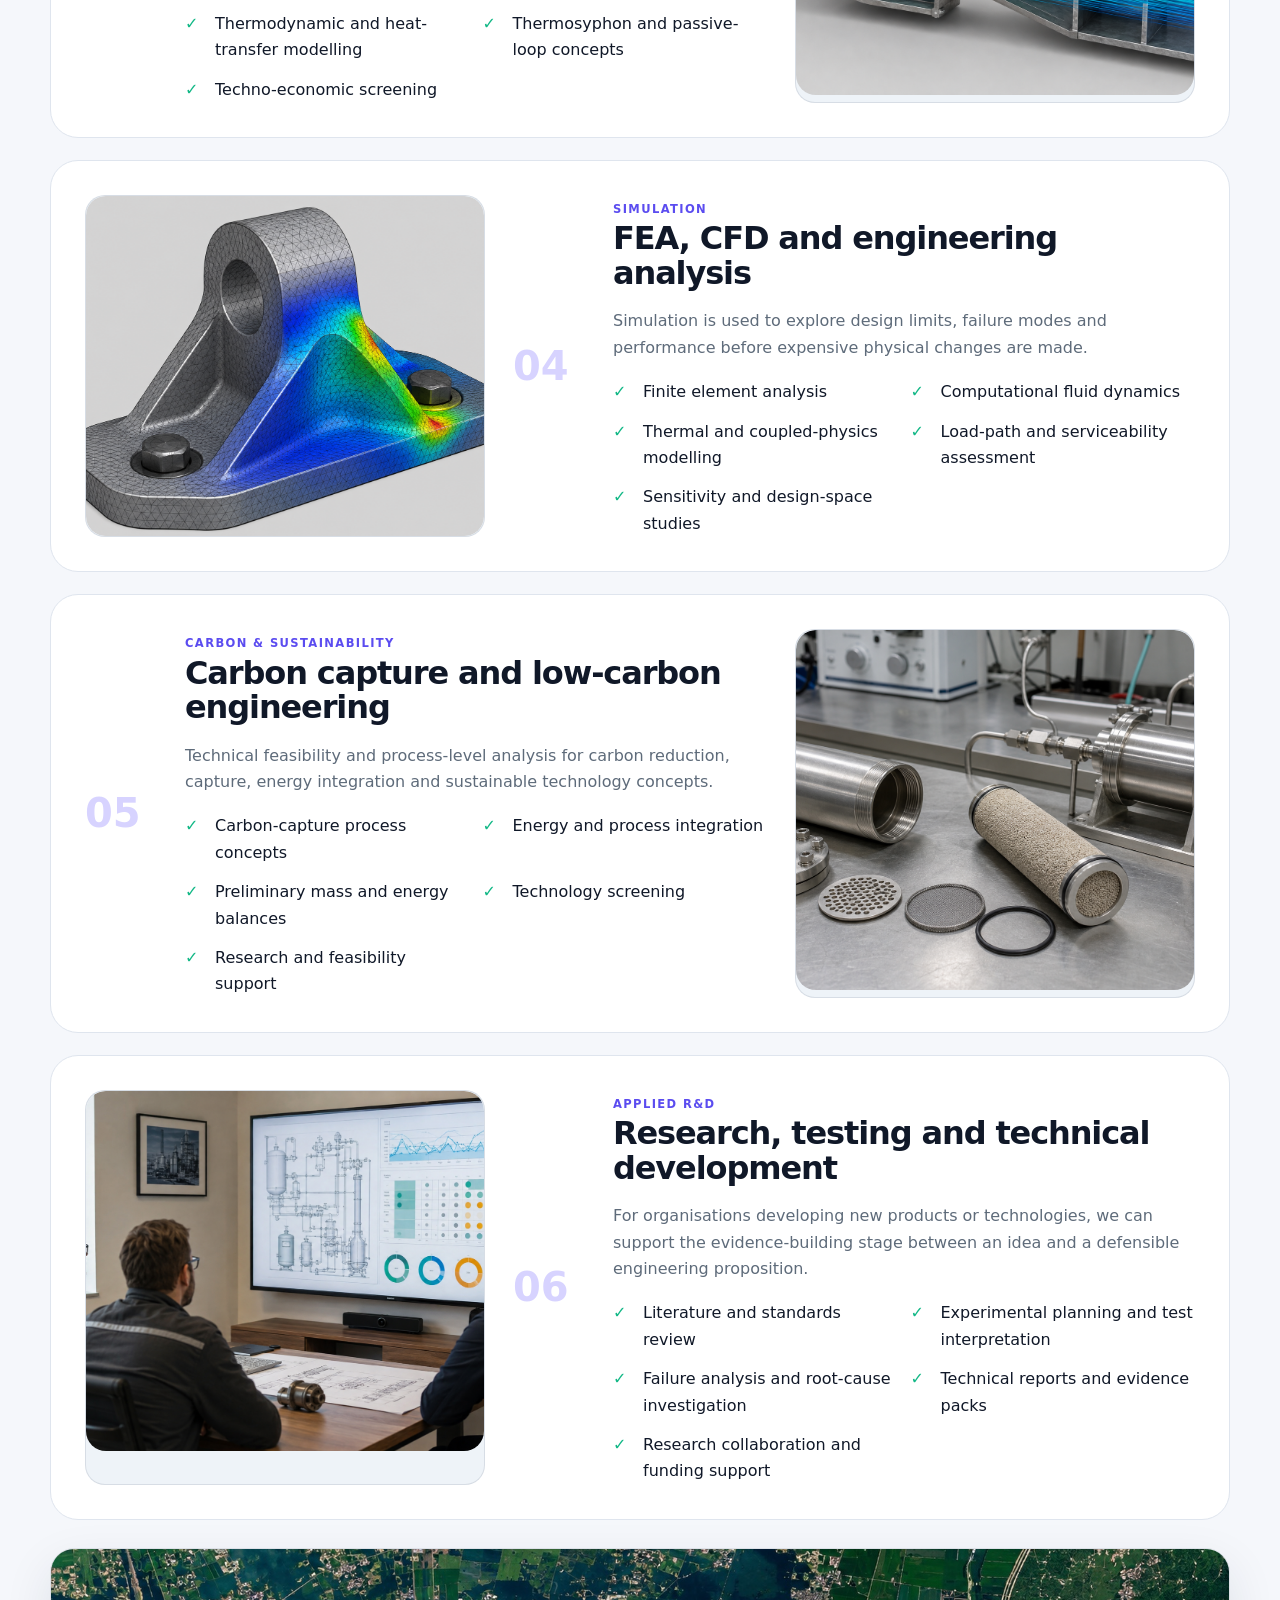
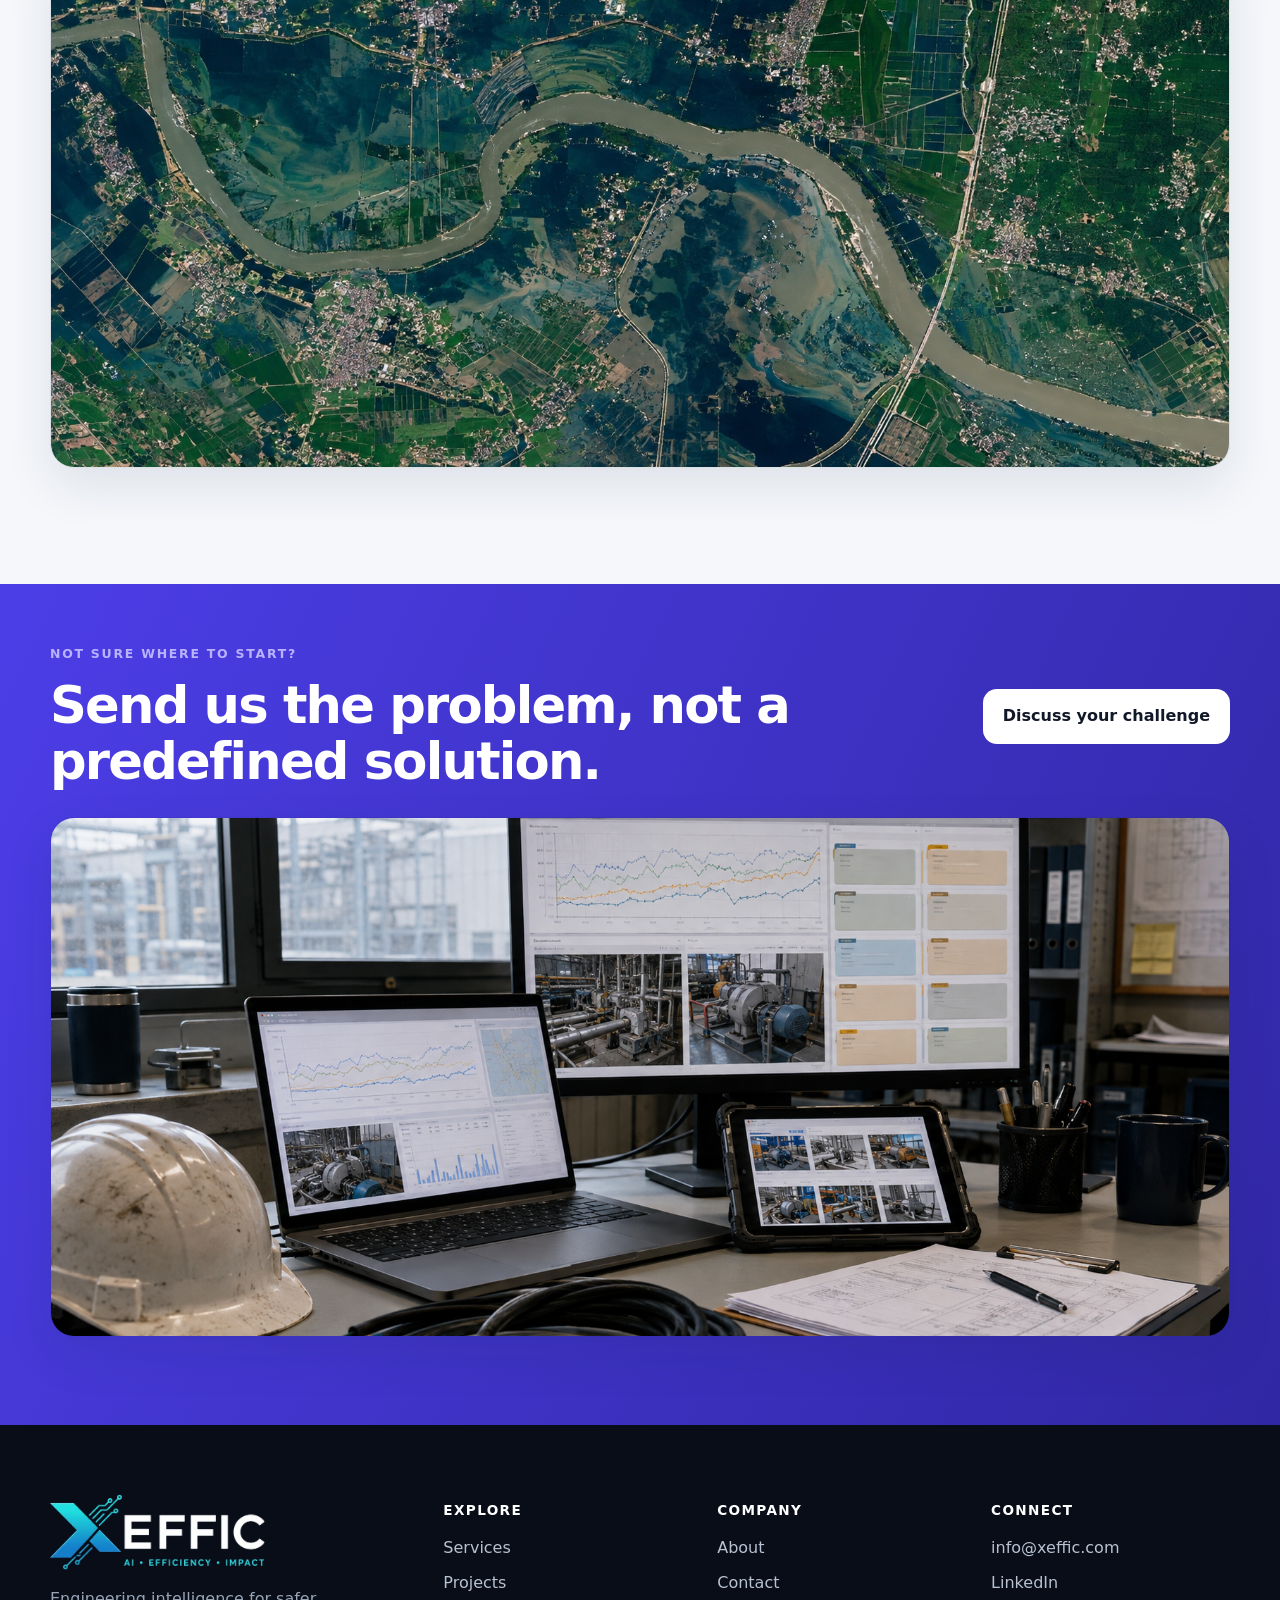
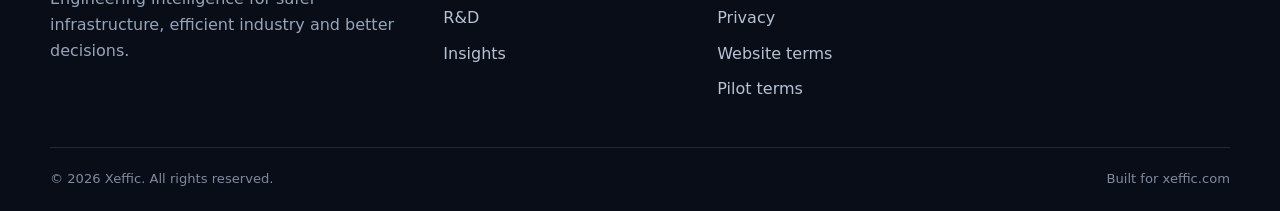
<file: services.html>
<!DOCTYPE html>

<html lang="en">
<head>
<meta charset="utf-8"/>
<meta content="width=device-width, initial-scale=1" name="viewport"/>
<title>Engineering Services | Flood AI, Energy, Simulation &amp; R&amp;D | Xeffic</title>
<meta content="Explore Xeffic services in Flood AI, industrial waste-heat recovery, engineering simulation, AI workflows, carbon and applied R&amp;D." name="description"/>
<meta content="index,follow" name="robots"/>
<link href="https://xeffic.com/services.html" rel="canonical"/>
<meta content="Engineering Services | Flood AI, Energy, Simulation &amp; R&amp;D | Xeffic" property="og:title"/>
<meta content="Explore Xeffic services in Flood AI, industrial waste-heat recovery, engineering simulation, AI workflows, carbon and applied R&amp;D." property="og:description"/>
<meta content="website" property="og:type"/>
<meta content="https://xeffic.com/services.html" property="og:url"/>
<meta content="Xeffic" property="og:site_name"/>
<meta content="summary_large_image" name="twitter:card"/>
<link href="assets/img/favicon.png" rel="icon" type="image/png"/>
<link href="assets/css/styles.css" rel="stylesheet"/>
<script defer="" src="assets/js/main.js"></script>
<script type="application/ld+json">
  {
    "@context":"https://schema.org",
    "@type":"Organization",
    "name":"Xeffic",
    "url":"https://xeffic.com",
    "email":"hello@xeffic.com",
    "description":"Engineering intelligence focused on Flood AI, industrial efficiency, simulation and sustainable technology."
  }
  </script>
<script defer="True" src="assets/js/cms-content.js"></script></head>
<body data-cms-page="services">
<a class="skip-link" href="#content">Skip to content</a>
<header class="site-header">
<div class="container nav-wrap">
<a aria-label="Xeffic home" class="brand brand-logo" href="index.html">
<img alt="Xeffic – AI, Efficiency, Impact" src="assets/img/xeffic-logo-light.png"/>
</a>
<button aria-controls="main-nav" aria-expanded="false" aria-label="Open menu" class="menu-toggle">
<span></span><span></span><span></span>
</button>
<nav aria-label="Primary" class="main-nav" id="main-nav">
<a href="index.html">Home</a>
<a href="about.html">About</a>
<a href="services.html">Services</a>
<a href="projects.html">Projects</a>
<a href="research.html">R&amp;D</a>
<a href="insights.html">Insights</a>
<a class="nav-cta" href="contact.html">Contact</a>
</nav>
</div>
</header>
<main id="content">
<section class="page-hero" data-cms-section="hero">
<div class="container narrow reveal">
<div class="eyebrow">SERVICES</div>
<h1>Engineering services designed for difficult, high-value problems.</h1>
<p>From flood intelligence and energy systems to simulation and R&amp;D support, Xeffic helps turn uncertainty into engineering evidence.</p>
</div>
</section>
<section class="section" id="rfq-review">
<div class="container service-list">
<article class="service-row reveal">
<div class="service-number">00</div>
<div>
<span class="kicker">MANUFACTURING AI</span>
<h2>Engineering RFQ, drawing and specification review</h2>
<p>Xeffic helps engineering teams turn document-heavy enquiries into a structured first-pass review before quotation.</p>
<ul class="check-list compact">
<li>RFQ, drawing and specification review</li>
<li>Requirements, quantities, materials and revision extraction</li>
<li>Missing or conflicting information detection</li>
<li>Clarification and action preparation</li>
<li>Traceable evidence for engineer verification</li>
</ul>
<p><a class="btn btn-primary" href="rfq-review.html">Explore RFQ Review →</a></p>
</div>
</article>
</div>
</section>
<section class="section" data-cms-section="flood-intelligence-and-ai-assisted-risk-workflow">
<div class="container service-list">
<article class="service-row reveal" data-cms-card="flood-ai" id="flood-ai">
<div class="service-number">01</div>
<div>
<span class="kicker">FLOOD AI</span>
<h2>Flood intelligence and AI-assisted risk workflows</h2>
<p>We develop decision-support concepts that bring together environmental data, engineering knowledge and AI methods to improve the speed and consistency of flood-risk screening.</p>
<ul class="check-list compact">
<li>Flood detection and event screening workflows</li>
<li>Satellite, rainfall, terrain and sensor-data integration concepts</li>
<li>AI-assisted prioritisation and alerting prototypes</li>
<li>Infrastructure and asset-level risk visualisation</li>
<li>Engineering validation of model assumptions</li>
</ul>
</div>
</article>
<article class="service-row reveal" data-cms-card="energy" id="energy">
<div class="service-number">02</div>
<div>
<span class="kicker">INDUSTRIAL ENERGY</span>
<h2>Waste-heat recovery and thermal systems</h2>
<p>We support industrial organisations in understanding where heat is being lost, how much can realistically be recovered and which system architecture is technically appropriate.</p>
<ul class="check-list compact">
<li>Waste-heat opportunity assessment</li>
<li>Heat-exchanger and thermal-system concepts</li>
<li>Thermodynamic and heat-transfer modelling</li>
<li>Thermosyphon and passive-loop concepts</li>
<li>Techno-economic screening</li>
</ul>
</div>
</article>
<article class="service-row reveal" data-cms-card="simulation" id="simulation">
<div class="service-number">03</div>
<div>
<span class="kicker">SIMULATION</span>
<h2>FEA, CFD and engineering analysis</h2>
<p>Simulation is used to explore design limits, failure modes and performance before expensive physical changes are made.</p>
<ul class="check-list compact">
<li>Finite element analysis</li>
<li>Computational fluid dynamics</li>
<li>Thermal and coupled-physics modelling</li>
<li>Load-path and serviceability assessment</li>
<li>Sensitivity and design-space studies</li>
</ul>
</div>
</article>
<article class="service-row reveal" data-cms-card="ai-engineering" id="ai-engineering">
<div class="service-number">04</div>
<div>
<span class="kicker">AI &amp; DIGITAL ENGINEERING</span>
<h2>AI-enabled engineering workflows</h2>
<p>We identify repeatable technical tasks where AI can reduce manual effort, improve consistency or surface better engineering insight.</p>
<ul class="check-list compact">
<li>Engineering knowledge assistants</li>
<li>Automated technical-data triage</li>
<li>AI-assisted design and optimisation workflows</li>
<li>Survey-to-engineering automation concepts</li>
<li>Decision-support interfaces</li>
</ul>
</div>
</article>
<article class="service-row reveal" data-cms-card="carbon" id="carbon">
<div class="service-number">05</div>
<div>
<span class="kicker">CARBON &amp; SUSTAINABILITY</span>
<h2>Carbon capture and low-carbon engineering</h2>
<p>Technical feasibility and process-level analysis for carbon reduction, capture, energy integration and sustainable technology concepts.</p>
<ul class="check-list compact">
<li>Carbon-capture process concepts</li>
<li>Energy and process integration</li>
<li>Preliminary mass and energy balances</li>
<li>Technology screening</li>
<li>Research and feasibility support</li>
</ul>
</div>
</article>
<article class="service-row reveal" data-cms-card="rd" id="rd">
<div class="service-number">06</div>
<div>
<span class="kicker">APPLIED R&amp;D</span>
<h2>Research, testing and technical development</h2>
<p>For organisations developing new products or technologies, we can support the evidence-building stage between an idea and a defensible engineering proposition.</p>
<ul class="check-list compact">
<li>Literature and standards review</li>
<li>Experimental planning and test interpretation</li>
<li>Failure analysis and root-cause investigation</li>
<li>Technical reports and evidence packs</li>
<li>Research collaboration and funding support</li>
</ul>
</div>
</article>
</div>
</section>
<section class="cta-band" data-cms-section="cta">
<div class="container cta-wrap reveal">
<div><div class="eyebrow light">NOT SURE WHERE TO START?</div><h2>Send us the problem, not a predefined solution.</h2></div>
<a class="btn btn-light" href="contact.html">Discuss your challenge</a>
</div>
</section>
</main>
<footer class="site-footer">
<div class="container footer-grid">
<div>
<a class="brand footer-brand brand-logo" href="index.html"><img alt="Xeffic – AI, Efficiency, Impact" src="assets/img/xeffic-logo-dark.png"/></a>
<p>Engineering intelligence for safer infrastructure, efficient industry and better decisions.</p>
</div>
<div>
<h3>Explore</h3>
<a href="services.html">Services</a>
<a href="projects.html">Projects</a>
<a href="research.html">R&amp;D</a>
<a href="insights.html">Insights</a>
</div>
<div>
<h3>Company</h3>
<a href="about.html">About</a>
<a href="contact.html">Contact</a>
<a href="privacy.html">Privacy</a>
<a href="terms.html">Website terms</a>
<a href="pilot-terms.html">Pilot terms</a>
</div>
<div>
<h3>Connect</h3>
<a href="mailto:hello@xeffic.com">hello@xeffic.com</a>
<a href="https://www.linkedin.com/" rel="noopener" target="_blank">LinkedIn</a>
</div>
</div>
<div class="container footer-bottom">
<span>© <span id="year"></span> Xeffic. All rights reserved.</span>
<span>Built for xeffic.com</span>
</div>
</footer>
</body>
</html>
</file>
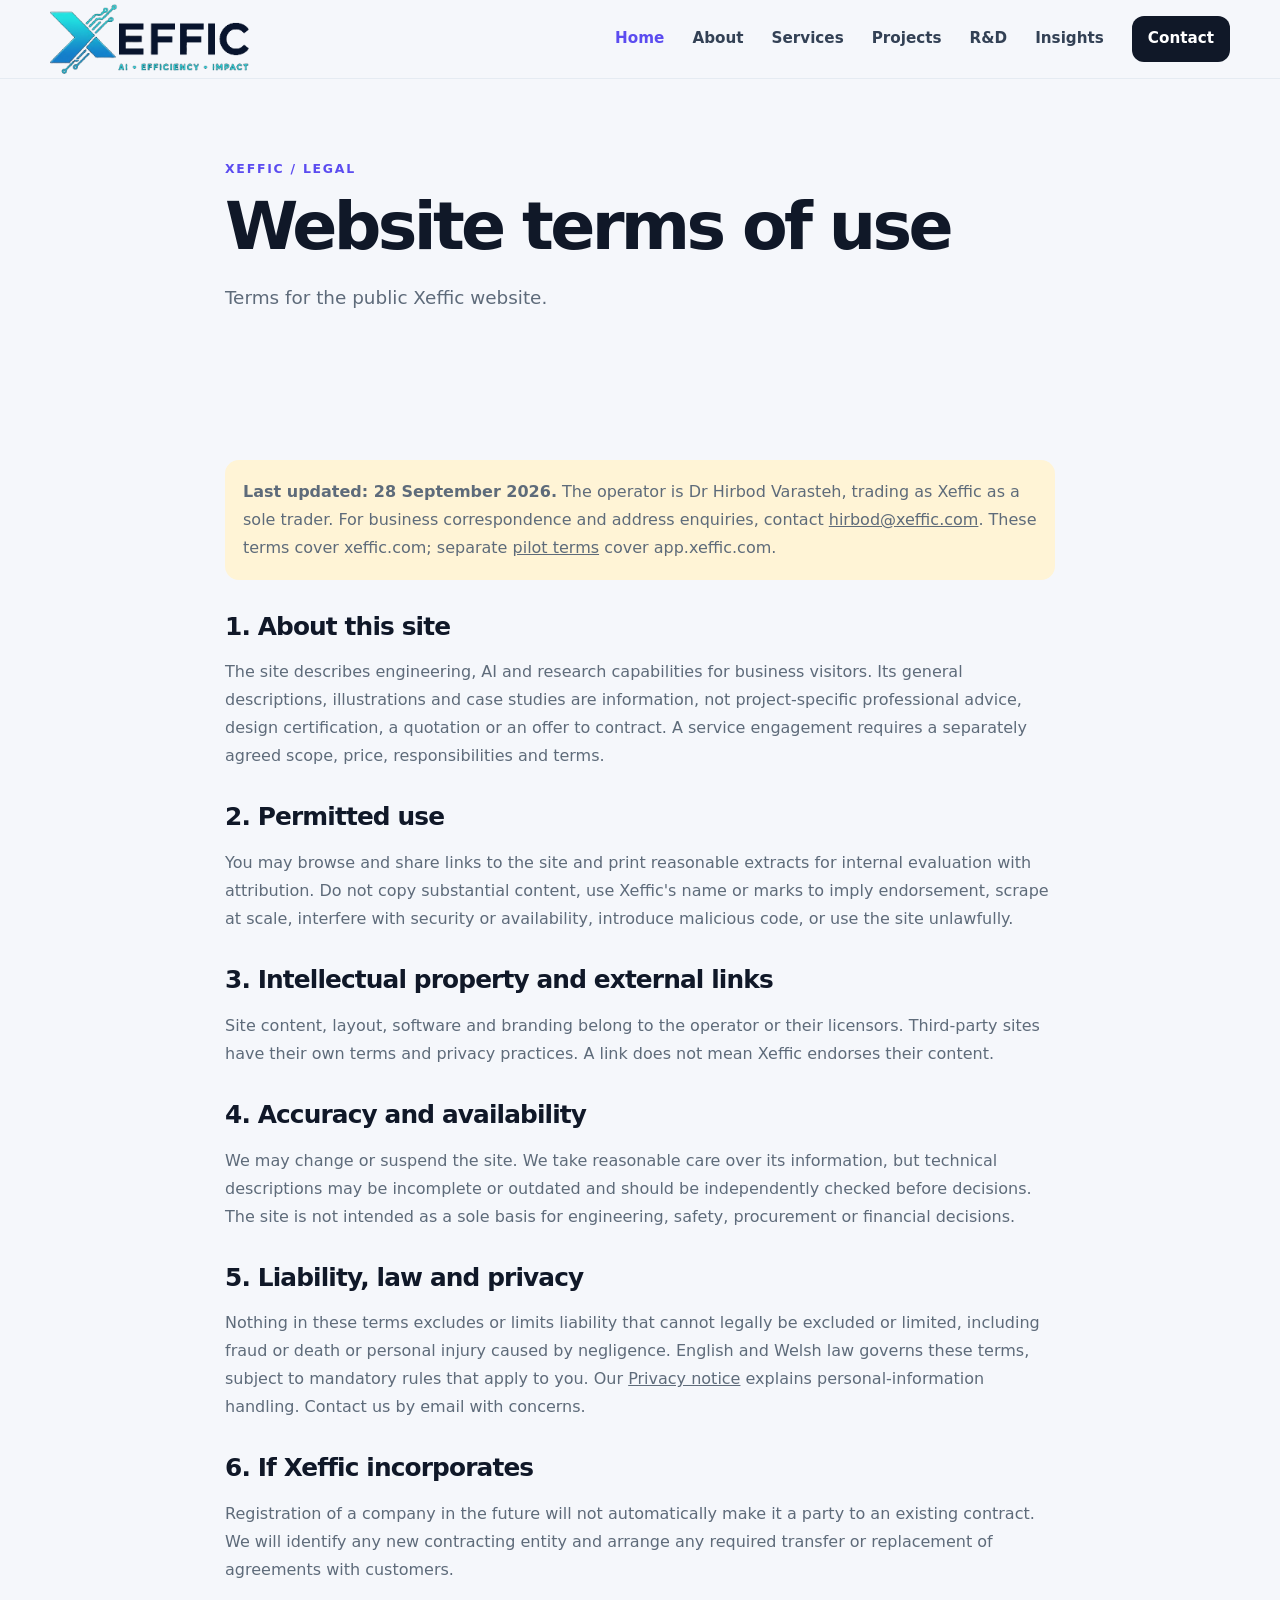
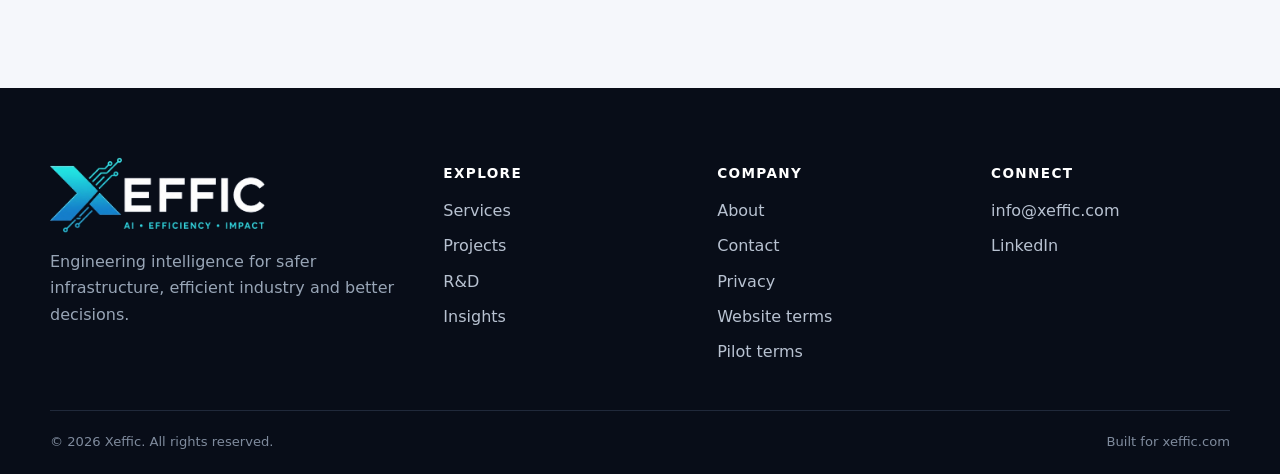
<file: terms.html>
<!DOCTYPE html>

<html lang="en">
<head>
<meta charset="utf-8"/>
<meta content="width=device-width, initial-scale=1" name="viewport"/>
<title>Website terms of use | Xeffic</title>
<meta content="Terms for the public Xeffic website." name="description"/>
<meta content="index,follow" name="robots"/>
<link href="https://xeffic.com/terms.html" rel="canonical"/>
<meta content="Website terms of use | Xeffic" property="og:title"/>
<meta content="Terms for the public Xeffic website." property="og:description"/>
<meta content="website" property="og:type"/>
<meta content="https://xeffic.com/terms.html" property="og:url"/>
<meta content="Xeffic" property="og:site_name"/>
<meta content="summary_large_image" name="twitter:card"/>
<link href="assets/img/favicon.png" rel="icon" type="image/png"/>
<link href="assets/css/styles.css" rel="stylesheet"/>
<script defer="" src="assets/js/main.js"></script>
<script type="application/ld+json">
  {
    "@context":"https://schema.org",
    "@type":"Organization",
    "name":"Xeffic",
    "url":"https://xeffic.com",
    "email":"info@xeffic.com",
    "description":"Engineering intelligence focused on Flood AI, industrial efficiency, simulation and sustainable technology."
  }
  </script>
<script defer="True" src="assets/js/cms-content.js"></script></head>
<body>
<a class="skip-link" href="#content">Skip to content</a>
<header class="site-header">
<div class="container nav-wrap">
<a aria-label="Xeffic home" class="brand brand-logo" href="index.html">
<img alt="Xeffic – AI, Efficiency, Impact" src="assets/img/xeffic-logo-light.png"/>
</a>
<button aria-controls="main-nav" aria-expanded="false" aria-label="Open menu" class="menu-toggle">
<span></span><span></span><span></span>
</button>
<nav aria-label="Primary" class="main-nav" id="main-nav">
<a href="index.html">Home</a>
<a href="about.html">About</a>
<a href="services.html">Services</a>
<a href="projects.html">Projects</a>
<a href="research.html">R&amp;D</a>
<a href="insights.html">Insights</a>
<a class="nav-cta" href="contact.html">Contact</a>
</nav>
</div>
</header>
<main id="content"><section class="page-hero compact-hero"><div class="container narrow"><div class="eyebrow">XEFFIC / LEGAL</div><h1>Website terms of use</h1><p>Terms for the public Xeffic website.</p></div></section><section class="section"><div class="container legal narrow">
<p class="legal-note"><strong>Last updated: 28 September 2026.</strong> The operator is Dr Hirbod Varasteh, trading as Xeffic as a sole trader. For business correspondence and address enquiries, contact <a href="mailto:hirbod@xeffic.com">hirbod@xeffic.com</a>. These terms cover xeffic.com; separate <a href="pilot-terms.html">pilot terms</a> cover app.xeffic.com.</p>
<h2>1. About this site</h2><p>The site describes engineering, AI and research capabilities for business visitors. Its general descriptions, illustrations and case studies are information, not project-specific professional advice, design certification, a quotation or an offer to contract. A service engagement requires a separately agreed scope, price, responsibilities and terms.</p>
<h2>2. Permitted use</h2><p>You may browse and share links to the site and print reasonable extracts for internal evaluation with attribution. Do not copy substantial content, use Xeffic's name or marks to imply endorsement, scrape at scale, interfere with security or availability, introduce malicious code, or use the site unlawfully.</p>
<h2>3. Intellectual property and external links</h2><p>Site content, layout, software and branding belong to the operator or their licensors. Third-party sites have their own terms and privacy practices. A link does not mean Xeffic endorses their content.</p>
<h2>4. Accuracy and availability</h2><p>We may change or suspend the site. We take reasonable care over its information, but technical descriptions may be incomplete or outdated and should be independently checked before decisions. The site is not intended as a sole basis for engineering, safety, procurement or financial decisions.</p>
<h2>5. Liability, law and privacy</h2><p>Nothing in these terms excludes or limits liability that cannot legally be excluded or limited, including fraud or death or personal injury caused by negligence. English and Welsh law governs these terms, subject to mandatory rules that apply to you. Our <a href="privacy.html">Privacy notice</a> explains personal-information handling. Contact us by email with concerns.</p>
<h2>6. If Xeffic incorporates</h2><p>Registration of a company in the future will not automatically make it a party to an existing contract. We will identify any new contracting entity and arrange any required transfer or replacement of agreements with customers.</p>
</div></section></main><footer class="site-footer">
<div class="container footer-grid">
<div>
<a class="brand footer-brand brand-logo" href="index.html"><img alt="Xeffic – AI, Efficiency, Impact" src="assets/img/xeffic-logo-dark.png"/></a>
<p>Engineering intelligence for safer infrastructure, efficient industry and better decisions.</p>
</div>
<div>
<h3>Explore</h3>
<a href="services.html">Services</a>
<a href="projects.html">Projects</a>
<a href="research.html">R&amp;D</a>
<a href="insights.html">Insights</a>
</div>
<div>
<h3>Company</h3>
<a href="about.html">About</a>
<a href="contact.html">Contact</a>
<a href="privacy.html">Privacy</a>
<a href="terms.html">Website terms</a>
<a href="pilot-terms.html">Pilot terms</a>
</div>
<div>
<h3>Connect</h3>
<a href="mailto:info@xeffic.com">info@xeffic.com</a>
<a href="https://www.linkedin.com/" rel="noopener" target="_blank">LinkedIn</a>
</div>
</div>
<div class="container footer-bottom">
<span>© <span id="year"></span> Xeffic. All rights reserved.</span>
<span>Built for xeffic.com</span>
</div>
</footer>
</body>
</html>
</file>
<file: assets/css/styles.css>
:root{
  --bg:#f5f7fb;
  --surface:#ffffff;
  --ink:#101828;
  --muted:#5e6b7a;
  --line:#dfe5ee;
  --brand:#5b4cf0;
  --brand2:#7d73ff;
  --accent:#12b886;
  --dark:#0c1220;
  --dark2:#111a2d;
  --max:1180px;
  --radius:24px;
  --shadow:0 20px 50px rgba(16,24,40,.08);
}
*{box-sizing:border-box}
html{scroll-behavior:smooth}
body{margin:0;font-family:Inter,ui-sans-serif,system-ui,-apple-system,BlinkMacSystemFont,"Segoe UI",sans-serif;background:var(--bg);color:var(--ink);line-height:1.65}
a{color:inherit}
img,svg{max-width:100%}
.container{width:min(calc(100% - 40px),var(--max));margin:auto}
.narrow{max-width:830px}
.skip-link{position:absolute;left:-999px;top:10px;background:#fff;padding:10px;z-index:100}
.skip-link:focus{left:10px}

.site-header{position:sticky;top:0;z-index:50;background:rgba(245,247,251,.86);backdrop-filter:blur(18px);border-bottom:1px solid rgba(223,229,238,.7)}
.nav-wrap{height:78px;display:flex;align-items:center;justify-content:space-between}
.brand{display:inline-flex;align-items:center;gap:10px;text-decoration:none;font-weight:900;letter-spacing:.08em}
.brand-mark{display:grid;place-items:center;width:38px;height:38px;border-radius:12px;background:linear-gradient(135deg,var(--brand),#3327c8);color:#fff;font-weight:900;box-shadow:0 10px 24px rgba(91,76,240,.25)}
.brand-text{font-size:1rem}
.main-nav{display:flex;align-items:center;gap:28px}
.main-nav a{text-decoration:none;font-weight:650;color:#334155;font-size:.95rem}
.main-nav a:hover{color:var(--brand)}
.main-nav .nav-cta{padding:10px 16px;background:var(--ink);color:#fff;border-radius:12px}
.menu-toggle{display:none;background:none;border:0;padding:8px}
.menu-toggle span{display:block;width:25px;height:2px;background:#111;margin:5px}

.hero{padding:84px 0 72px;overflow:hidden}
.hero-grid{display:grid;grid-template-columns:1.06fr .94fr;align-items:center;gap:54px}
.eyebrow{font-size:.78rem;letter-spacing:.14em;font-weight:800;color:var(--brand);margin-bottom:14px}
.eyebrow.light{color:#b9b3ff}
.hero h1,.page-hero h1{font-size:clamp(2.7rem,6vw,5.4rem);line-height:.98;letter-spacing:-.055em;margin:0 0 24px}
.hero-lead,.page-hero p{font-size:1.15rem;color:var(--muted);max-width:760px}
.hero-actions{display:flex;gap:12px;flex-wrap:wrap;margin:30px 0}
.btn{display:inline-flex;align-items:center;justify-content:center;border:0;border-radius:14px;padding:14px 20px;font-weight:800;text-decoration:none;cursor:pointer;transition:.25s}
.btn-primary{background:linear-gradient(135deg,var(--brand),#3f31ce);color:#fff;box-shadow:0 14px 30px rgba(91,76,240,.22)}
.btn-primary:hover{transform:translateY(-2px)}
.btn-secondary{background:#fff;border:1px solid var(--line)}
.btn-light{background:#fff;color:#111827}
.trust-row{display:flex;gap:22px;flex-wrap:wrap;color:#64748b;font-size:.85rem;font-weight:650}
.trust-row span::before{content:"✓";color:var(--accent);margin-right:7px}

.hero-visual{min-height:520px;position:relative;border-radius:38px;background:linear-gradient(145deg,#10182a,#0b1020);box-shadow:0 40px 80px rgba(12,18,32,.25);overflow:hidden}
.hero-lines{position:absolute;inset:0;width:100%;height:100%}
.hero-lines path{fill:none;stroke:rgba(165,156,255,.42);stroke-width:2}
.hero-lines circle{fill:#9b91ff}
.orb{position:absolute;border-radius:50%;filter:blur(2px)}
.orb-a{width:270px;height:270px;background:radial-gradient(circle,#6e5df5,transparent 68%);top:-60px;right:-40px;opacity:.55}
.orb-b{width:250px;height:250px;background:radial-gradient(circle,#0dbb91,transparent 70%);bottom:-80px;left:-70px;opacity:.28}
.signal-card{position:absolute;width:215px;padding:18px;background:rgba(255,255,255,.09);border:1px solid rgba(255,255,255,.15);backdrop-filter:blur(12px);border-radius:18px;color:white;box-shadow:0 20px 40px rgba(0,0,0,.2)}
.signal-card strong,.signal-card small{display:block}
.signal-card strong{font-size:1.02rem;margin:3px 0}
.signal-card small{color:#cbd5e1}
.signal-label{font-size:.68rem;letter-spacing:.12em;color:#a7f3d0;font-weight:800}
.signal-card-a{top:70px;left:35px}
.signal-card-b{right:35px;top:225px}
.signal-card-c{left:75px;bottom:55px}

.section{padding:88px 0}
.section-soft{background:#eef2f7}
.section-dark{background:linear-gradient(145deg,var(--dark),var(--dark2));color:#fff}
.section-head{max-width:760px;margin-bottom:38px}
.section h2,.cta-band h2{font-size:clamp(2rem,4vw,3.3rem);line-height:1.08;letter-spacing:-.035em;margin:0 0 18px}
.section-head p,.section p{color:var(--muted)}
.section-dark p{color:#cbd5e1}
.cards{display:grid;gap:20px}
.cards-2{grid-template-columns:repeat(2,1fr)}
.cards-3{grid-template-columns:repeat(3,1fr)}
.cards-4{grid-template-columns:repeat(4,1fr)}
.card{background:var(--surface);border:1px solid var(--line);border-radius:var(--radius);padding:28px;box-shadow:0 10px 25px rgba(16,24,40,.035)}
.card h3{margin-top:0}
.feature-card .icon{width:46px;height:46px;display:grid;place-items:center;border-radius:14px;background:#eceaff;color:var(--brand);font-size:1.4rem;margin-bottom:22px}
.feature-card a,.text-link{font-weight:800;color:var(--brand);text-decoration:none}
.split{display:grid;grid-template-columns:1fr 1fr;gap:70px;align-items:start}
.principles{display:grid;gap:18px}
.principles div{display:grid;grid-template-columns:54px 1fr;gap:15px;padding:18px 0;border-bottom:1px solid rgba(255,255,255,.13)}
.principles strong{color:#9b91ff}
.project-highlight{display:grid;grid-template-columns:.8fr 1.2fr;gap:50px;align-items:center}
.metric-grid{display:grid;grid-template-columns:repeat(2,1fr);gap:16px}
.metric{background:#fff;border:1px solid var(--line);border-radius:20px;padding:24px}
.metric span{display:block;font-size:.72rem;font-weight:800;letter-spacing:.13em;color:var(--brand);margin-bottom:10px}
.metric strong{font-size:1.08rem}
.cta-band{background:linear-gradient(115deg,#4c3ee7,#3027a4);color:white;padding:60px 0}
.cta-wrap{display:flex;justify-content:space-between;align-items:center;gap:30px}
.cta-band h2{margin:0;max-width:760px}
.page-hero{padding:80px 0 56px}
.page-hero.compact-hero{padding-bottom:24px}
.page-hero h1{font-size:clamp(2.6rem,5.2vw,4.8rem)}
.statement-card{background:linear-gradient(145deg,#fff,#f0efff)}
.kicker,.tag{font-size:.72rem;font-weight:800;letter-spacing:.12em;color:var(--brand)}
.big-quote{font-size:1.7rem!important;color:var(--ink)!important;line-height:1.3}
.two-col-list{display:grid;grid-template-columns:.85fr 1.15fr;gap:80px}
.check-list{padding:0;margin:0;list-style:none;display:grid;gap:13px}
.check-list li{position:relative;padding-left:30px}
.check-list li::before{content:"✓";position:absolute;left:0;color:var(--accent);font-weight:900}
.check-list.compact{margin-top:18px;grid-template-columns:repeat(2,minmax(0,1fr))}
.service-list{display:grid;gap:22px}
.service-row{display:grid;grid-template-columns:92px 1fr;gap:28px;background:#fff;border:1px solid var(--line);border-radius:28px;padding:34px}
.service-number{font-size:2.5rem;font-weight:900;color:#d7d3ff;line-height:1}
.service-row h2{font-size:2rem}
.project-card h2,.insight-card h2{font-size:1.65rem}
.project-meta{display:flex;gap:8px;flex-wrap:wrap;margin-top:18px}
.project-meta span{font-size:.78rem;background:#f1f4f8;padding:7px 10px;border-radius:999px;color:#536174}
.process{margin:0;padding:0;list-style:none;display:grid;gap:0}
.process li{display:grid;grid-template-columns:110px 1fr;gap:20px;padding:20px 0;border-bottom:1px solid var(--line)}
.process strong{color:var(--brand)}
.theme-list{display:grid;gap:0;border-top:1px solid var(--line)}
.theme-list div{display:grid;grid-template-columns:55px 1fr;gap:14px;padding:20px 0;border-bottom:1px solid var(--line)}
.theme-list span{color:var(--brand);font-weight:800}
.research-panel{display:grid;grid-template-columns:.9fr 1.1fr;gap:50px;align-items:start}
.dark-cards .card{background:rgba(255,255,255,.06);border-color:rgba(255,255,255,.13);color:#fff}
.dark-cards p{color:#cbd5e1}
.publication-card span{display:block;font-size:.78rem;color:var(--brand);font-weight:800;margin-bottom:12px}
.publication-card a{font-weight:800;color:var(--brand);text-decoration:none}
.insight-card{min-height:290px;display:flex;flex-direction:column}
.insight-card p{flex:1}
.coming{font-size:.8rem;color:#8592a3}
.contact-grid{display:grid;grid-template-columns:.8fr 1.2fr;gap:60px}
.contact-email{display:inline-block;font-size:1.8rem;font-weight:900;color:var(--brand);margin:12px 0 30px;text-decoration:none}
.contact-note{display:grid;gap:7px;border-left:3px solid var(--brand);padding-left:18px;color:var(--muted);max-width:450px}
.contact-form{display:grid;gap:17px}
.contact-form label{display:grid;gap:7px;font-weight:700}
input,select,textarea{width:100%;font:inherit;padding:13px 14px;border:1px solid #ccd4df;border-radius:12px;background:#fbfcfe}
input:focus,select:focus,textarea:focus{outline:3px solid rgba(91,76,240,.14);border-color:var(--brand)}
.form-note{font-size:.82rem!important;margin:0}
.legal h2{font-size:1.55rem;margin-top:34px}
.legal-note{padding:18px;background:#fff4d6;border-radius:14px}

.site-footer{background:#080d18;color:#d8dee9;padding:60px 0 22px}
.footer-grid{display:grid;grid-template-columns:1.5fr repeat(3,1fr);gap:35px}
.footer-grid h3{color:#fff;font-size:.85rem;text-transform:uppercase;letter-spacing:.1em}
.footer-grid a{display:block;text-decoration:none;color:#b8c2d1;margin:9px 0}
.footer-grid p{max-width:360px;color:#98a5b6}
.footer-brand{color:#fff}
.footer-bottom{border-top:1px solid #20293a;margin-top:35px;padding-top:20px;display:flex;justify-content:space-between;color:#7f8b9d;font-size:.82rem}

.reveal{opacity:0;transform:translateY(18px);transition:opacity .7s ease,transform .7s ease}
.reveal.visible{opacity:1;transform:none}
.delay-1{transition-delay:.08s}.delay-2{transition-delay:.16s}.delay-3{transition-delay:.24s}

@media (max-width:980px){
  .hero-grid,.split,.project-highlight,.research-panel,.contact-grid,.two-col-list{grid-template-columns:1fr}
  .hero-visual{min-height:460px}
  .cards-4{grid-template-columns:repeat(2,1fr)}
  .main-nav{position:absolute;left:20px;right:20px;top:72px;background:white;border:1px solid var(--line);border-radius:18px;padding:18px;display:none;flex-direction:column;align-items:stretch;box-shadow:var(--shadow)}
  .main-nav.open{display:flex}
  .menu-toggle{display:block}
}
@media (max-width:700px){
  .container{width:min(calc(100% - 26px),var(--max))}
  .hero{padding-top:50px}
  .hero h1,.page-hero h1{font-size:2.8rem}
  .cards-2,.cards-3,.cards-4,.metric-grid{grid-template-columns:1fr}
  .service-row{grid-template-columns:1fr;padding:24px}
  .service-number{font-size:1.8rem}
  .check-list.compact{grid-template-columns:1fr}
  .cta-wrap{align-items:flex-start;flex-direction:column}
  .footer-grid{grid-template-columns:1fr 1fr}
  .footer-grid>div:first-child{grid-column:1/-1}
  .footer-bottom{flex-direction:column;gap:7px}
  .hero-visual{min-height:420px}
  .signal-card{width:180px;padding:14px}
  .signal-card-a{left:18px;top:50px}
  .signal-card-b{right:18px;top:200px}
  .signal-card-c{left:34px;bottom:35px}
}
@media (prefers-reduced-motion:reduce){
  *{scroll-behavior:auto!important}
  .reveal{opacity:1;transform:none;transition:none}
}

/* 2026 homepage visual refresh */
.hero-photo-layout{
  padding:70px 0 54px;
  background:linear-gradient(110deg,#f7f9fd 0%,#f7f9fd 58%,#eef3f8 100%);
}
.hero-photo-layout .hero-grid{
  grid-template-columns:1.02fr .98fr;
  gap:48px;
  min-height:650px;
}
.hero-photo-layout .hero-copy{padding:18px 0 24px}
.hero-photo-layout .hero-copy h1{
  max-width:760px;
  font-size:clamp(3.4rem,6.2vw,6.1rem);
  line-height:.94;
  letter-spacing:-.065em;
  margin-bottom:28px;
}
.hero-photo-layout .hero-lead{
  max-width:720px;
  font-size:1.18rem;
  line-height:1.7;
}
.hero-photo-layout .hero-actions{margin-top:30px}
.hero-photo-layout .btn-primary{gap:16px;min-width:170px}
.hero-photo-layout .btn-secondary{min-width:145px;border-color:#8b82ff;background:rgba(255,255,255,.55)}
.hero-photo{
  align-self:stretch;
  min-height:620px;
  overflow:hidden;
  border-radius:0;
  position:relative;
}
.hero-photo::before{
  content:"";
  position:absolute;
  inset:0 auto 0 0;
  width:18%;
  z-index:2;
  pointer-events:none;
  background:linear-gradient(90deg,#f7f9fd,rgba(247,249,253,0));
}
.hero-photo img{
  width:100%;
  height:100%;
  object-fit:cover;
  object-position:52% center;
  display:block;
}
.main-nav a:first-child{color:var(--brand)}
@media (max-width:980px){
  .hero-photo-layout .hero-grid{grid-template-columns:1fr;min-height:auto;gap:24px}
  .hero-photo-layout .hero-copy h1{font-size:clamp(3rem,9vw,5rem)}
  .hero-photo{min-height:520px;border-radius:28px}
  .hero-photo::before{display:none}
}
@media (max-width:700px){
  .hero-photo-layout{padding:44px 0 38px}
  .hero-photo-layout .hero-copy h1{font-size:3.25rem}
  .hero-photo-layout .hero-lead{font-size:1.04rem}
  .hero-photo{min-height:430px}
}

/* Xeffic logo refresh */
.brand-logo{gap:0;line-height:0}
.brand-logo img{display:block;width:230px;height:auto;max-height:70px;object-fit:contain;object-position:left center}
.footer-brand.brand-logo img{width:215px;max-height:76px}
@media (max-width:700px){
  .brand-logo img{width:180px;max-height:58px}
  .footer-brand.brand-logo img{width:190px}
}


/* Pages CMS optional media — these rules only affect images added through the CMS. */
.cms-section-image-wrap{margin-top:28px;margin-bottom:28px}
.cms-section-image{display:block;width:100%;max-height:520px;object-fit:cover;border-radius:24px;border:1px solid rgba(17,36,57,.10);box-shadow:0 18px 48px rgba(17,36,57,.10)}
.cms-section-gallery{display:grid;grid-template-columns:repeat(3,minmax(0,1fr));gap:16px;margin-top:30px}
.cms-gallery-image{width:100%;height:240px;object-fit:cover;border-radius:18px;border:1px solid rgba(17,36,57,.10)}
.cms-card-image{width:100%;height:190px;object-fit:cover;border-radius:16px;margin:0 0 20px}
.cms-item-image{display:block;width:100%;max-width:320px;max-height:220px;object-fit:cover;border-radius:14px;margin-top:12px}
@media(max-width:760px){.cms-section-gallery{grid-template-columns:1fr}.cms-gallery-image{height:220px}}

/* Enhanced CMS image support */
.cms-item-image{display:block;width:100%;max-width:220px;height:140px;object-fit:cover;border-radius:14px;margin-top:12px}
.cms-card-image{background:var(--surface,#fff)}


/* Services page: keep each CMS image with its own service block.
   If older content used the section gallery, images are paired with service cards in order. */
body[data-cms-page="services"] .service-row{
  grid-template-columns:72px minmax(0,1fr) minmax(300px,400px);
  grid-template-areas:"number content media";
  align-items:center;
  gap:28px;
}
body[data-cms-page="services"] .service-row:nth-child(even){
  grid-template-columns:minmax(300px,400px) 72px minmax(0,1fr);
  grid-template-areas:"media number content";
}
body[data-cms-page="services"] .service-row > .service-number{grid-area:number}
body[data-cms-page="services"] .service-row > div:nth-of-type(2){grid-area:content}
body[data-cms-page="services"] .cms-service-media{
  grid-area:media;
  align-self:stretch;
  min-height:260px;
  overflow:hidden;
  border-radius:20px;
  background:#eef3f8;
  border:1px solid rgba(17,36,57,.10);
}
body[data-cms-page="services"] .cms-service-media .cms-card-image{
  display:block;
  width:100%;
  height:100%;
  min-height:260px;
  max-height:360px;
  margin:0;
  object-fit:cover;
  border-radius:20px;
}
@media(max-width:980px){
  body[data-cms-page="services"] .service-row,
  body[data-cms-page="services"] .service-row:nth-child(even){
    grid-template-columns:72px minmax(0,1fr);
    grid-template-areas:"number content" "media media";
  }
  body[data-cms-page="services"] .cms-service-media{min-height:240px}
}
@media(max-width:700px){
  body[data-cms-page="services"] .service-row,
  body[data-cms-page="services"] .service-row:nth-child(even){
    grid-template-columns:1fr;
    grid-template-areas:"number" "content" "media";
  }
  body[data-cms-page="services"] .cms-service-media,
  body[data-cms-page="services"] .cms-service-media .cms-card-image{min-height:220px}
}
/* Hide Formspree anti-spam honeypot */
.form-honeypot {
  position: absolute !important;
  left: -10000px !important;
  width: 1px !important;
  height: 1px !important;
  opacity: 0 !important;
  pointer-events: none !important;
}

.legal p,.legal li{line-height:1.75}.legal ul{padding-left:1.35rem}.legal-table-wrap{overflow-x:auto}.legal table{width:100%;border-collapse:collapse;margin:20px 0}.legal th,.legal td{text-align:left;vertical-align:top;border:1px solid #d8e0e8;padding:12px}.legal th{background:#eef3f8;color:#162435}.legal-note{line-height:1.6}
</file>
<file: styles.css>
:root{
  --bg:#f5f7fb;
  --surface:#ffffff;
  --ink:#101828;
  --muted:#5e6b7a;
  --line:#dfe5ee;
  --brand:#5b4cf0;
  --brand2:#7d73ff;
  --accent:#12b886;
  --dark:#0c1220;
  --dark2:#111a2d;
  --max:1180px;
  --radius:24px;
  --shadow:0 20px 50px rgba(16,24,40,.08);
}
*{box-sizing:border-box}
html{scroll-behavior:smooth}
body{margin:0;font-family:Inter,ui-sans-serif,system-ui,-apple-system,BlinkMacSystemFont,"Segoe UI",sans-serif;background:var(--bg);color:var(--ink);line-height:1.65}
a{color:inherit}
img,svg{max-width:100%}
.container{width:min(calc(100% - 40px),var(--max));margin:auto}
.narrow{max-width:830px}
.skip-link{position:absolute;left:-999px;top:10px;background:#fff;padding:10px;z-index:100}
.skip-link:focus{left:10px}

.site-header{position:sticky;top:0;z-index:50;background:rgba(245,247,251,.86);backdrop-filter:blur(18px);border-bottom:1px solid rgba(223,229,238,.7)}
.nav-wrap{height:78px;display:flex;align-items:center;justify-content:space-between}
.brand{display:inline-flex;align-items:center;gap:10px;text-decoration:none;font-weight:900;letter-spacing:.08em}
.brand-mark{display:grid;place-items:center;width:38px;height:38px;border-radius:12px;background:linear-gradient(135deg,var(--brand),#3327c8);color:#fff;font-weight:900;box-shadow:0 10px 24px rgba(91,76,240,.25)}
.brand-text{font-size:1rem}
.main-nav{display:flex;align-items:center;gap:28px}
.main-nav a{text-decoration:none;font-weight:650;color:#334155;font-size:.95rem}
.main-nav a:hover{color:var(--brand)}
.main-nav .nav-cta{padding:10px 16px;background:var(--ink);color:#fff;border-radius:12px}
.menu-toggle{display:none;background:none;border:0;padding:8px}
.menu-toggle span{display:block;width:25px;height:2px;background:#111;margin:5px}

.hero{padding:84px 0 72px;overflow:hidden}
.hero-grid{display:grid;grid-template-columns:1.06fr .94fr;align-items:center;gap:54px}
.eyebrow{font-size:.78rem;letter-spacing:.14em;font-weight:800;color:var(--brand);margin-bottom:14px}
.eyebrow.light{color:#b9b3ff}
.hero h1,.page-hero h1{font-size:clamp(2.7rem,6vw,5.4rem);line-height:.98;letter-spacing:-.055em;margin:0 0 24px}
.hero-lead,.page-hero p{font-size:1.15rem;color:var(--muted);max-width:760px}
.hero-actions{display:flex;gap:12px;flex-wrap:wrap;margin:30px 0}
.btn{display:inline-flex;align-items:center;justify-content:center;border:0;border-radius:14px;padding:14px 20px;font-weight:800;text-decoration:none;cursor:pointer;transition:.25s}
.btn-primary{background:linear-gradient(135deg,var(--brand),#3f31ce);color:#fff;box-shadow:0 14px 30px rgba(91,76,240,.22)}
.btn-primary:hover{transform:translateY(-2px)}
.btn-secondary{background:#fff;border:1px solid var(--line)}
.btn-light{background:#fff;color:#111827}
.trust-row{display:flex;gap:22px;flex-wrap:wrap;color:#64748b;font-size:.85rem;font-weight:650}
.trust-row span::before{content:"✓";color:var(--accent);margin-right:7px}

.hero-visual{min-height:520px;position:relative;border-radius:38px;background:linear-gradient(145deg,#10182a,#0b1020);box-shadow:0 40px 80px rgba(12,18,32,.25);overflow:hidden}
.hero-lines{position:absolute;inset:0;width:100%;height:100%}
.hero-lines path{fill:none;stroke:rgba(165,156,255,.42);stroke-width:2}
.hero-lines circle{fill:#9b91ff}
.orb{position:absolute;border-radius:50%;filter:blur(2px)}
.orb-a{width:270px;height:270px;background:radial-gradient(circle,#6e5df5,transparent 68%);top:-60px;right:-40px;opacity:.55}
.orb-b{width:250px;height:250px;background:radial-gradient(circle,#0dbb91,transparent 70%);bottom:-80px;left:-70px;opacity:.28}
.signal-card{position:absolute;width:215px;padding:18px;background:rgba(255,255,255,.09);border:1px solid rgba(255,255,255,.15);backdrop-filter:blur(12px);border-radius:18px;color:white;box-shadow:0 20px 40px rgba(0,0,0,.2)}
.signal-card strong,.signal-card small{display:block}
.signal-card strong{font-size:1.02rem;margin:3px 0}
.signal-card small{color:#cbd5e1}
.signal-label{font-size:.68rem;letter-spacing:.12em;color:#a7f3d0;font-weight:800}
.signal-card-a{top:70px;left:35px}
.signal-card-b{right:35px;top:225px}
.signal-card-c{left:75px;bottom:55px}

.section{padding:88px 0}
.section-soft{background:#eef2f7}
.section-dark{background:linear-gradient(145deg,var(--dark),var(--dark2));color:#fff}
.section-head{max-width:760px;margin-bottom:38px}
.section h2,.cta-band h2{font-size:clamp(2rem,4vw,3.3rem);line-height:1.08;letter-spacing:-.035em;margin:0 0 18px}
.section-head p,.section p{color:var(--muted)}
.section-dark p{color:#cbd5e1}
.cards{display:grid;gap:20px}
.cards-2{grid-template-columns:repeat(2,1fr)}
.cards-3{grid-template-columns:repeat(3,1fr)}
.cards-4{grid-template-columns:repeat(4,1fr)}
.card{background:var(--surface);border:1px solid var(--line);border-radius:var(--radius);padding:28px;box-shadow:0 10px 25px rgba(16,24,40,.035)}
.card h3{margin-top:0}
.feature-card .icon{width:46px;height:46px;display:grid;place-items:center;border-radius:14px;background:#eceaff;color:var(--brand);font-size:1.4rem;margin-bottom:22px}
.feature-card a,.text-link{font-weight:800;color:var(--brand);text-decoration:none}
.split{display:grid;grid-template-columns:1fr 1fr;gap:70px;align-items:start}
.principles{display:grid;gap:18px}
.principles div{display:grid;grid-template-columns:54px 1fr;gap:15px;padding:18px 0;border-bottom:1px solid rgba(255,255,255,.13)}
.principles strong{color:#9b91ff}
.project-highlight{display:grid;grid-template-columns:.8fr 1.2fr;gap:50px;align-items:center}
.metric-grid{display:grid;grid-template-columns:repeat(2,1fr);gap:16px}
.metric{background:#fff;border:1px solid var(--line);border-radius:20px;padding:24px}
.metric span{display:block;font-size:.72rem;font-weight:800;letter-spacing:.13em;color:var(--brand);margin-bottom:10px}
.metric strong{font-size:1.08rem}
.cta-band{background:linear-gradient(115deg,#4c3ee7,#3027a4);color:white;padding:60px 0}
.cta-wrap{display:flex;justify-content:space-between;align-items:center;gap:30px}
.cta-band h2{margin:0;max-width:760px}
.page-hero{padding:80px 0 56px}
.page-hero.compact-hero{padding-bottom:24px}
.page-hero h1{font-size:clamp(2.6rem,5.2vw,4.8rem)}
.statement-card{background:linear-gradient(145deg,#fff,#f0efff)}
.kicker,.tag{font-size:.72rem;font-weight:800;letter-spacing:.12em;color:var(--brand)}
.big-quote{font-size:1.7rem!important;color:var(--ink)!important;line-height:1.3}
.two-col-list{display:grid;grid-template-columns:.85fr 1.15fr;gap:80px}
.check-list{padding:0;margin:0;list-style:none;display:grid;gap:13px}
.check-list li{position:relative;padding-left:30px}
.check-list li::before{content:"✓";position:absolute;left:0;color:var(--accent);font-weight:900}
.check-list.compact{margin-top:18px;grid-template-columns:repeat(2,minmax(0,1fr))}
.service-list{display:grid;gap:22px}
.service-row{display:grid;grid-template-columns:92px 1fr;gap:28px;background:#fff;border:1px solid var(--line);border-radius:28px;padding:34px}
.service-number{font-size:2.5rem;font-weight:900;color:#d7d3ff;line-height:1}
.service-row h2{font-size:2rem}
.project-card h2,.insight-card h2{font-size:1.65rem}
.project-meta{display:flex;gap:8px;flex-wrap:wrap;margin-top:18px}
.project-meta span{font-size:.78rem;background:#f1f4f8;padding:7px 10px;border-radius:999px;color:#536174}
.process{margin:0;padding:0;list-style:none;display:grid;gap:0}
.process li{display:grid;grid-template-columns:110px 1fr;gap:20px;padding:20px 0;border-bottom:1px solid var(--line)}
.process strong{color:var(--brand)}
.theme-list{display:grid;gap:0;border-top:1px solid var(--line)}
.theme-list div{display:grid;grid-template-columns:55px 1fr;gap:14px;padding:20px 0;border-bottom:1px solid var(--line)}
.theme-list span{color:var(--brand);font-weight:800}
.research-panel{display:grid;grid-template-columns:.9fr 1.1fr;gap:50px;align-items:start}
.dark-cards .card{background:rgba(255,255,255,.06);border-color:rgba(255,255,255,.13);color:#fff}
.dark-cards p{color:#cbd5e1}
.publication-card span{display:block;font-size:.78rem;color:var(--brand);font-weight:800;margin-bottom:12px}
.publication-card a{font-weight:800;color:var(--brand);text-decoration:none}
.insight-card{min-height:290px;display:flex;flex-direction:column}
.insight-card p{flex:1}
.coming{font-size:.8rem;color:#8592a3}
.contact-grid{display:grid;grid-template-columns:.8fr 1.2fr;gap:60px}
.contact-email{display:inline-block;font-size:1.8rem;font-weight:900;color:var(--brand);margin:12px 0 30px;text-decoration:none}
.contact-note{display:grid;gap:7px;border-left:3px solid var(--brand);padding-left:18px;color:var(--muted);max-width:450px}
.contact-form{display:grid;gap:17px}
.contact-form label{display:grid;gap:7px;font-weight:700}
input,select,textarea{width:100%;font:inherit;padding:13px 14px;border:1px solid #ccd4df;border-radius:12px;background:#fbfcfe}
input:focus,select:focus,textarea:focus{outline:3px solid rgba(91,76,240,.14);border-color:var(--brand)}
.form-note{font-size:.82rem!important;margin:0}
.legal h2{font-size:1.55rem;margin-top:34px}
.legal-note{padding:18px;background:#fff4d6;border-radius:14px}

.site-footer{background:#080d18;color:#d8dee9;padding:60px 0 22px}
.footer-grid{display:grid;grid-template-columns:1.5fr repeat(3,1fr);gap:35px}
.footer-grid h3{color:#fff;font-size:.85rem;text-transform:uppercase;letter-spacing:.1em}
.footer-grid a{display:block;text-decoration:none;color:#b8c2d1;margin:9px 0}
.footer-grid p{max-width:360px;color:#98a5b6}
.footer-brand{color:#fff}
.footer-bottom{border-top:1px solid #20293a;margin-top:35px;padding-top:20px;display:flex;justify-content:space-between;color:#7f8b9d;font-size:.82rem}

.reveal{opacity:0;transform:translateY(18px);transition:opacity .7s ease,transform .7s ease}
.reveal.visible{opacity:1;transform:none}
.delay-1{transition-delay:.08s}.delay-2{transition-delay:.16s}.delay-3{transition-delay:.24s}

@media (max-width:980px){
  .hero-grid,.split,.project-highlight,.research-panel,.contact-grid,.two-col-list{grid-template-columns:1fr}
  .hero-visual{min-height:460px}
  .cards-4{grid-template-columns:repeat(2,1fr)}
  .main-nav{position:absolute;left:20px;right:20px;top:72px;background:white;border:1px solid var(--line);border-radius:18px;padding:18px;display:none;flex-direction:column;align-items:stretch;box-shadow:var(--shadow)}
  .main-nav.open{display:flex}
  .menu-toggle{display:block}
}
@media (max-width:700px){
  .container{width:min(calc(100% - 26px),var(--max))}
  .hero{padding-top:50px}
  .hero h1,.page-hero h1{font-size:2.8rem}
  .cards-2,.cards-3,.cards-4,.metric-grid{grid-template-columns:1fr}
  .service-row{grid-template-columns:1fr;padding:24px}
  .service-number{font-size:1.8rem}
  .check-list.compact{grid-template-columns:1fr}
  .cta-wrap{align-items:flex-start;flex-direction:column}
  .footer-grid{grid-template-columns:1fr 1fr}
  .footer-grid>div:first-child{grid-column:1/-1}
  .footer-bottom{flex-direction:column;gap:7px}
  .hero-visual{min-height:420px}
  .signal-card{width:180px;padding:14px}
  .signal-card-a{left:18px;top:50px}
  .signal-card-b{right:18px;top:200px}
  .signal-card-c{left:34px;bottom:35px}
}
@media (prefers-reduced-motion:reduce){
  *{scroll-behavior:auto!important}
  .reveal{opacity:1;transform:none;transition:none}
}

/* 2026 homepage visual refresh */
.hero-photo-layout{
  padding:70px 0 54px;
  background:linear-gradient(110deg,#f7f9fd 0%,#f7f9fd 58%,#eef3f8 100%);
}
.hero-photo-layout .hero-grid{
  grid-template-columns:1.02fr .98fr;
  gap:48px;
  min-height:650px;
}
.hero-photo-layout .hero-copy{padding:18px 0 24px}
.hero-photo-layout .hero-copy h1{
  max-width:760px;
  font-size:clamp(3.4rem,6.2vw,6.1rem);
  line-height:.94;
  letter-spacing:-.065em;
  margin-bottom:28px;
}
.hero-photo-layout .hero-lead{
  max-width:720px;
  font-size:1.18rem;
  line-height:1.7;
}
.hero-photo-layout .hero-actions{margin-top:30px}
.hero-photo-layout .btn-primary{gap:16px;min-width:170px}
.hero-photo-layout .btn-secondary{min-width:145px;border-color:#8b82ff;background:rgba(255,255,255,.55)}
.hero-photo{
  align-self:stretch;
  min-height:620px;
  overflow:hidden;
  border-radius:0;
  position:relative;
}
.hero-photo::before{
  content:"";
  position:absolute;
  inset:0 auto 0 0;
  width:18%;
  z-index:2;
  pointer-events:none;
  background:linear-gradient(90deg,#f7f9fd,rgba(247,249,253,0));
}
.hero-photo img{
  width:100%;
  height:100%;
  object-fit:cover;
  object-position:52% center;
  display:block;
}
.main-nav a:first-child{color:var(--brand)}
@media (max-width:980px){
  .hero-photo-layout .hero-grid{grid-template-columns:1fr;min-height:auto;gap:24px}
  .hero-photo-layout .hero-copy h1{font-size:clamp(3rem,9vw,5rem)}
  .hero-photo{min-height:520px;border-radius:28px}
  .hero-photo::before{display:none}
}
@media (max-width:700px){
  .hero-photo-layout{padding:44px 0 38px}
  .hero-photo-layout .hero-copy h1{font-size:3.25rem}
  .hero-photo-layout .hero-lead{font-size:1.04rem}
  .hero-photo{min-height:430px}
}

/* Xeffic logo refresh */
.brand-logo{gap:0;line-height:0}
.brand-logo img{display:block;width:230px;height:auto;max-height:70px;object-fit:contain;object-position:left center}
.footer-brand.brand-logo img{width:215px;max-height:76px}
@media (max-width:700px){
  .brand-logo img{width:180px;max-height:58px}
  .footer-brand.brand-logo img{width:190px}
}


/* Pages CMS optional media — these rules only affect images added through the CMS. */
.cms-section-image-wrap{margin-top:28px;margin-bottom:28px}
.cms-section-image{display:block;width:100%;max-height:520px;object-fit:cover;border-radius:24px;border:1px solid rgba(17,36,57,.10);box-shadow:0 18px 48px rgba(17,36,57,.10)}
.cms-section-gallery{display:grid;grid-template-columns:repeat(3,minmax(0,1fr));gap:16px;margin-top:30px}
.cms-gallery-image{width:100%;height:240px;object-fit:cover;border-radius:18px;border:1px solid rgba(17,36,57,.10)}
.cms-card-image{width:100%;height:190px;object-fit:cover;border-radius:16px;margin:0 0 20px}
.cms-item-image{display:block;width:100%;max-width:320px;max-height:220px;object-fit:cover;border-radius:14px;margin-top:12px}
@media(max-width:760px){.cms-section-gallery{grid-template-columns:1fr}.cms-gallery-image{height:220px}}

/* Enhanced CMS image support */
.cms-item-image{display:block;width:100%;max-width:220px;height:140px;object-fit:cover;border-radius:14px;margin-top:12px}
.cms-card-image{background:var(--surface,#fff)}

/* Direct contact form submission */
.form-honeypot{position:absolute!important;left:-10000px!important;width:1px!important;height:1px!important;opacity:0!important;pointer-events:none!important}
.form-status{min-height:1.35em;margin:0;font-size:.9rem;font-weight:700}
.form-status.sending{color:var(--muted)}
.form-status.success{color:#087a55}
.form-status.error{color:#b42318}
.contact-form button[disabled]{opacity:.65;cursor:wait;transform:none}
</file>
